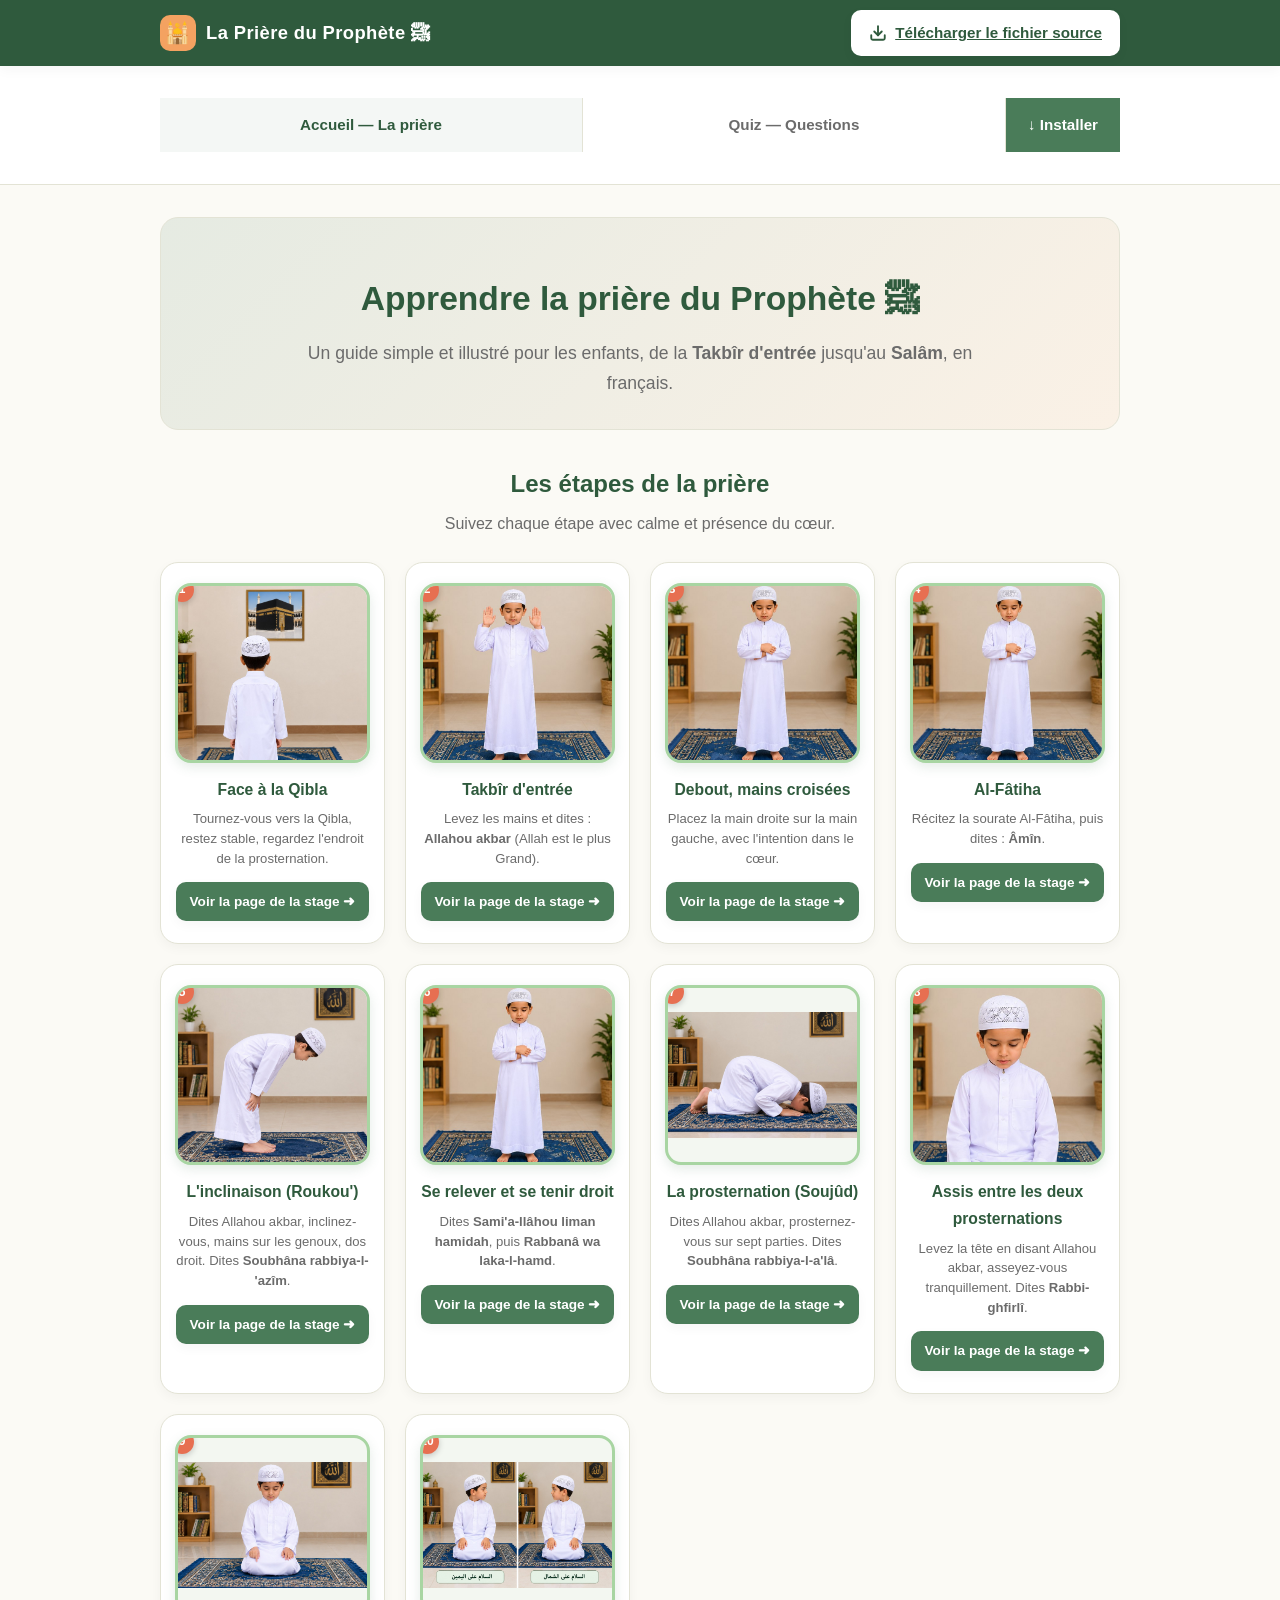
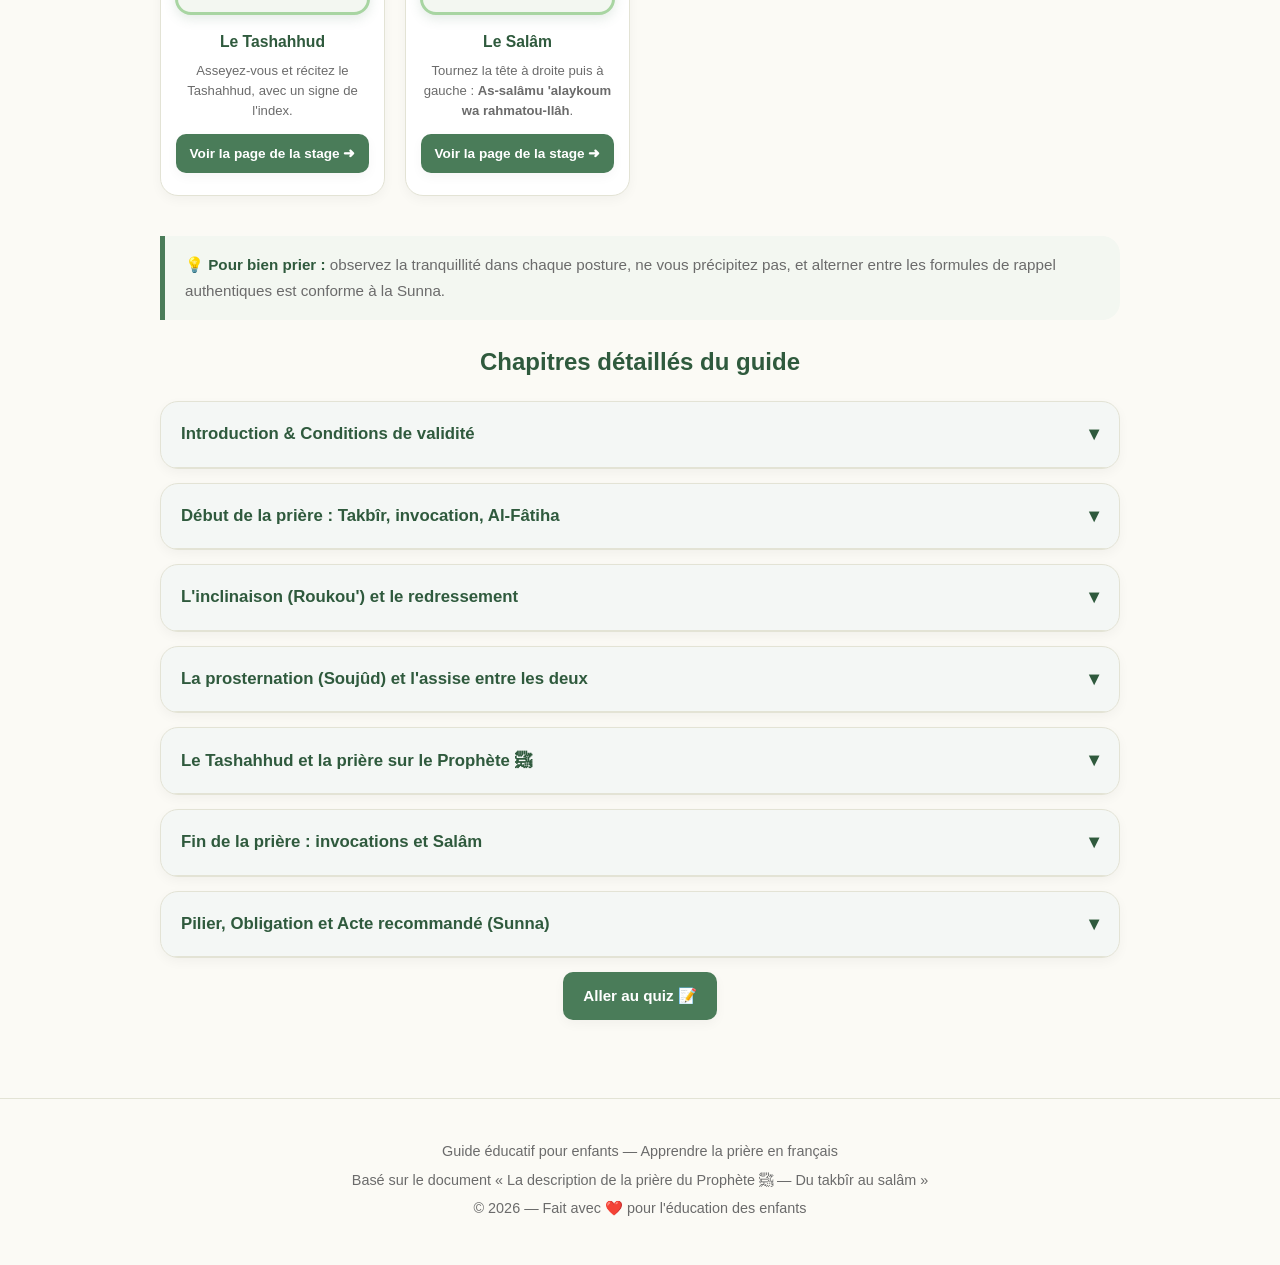
<file: index.html>
<!DOCTYPE html>
<html lang="fr">
<head>
  <meta charset="UTF-8">
  <meta name="viewport" content="width=device-width, initial-scale=1.0">
  <title>La Prière du Prophète ﷺ — Guide pour enfants</title>
  <link rel="stylesheet" href="style.css">
  <meta name="theme-color" content="#4a7c59">
  <link rel="manifest" href="manifest.webmanifest">
  <link rel="apple-touch-icon" href="icons/apple-touch-icon.png">
  <meta name="apple-mobile-web-app-capable" content="yes">
  <meta name="mobile-web-app-capable" content="yes">
  <meta name="apple-mobile-web-app-status-bar-style" content="default">
  <script>
    /* Enregistrement du Service Worker — SITE PUBLIÉ UNIQUEMENT :
       jamais en local (développement), jamais dans une iframe (aperçu). */
    (function () {
      if (!('serviceWorker' in navigator)) return;
      var host = location.hostname;
      var isLocal =
        location.protocol === 'file:' ||
        host === 'localhost' ||
        host === '127.0.0.1' ||
        host === '[::1]';
      if (isLocal) return;
      if (window.self !== window.top) return;
      window.addEventListener('load', function () {
        navigator.serviceWorker.register('sw.js').catch(function () {});
      });
    })();
  </script>
  <script src="install-banner.js"></script>
</head>
<body>

  <!-- ========== Top bar avec bouton PDF activé ========== -->
  <div class="topbar">
    <div class="container">
      <div class="brand">
        <div class="logo">🕌</div>
        <span>La Prière du Prophète ﷺ</span>
      </div>

      <!-- Bouton PDF activé en haut à droite -->
      <a href="Description_priere_et_adhkar_francais.pdf" download="Description_priere_et_adhkar_francais.pdf" class="btn-pdf" title="Télécharger le document source (PDF)">
        <svg viewBox="0 0 24 24" fill="none" stroke="currentColor" stroke-width="2.5" stroke-linecap="round" stroke-linejoin="round">
          <path d="M21 15v4a2 2 0 0 1-2 2H5a2 2 0 0 1-2-2v-4"></path>
          <polyline points="7 10 12 15 17 10"></polyline>
          <line x1="12" y1="15" x2="12" y2="3"></line>
        </svg>
        Télécharger le fichier source
      </a>
    </div>
  </div>

  <!-- ========== Navigation ========== -->
  <nav>
    <div class="container">
      <a href="index.html" class="active">Accueil — La prière</a>
      <a href="quiz.html">Quiz — Questions</a>
      <button type="button" class="nav-install" title="Installer l&apos;application">&#8595; Installer</button>
    </div>
  </nav>

  <div class="container">

    <!-- ========== Hero ========== -->
    <section class="hero">
      <h1>Apprendre la prière du Prophète ﷺ</h1>
      <p>Un guide simple et illustré pour les enfants, de la <b>Takbîr d'entrée</b> jusqu'au <b>Salâm</b>, en français.</p>
    </section>

    <!-- ========== Étapes illustrées ========== -->
    <h2 style="text-align:center; color:var(--primary-dark); margin: 8px 0 6px;">Les étapes de la prière</h2>
    <p style="text-align:center; color:var(--text-light); margin-bottom: 24px;">Suivez chaque étape avec calme et présence du cœur.</p>

    <section class="steps">
      <!-- 1 Qibla -->
      <div class="step">
        <div class="step-img" data-num="1"><img src="images/stage-1-qibla.jpg" alt="Enfant face à la Qibla" loading="lazy"></div>
        <h3>Face à la Qibla</h3>
        <p>Tournez-vous vers la Qibla, restez stable, regardez l'endroit de la prosternation.</p>
        <div class="step-link"><a href="stage-1-qibla.html" class="btn small">Voir la page de la stage ➜</a></div>
      </div>

      <!-- 2 Takbir -->
      <div class="step">
        <div class="step-img" data-num="2"><img src="images/stage-2-takbir.jpg" alt="Enfant faisant le takbir d'entree" loading="lazy"></div>
        <h3>Takbîr d'entrée</h3>
        <p>Levez les mains et dites : <b>Allahou akbar</b> (Allah est le plus Grand).</p>
        <div class="step-link"><a href="stage-2-takbir.html" class="btn small">Voir la page de la stage ➜</a></div>
      </div>

      <!-- 3 Standing / hands -->
      <div class="step">
        <div class="step-img" data-num="3"><img src="images/stage-3-debout.jpg" alt="Enfant debout, mains croisees" loading="lazy"></div>
        <h3>Debout, mains croisées</h3>
        <p>Placez la main droite sur la main gauche, avec l'intention dans le cœur.</p>
        <div class="step-link"><a href="stage-3-intention.html" class="btn small">Voir la page de la stage ➜</a></div>
      </div>

      <!-- 4 Fatiha -->
      <div class="step">
        <div class="step-img" data-num="4"><img src="images/stage-3-debout.jpg" alt="Enfant debout recitant Al-Fatiha" loading="lazy"></div>
        <h3>Al-Fâtiha</h3>
        <p>Récitez la sourate Al-Fâtiha, puis dites : <b>Âmîn</b>.</p>
        <div class="step-link"><a href="stage-4-fatiha.html" class="btn small">Voir la page de la stage ➜</a></div>
      </div>

      <!-- 5 Ruku -->
      <div class="step">
        <div class="step-img" data-num="5"><img src="images/stage-5-inclinaison.jpg" alt="Enfant en inclination (roukou')" loading="lazy"></div>
        <h3>L'inclinaison (Roukou')</h3>
        <p>Dites Allahou akbar, inclinez-vous, mains sur les genoux, dos droit. Dites <b>Soubhâna rabbiya-l-'azîm</b>.</p>
        <div class="step-link"><a href="stage-5-roukou.html" class="btn small">Voir la page de la stage ➜</a></div>
      </div>

      <!-- 6 Standing up -->
      <div class="step">
        <div class="step-img" data-num="6"><img src="images/stage-3-debout.jpg" alt="Enfant se levant et se tenant droit" loading="lazy"></div>
        <h3>Se relever et se tenir droit</h3>
        <p>Dites <b>Sami'a-llâhou liman hamidah</b>, puis <b>Rabbanâ wa laka-l-hamd</b>.</p>
        <div class="step-link"><a href="stage-6-relever.html" class="btn small">Voir la page de la stage ➜</a></div>
      </div>

      <!-- 7 Sujud -->
      <div class="step">
        <div class="step-img" data-num="7"><img src="images/stage-7-prosternation.jpg" alt="Enfant en prosternation" loading="lazy"></div>
        <h3>La prosternation (Soujûd)</h3>
        <p>Dites Allahou akbar, prosternez-vous sur sept parties. Dites <b>Soubhâna rabbiya-l-a'lâ</b>.</p>
        <div class="step-link"><a href="stage-7-soujoud.html" class="btn small">Voir la page de la stage ➜</a></div>
      </div>

      <!-- 8 Sitting between -->
      <div class="step">
        <div class="step-img" data-num="8"><img src="images/stage-8-assis.jpg" alt="Enfant assis entre deux prosternations" loading="lazy"></div>
        <h3>Assis entre les deux prosternations</h3>
        <p>Levez la tête en disant Allahou akbar, asseyez-vous tranquillement. Dites <b>Rabbi-ghfirlî</b>.</p>
        <div class="step-link"><a href="stage-8-assis.html" class="btn small">Voir la page de la stage ➜</a></div>
      </div>

      <!-- 9 Tashahhud -->
      <div class="step">
        <div class="step-img" data-num="9"><img src="images/stage-9-tashahoud.jpg" alt="Enfant assis en tashahhud" loading="lazy"></div>
        <h3>Le Tashahhud</h3>
        <p>Asseyez-vous et récitez le Tashahhud, avec un signe de l'index.</p>
        <div class="step-link"><a href="stage-9-tashahhud.html" class="btn small">Voir la page de la stage ➜</a></div>
      </div>

      <!-- 10 Salam -->
      <div class="step">
        <div class="step-img" data-num="10"><img src="images/stage-10-salam.jpg" alt="Enfant faisant le salam" loading="lazy"></div>
        <h3>Le Salâm</h3>
        <p>Tournez la tête à droite puis à gauche : <b>As-salâmu 'alaykoum wa rahmatou-llâh</b>.</p>
        <div class="step-link"><a href="stage-10-salam.html" class="btn small">Voir la page de la stage ➜</a></div>
      </div>
    </section>

    <div class="callout">
      <strong>💡 Pour bien prier :</strong> observez la tranquillité dans chaque posture, ne vous précipitez pas, et alterner entre les formules de rappel authentiques est conforme à la Sunna.
    </div>

    <!-- ========== Chapitres détaillés (accordéon) ========== -->
    <h2 style="text-align:center; color:var(--primary-dark); margin: 10px 0 18px;">Chapitres détaillés du guide</h2>

    <section class="chapters">
      <div class="chapter">
        <div class="chapter-head">Introduction &amp; Conditions de validité <span class="chevron">▾</span></div>
        <div class="chapter-body">
          <p>La prière est le pilier le plus important de l'islam après les deux attestations de foi. Le Prophète ﷺ a dit : <i>« Priez comme vous m'avez vu prier »</i>.</p>
          <p><strong>Conditions :</strong> l'islam, la raison, le discernement, l'entrée de l'heure, la purification (ablutions/bain/tayammoum), l'élimination des impuretés, la couverture de la nudité, l'orientation vers la Qibla et l'intention dans le cœur.</p>
        </div>
      </div>

      <div class="chapter">
        <div class="chapter-head">Début de la prière : Takbîr, invocation, Al-Fâtiha <span class="chevron">▾</span></div>
        <div class="chapter-body">
          <p>Le <b>takbîr d'entrée</b> (<i>Allahou akbar</i>) est un pilier : la prière ne commence pas sans lui. Le fidèle lève les mains, place la droite sur la gauche, puis récite une invocation d'ouverture, demande protection contre Satan, et récite Al-Fâtiha (<i>pilier</i>) puis <i>Âmîn</i>.</p>
        </div>
      </div>

      <div class="chapter">
        <div class="chapter-head">L'inclinaison (Roukou') et le redressement <span class="chevron">▾</span></div>
        <div class="chapter-body">
          <p>Après la récitation, le fidèle dit <i>Allahou akbar</i>, s'incline, pose les mains sur les genoux, garde le dos droit et dit <i>Soubhâna rabbiya-l-'azîm</i>. En se relevant : <i>Sami'a-llâhou liman hamidah</i> / <i>Rabbanâ wa laka-l-hamd</i>. Le redressement complet est un pilier.</p>
        </div>
      </div>

      <div class="chapter">
        <div class="chapter-head">La prosternation (Soujûd) et l'assise entre les deux <span class="chevron">▾</span></div>
        <div class="chapter-body">
          <p>Le fidèle dit <i>Allahou akbar</i> et se prosterne sur sept parties (front avec le nez, deux mains, deux genoux, extrémités des deux pieds). Formule : <i>Soubhâna rabbiya-l-a'lâ</i>. Entre les deux prosternations, il dit <i>Rabbi-ghfirlî</i>.</p>
        </div>
      </div>

      <div class="chapter">
        <div class="chapter-head">Le Tashahhud et la prière sur le Prophète ﷺ <span class="chevron">▾</span></div>
        <div class="chapter-body">
          <p>Le Tashahhud est un pilier. Le fidèle y fait un signe de l'index. Puis il prie sur le Prophète avec la formule abrahamique (<i>Allahoumma salli 'alâ Mouhammad...</i>).</p>
        </div>
      </div>

      <div class="chapter">
        <div class="chapter-head">Fin de la prière : invocations et Salâm <span class="chevron">▾</span></div>
        <div class="chapter-body">
          <p>Avant le Salâm, on demande protection contre quatre choses. Après le Salâm, on demande pardon trois fois (<i>Astaghfirou-llâh</i>), puis on dit les rappels : attestation de l'unicité, tasbîh, tahmîd, takbîr, Âyat al-Koursî et les sourates protectrices (Al-Ikhlâs, Al-Falaq, An-Nâs).</p>
        </div>
      </div>

      <div class="chapter">
        <div class="chapter-head">Pilier, Obligation et Acte recommandé (Sunna) <span class="chevron">▾</span></div>
        <div class="chapter-body">
          <p><b>Pilier :</b> partie constitutive sans laquelle la prière n'est pas valide (ex. takbîr d'entrée, Al-Fâtiha, Roukou', Soujûd, Tashahhud final, Salâm). <b>Obligation :</b> abandon délibéré = péché ; oubli compensé par la prosternation de l'oubli. <b>Acte recommandé :</b> récompensé si fait, non péché si omis (ex. invocation d'ouverture).</p>
        </div>
      </div>
    </section>

    <div style="text-align:center;">
      <a href="quiz.html" class="btn">Aller au quiz 📝</a>
    </div>

  </div>

  <footer>
    <p>Guide éducatif pour enfants — Apprendre la prière en français</p>
    <p>Basé sur le document « La description de la prière du Prophète ﷺ — Du takbîr au salâm »</p>
    <p>&copy; 2026 — Fait avec ❤️ pour l'éducation des enfants</p>
  </footer>

  <script src="script.js"></script>

</body>
</html>
</file>
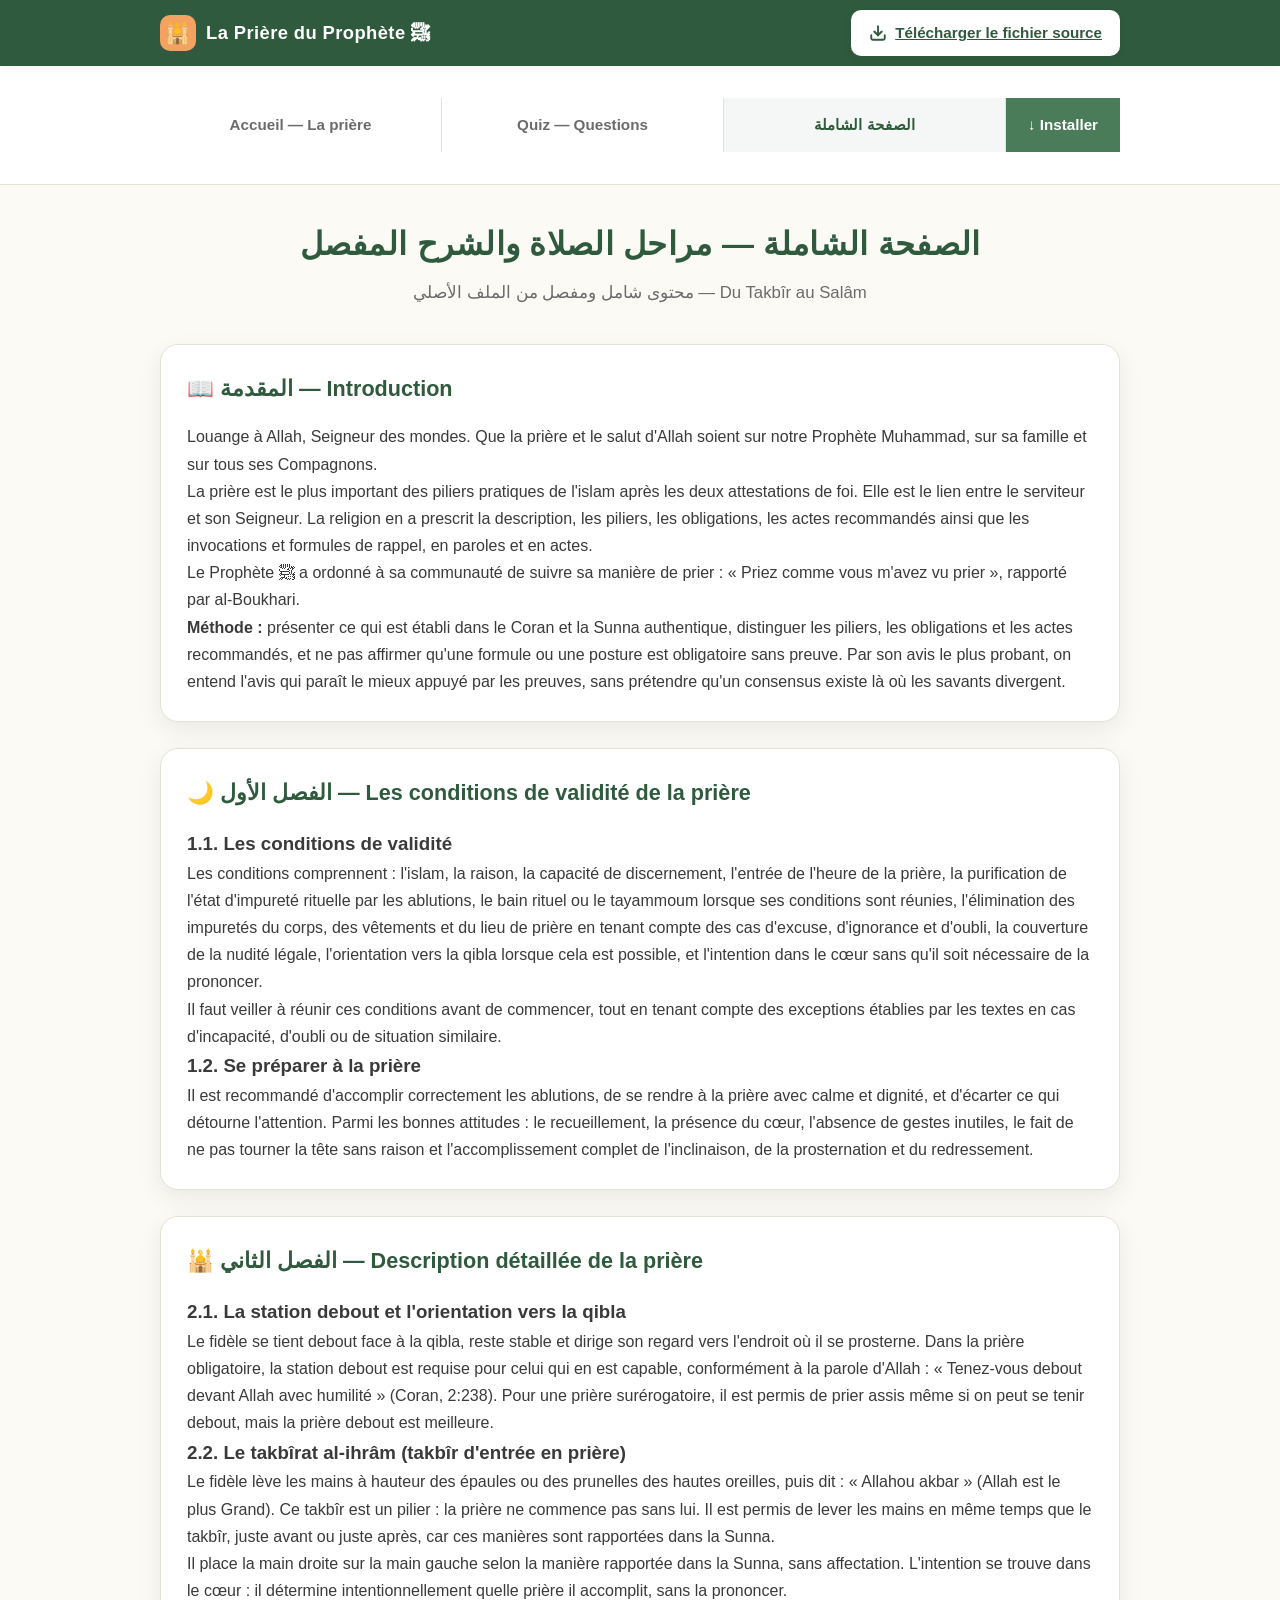
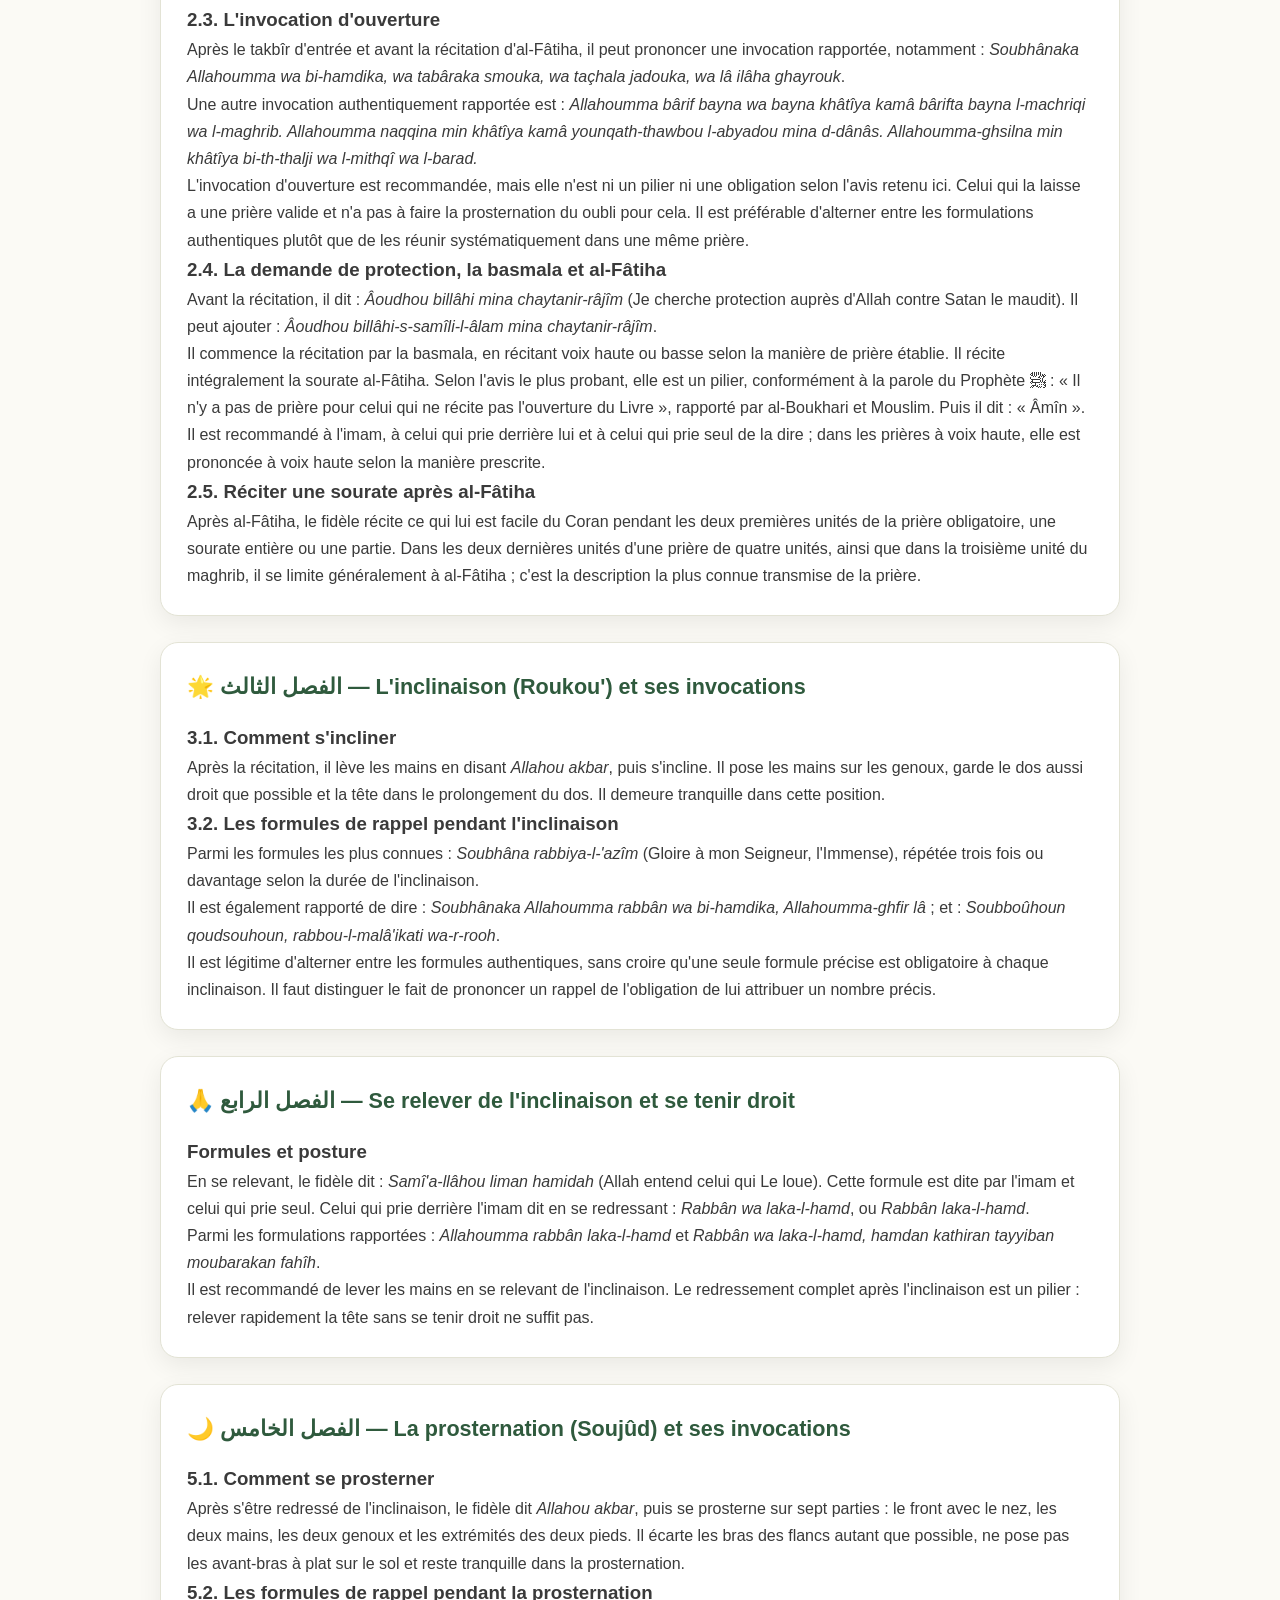
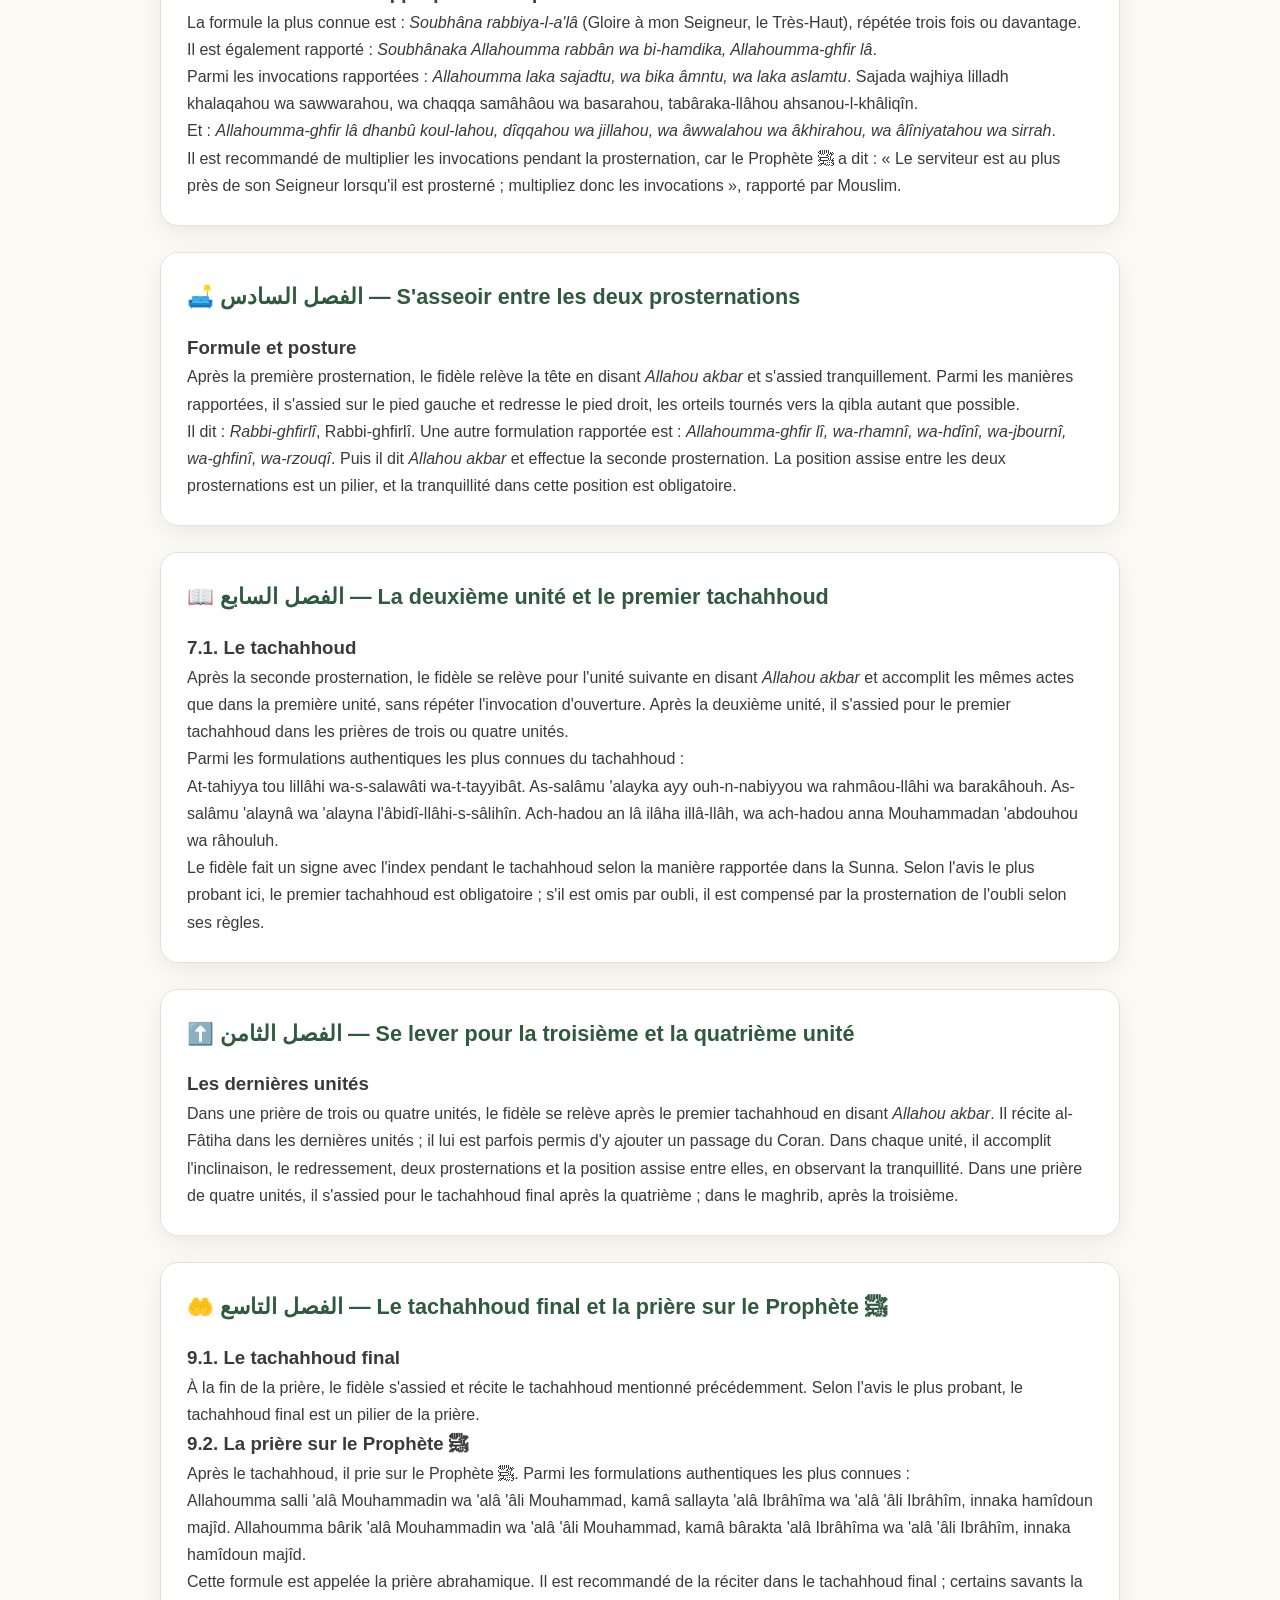
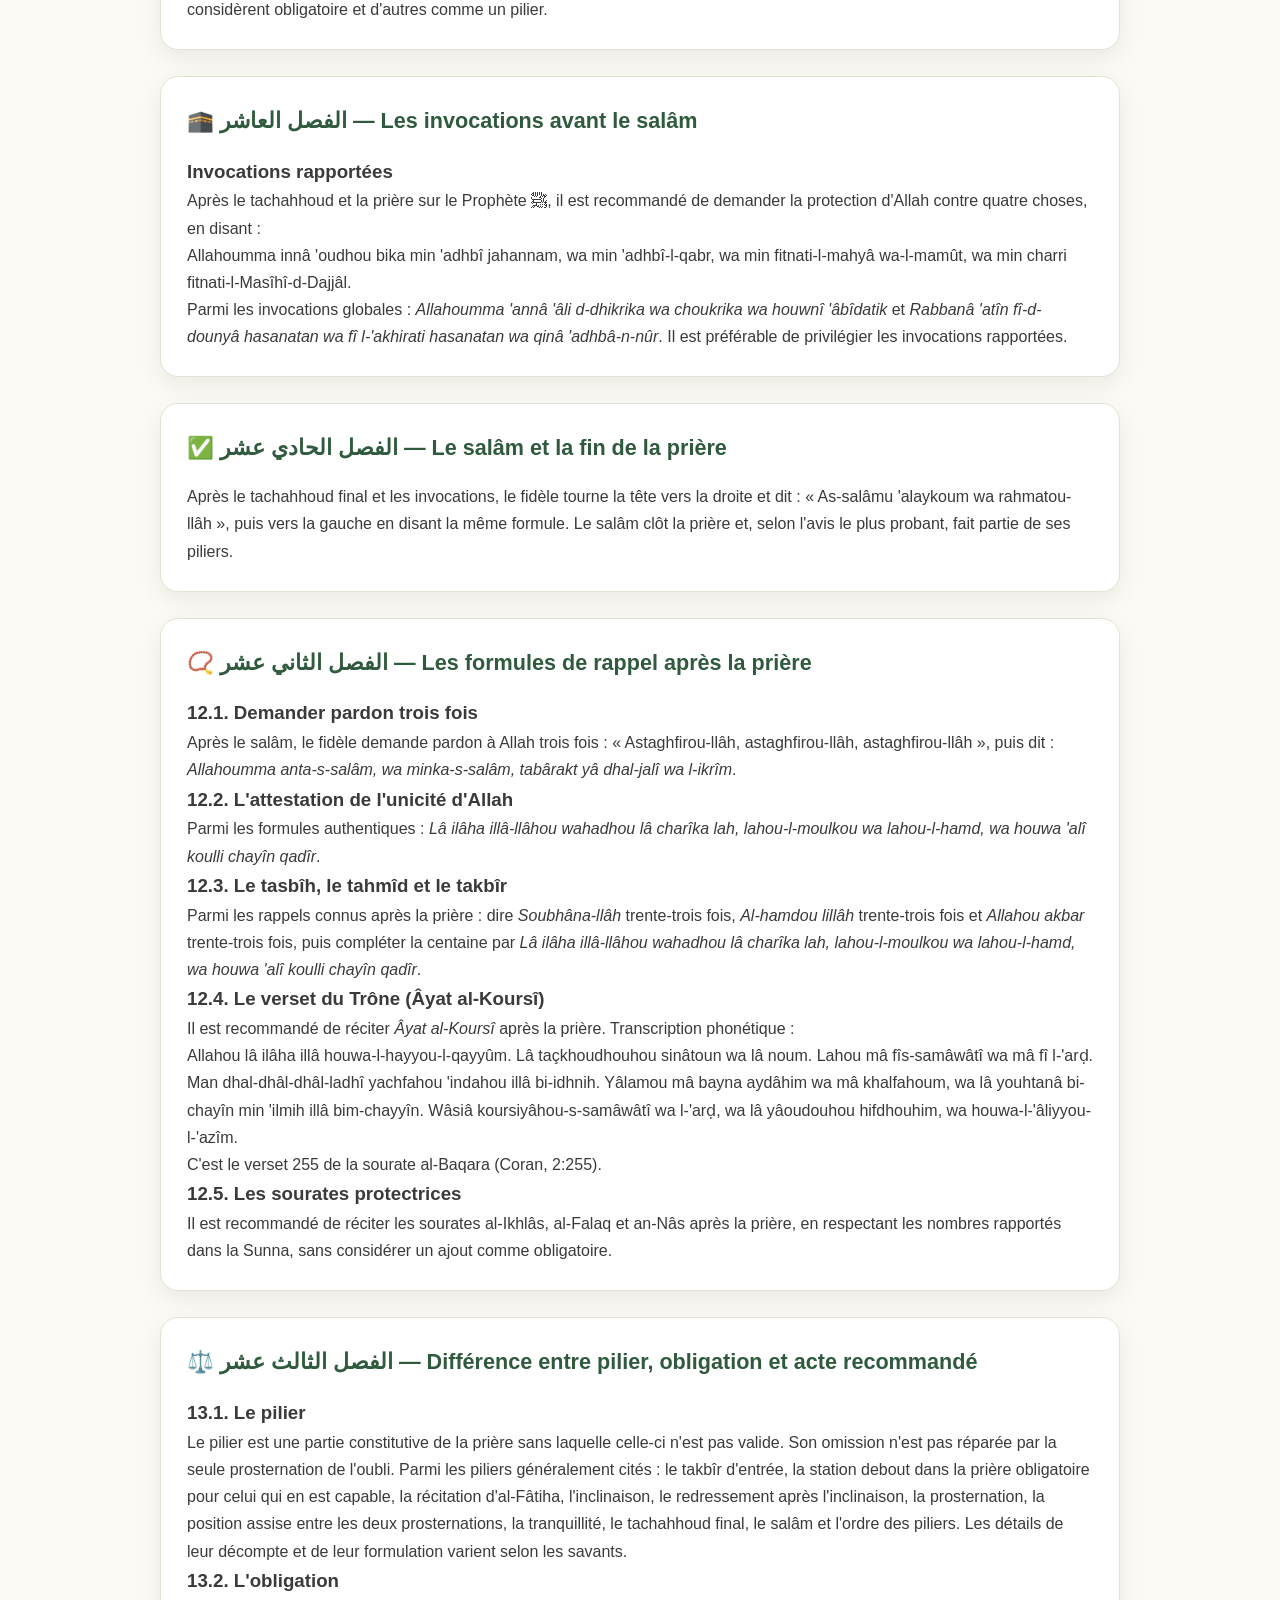
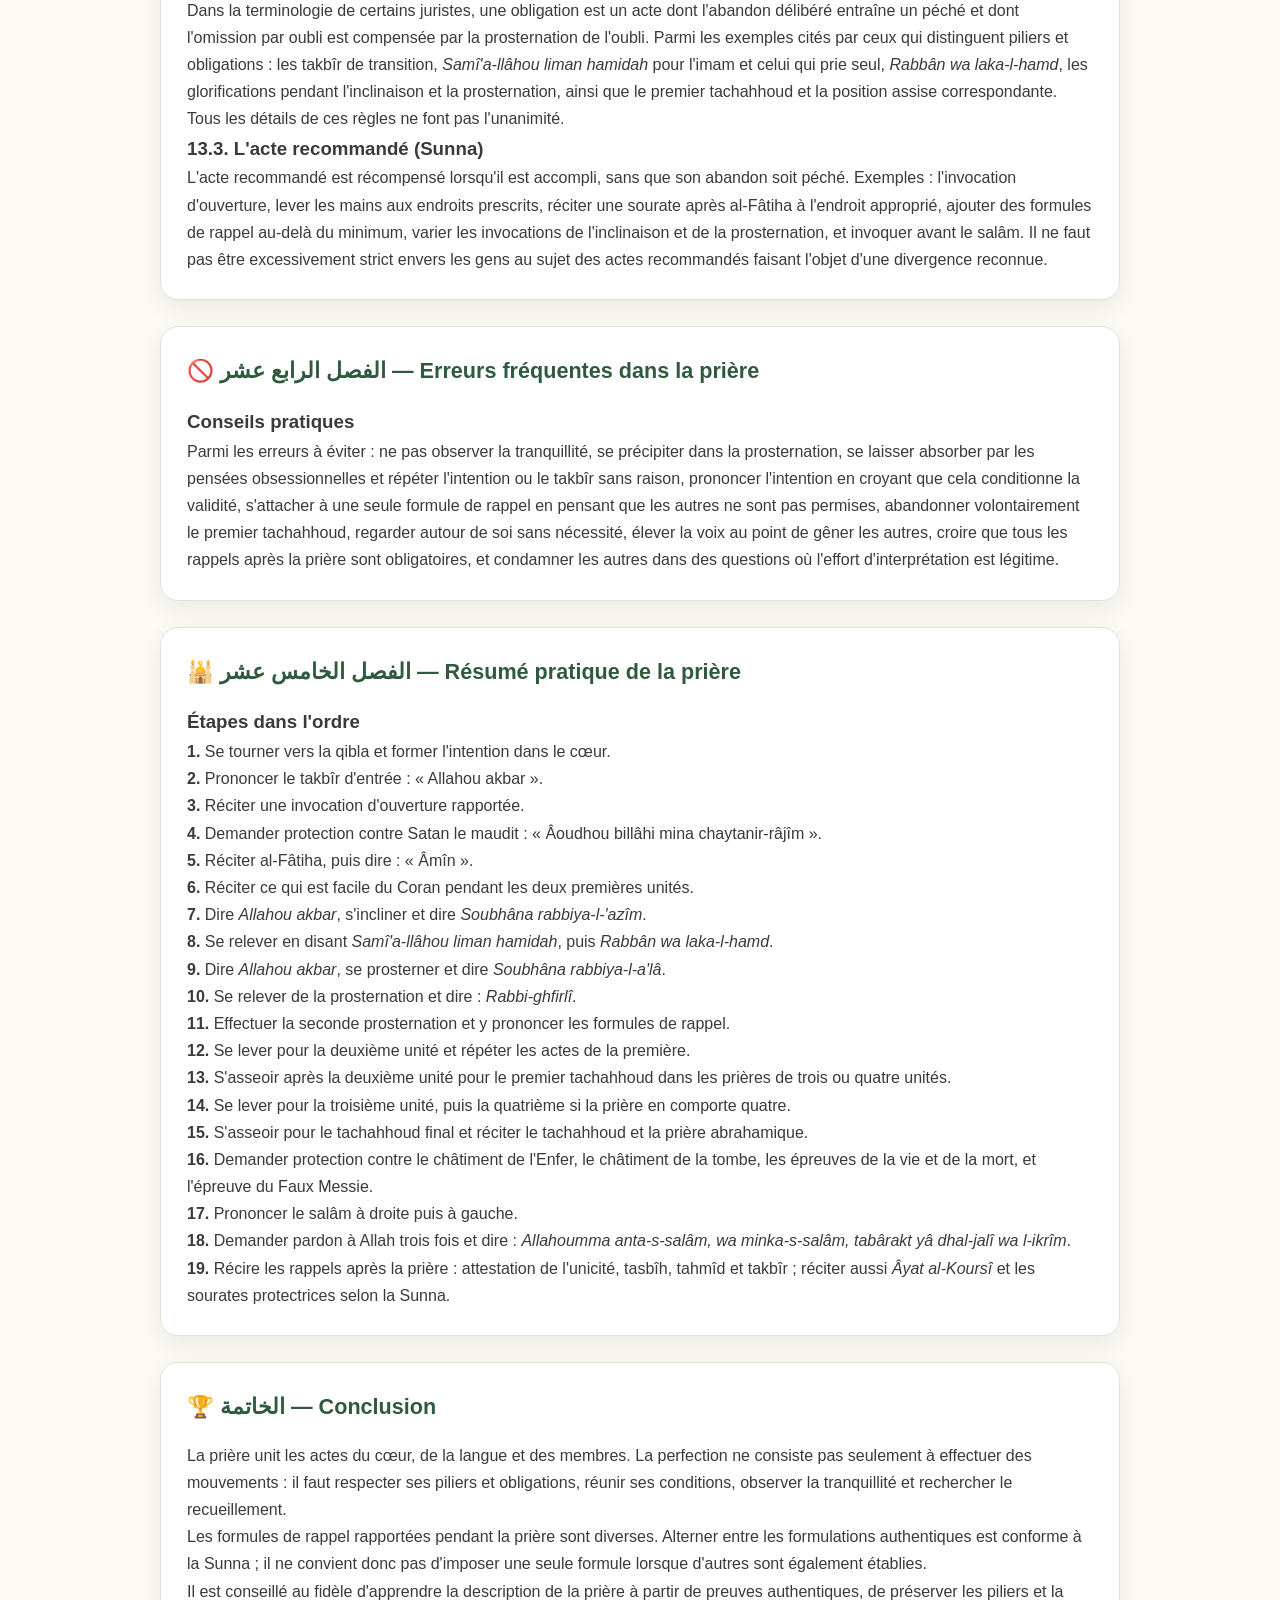
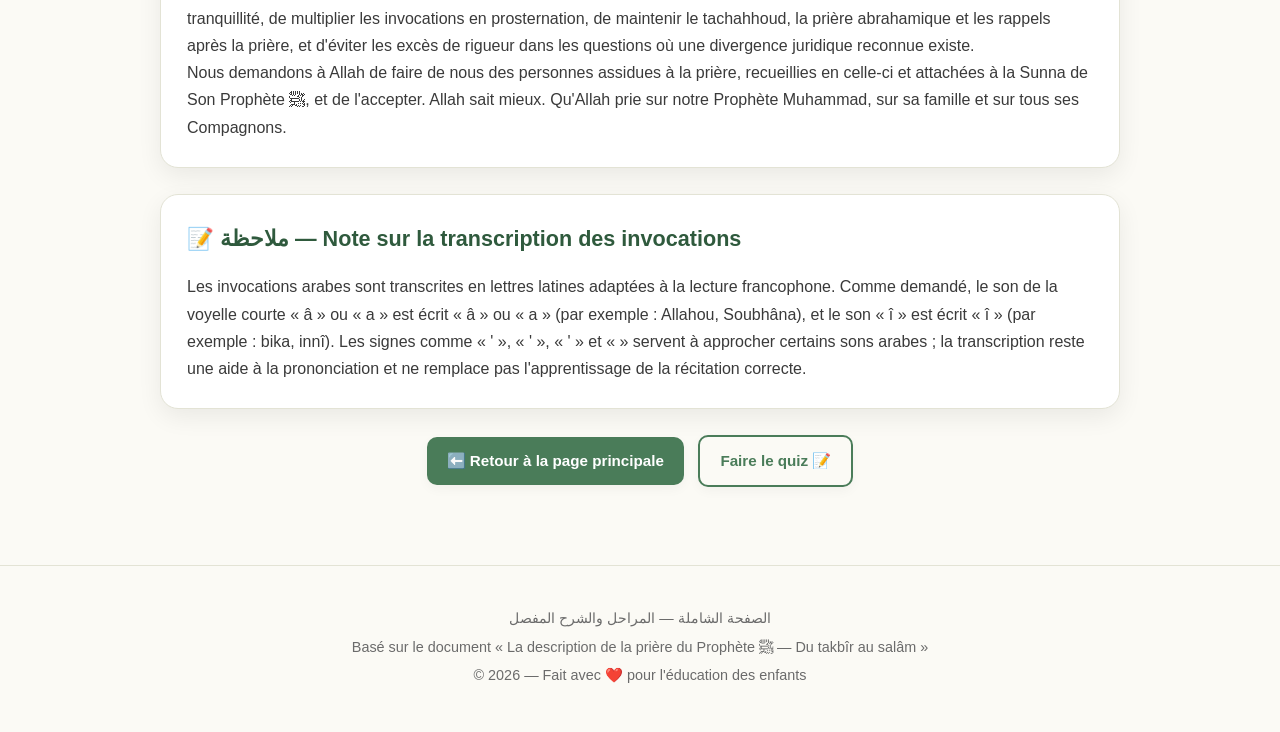
<file: guide.html>
<!DOCTYPE html>
<html lang="fr">
<head>
  <meta charset="UTF-8">
  <meta name="viewport" content="width=device-width, initial-scale=1.0">
  <title>الصفحة الشاملة — مراحل الصلاة</title>
  <link rel="stylesheet" href="style.css">
  <meta name="theme-color" content="#4a7c59">
  <link rel="manifest" href="manifest.webmanifest">
  <link rel="apple-touch-icon" href="icons/apple-touch-icon.png">
  <meta name="apple-mobile-web-app-capable" content="yes">
  <meta name="mobile-web-app-capable" content="yes">
  <meta name="apple-mobile-web-app-status-bar-style" content="default">
  <script>
    /* Enregistrement du Service Worker — SITE PUBLIÉ UNIQUEMENT :
       jamais en local (développement), jamais dans une iframe (aperçu). */
    (function () {
      if (!('serviceWorker' in navigator)) return;
      var host = location.hostname;
      var isLocal =
        location.protocol === 'file:' ||
        host === 'localhost' ||
        host === '127.0.0.1' ||
        host === '[::1]';
      if (isLocal) return;
      if (window.self !== window.top) return;
      window.addEventListener('load', function () {
        navigator.serviceWorker.register('sw.js').catch(function () {});
      });
    })();
  </script>
  <script src="install-banner.js"></script>
</head>
<body>

  <div class="topbar">
    <div class="container">
      <div class="brand">
        <div class="logo">🕌</div>
        <span>La Prière du Prophète ﷺ</span>
      </div>
      <a href="Description_priere_et_adhkar_francais.pdf" download class="btn-pdf" title="Télécharger le document source (PDF)">
        <svg viewBox="0 0 24 24" fill="none" stroke="currentColor" stroke-width="2.5" stroke-linecap="round" stroke-linejoin="round">
          <path d="M21 15v4a2 2 0 0 1-2 2H5a2 2 0 0 1-2-2v-4"></path>
          <polyline points="7 10 12 15 17 10"></polyline>
          <line x1="12" y1="15" x2="12" y2="3"></line>
        </svg>
        Télécharger le fichier source
      </a>
    </div>
  </div>

  <nav>
    <div class="container">
      <a href="index.html">Accueil — La prière</a>
      <a href="quiz.html">Quiz — Questions</a>
      <a href="guide.html" class="active">الصفحة الشاملة</a>
      <button type="button" class="nav-install" title="Installer l&apos;application">&#8595; Installer</button>
    </div>
  </nav>

  <div class="container">

    <h1 class="page-title">الصفحة الشاملة — مراحل الصلاة والشرح المفصل</h1>
    <p class="page-subtitle">محتوى شامل ومفصل من الملف الأصلي — Du Takbîr au Salâm</p>

    <section class="card">
      <h2>📖 المقدمة — Introduction</h2>
      <p>Louange à Allah, Seigneur des mondes. Que la prière et le salut d'Allah soient sur notre Prophète Muhammad, sur sa famille et sur tous ses Compagnons.</p>
      <p>La prière est le plus important des piliers pratiques de l'islam après les deux attestations de foi. Elle est le lien entre le serviteur et son Seigneur. La religion en a prescrit la description, les piliers, les obligations, les actes recommandés ainsi que les invocations et formules de rappel, en paroles et en actes.</p>
      <p>Le Prophète ﷺ a ordonné à sa communauté de suivre sa manière de prier : « Priez comme vous m'avez vu prier », rapporté par al-Boukhari.</p>
      <p><strong>Méthode :</strong> présenter ce qui est établi dans le Coran et la Sunna authentique, distinguer les piliers, les obligations et les actes recommandés, et ne pas affirmer qu'une formule ou une posture est obligatoire sans preuve. Par son avis le plus probant, on entend l'avis qui paraît le mieux appuyé par les preuves, sans prétendre qu'un consensus existe là où les savants divergent.</p>
    </section>

    <section class="card">
      <h2>🌙 الفصل الأول — Les conditions de validité de la prière</h2>
      <h3>1.1. Les conditions de validité</h3>
      <p>Les conditions comprennent : l'islam, la raison, la capacité de discernement, l'entrée de l'heure de la prière, la purification de l'état d'impureté rituelle par les ablutions, le bain rituel ou le tayammoum lorsque ses conditions sont réunies, l'élimination des impuretés du corps, des vêtements et du lieu de prière en tenant compte des cas d'excuse, d'ignorance et d'oubli, la couverture de la nudité légale, l'orientation vers la qibla lorsque cela est possible, et l'intention dans le cœur sans qu'il soit nécessaire de la prononcer.</p>
      <p>Il faut veiller à réunir ces conditions avant de commencer, tout en tenant compte des exceptions établies par les textes en cas d'incapacité, d'oubli ou de situation similaire.</p>

      <h3>1.2. Se préparer à la prière</h3>
      <p>Il est recommandé d'accomplir correctement les ablutions, de se rendre à la prière avec calme et dignité, et d'écarter ce qui détourne l'attention. Parmi les bonnes attitudes : le recueillement, la présence du cœur, l'absence de gestes inutiles, le fait de ne pas tourner la tête sans raison et l'accomplissement complet de l'inclinaison, de la prosternation et du redressement.</p>
    </section>

    <section class="card">
      <h2>🕌 الفصل الثاني — Description détaillée de la prière</h2>

      <h3>2.1. La station debout et l'orientation vers la qibla</h3>
      <p>Le fidèle se tient debout face à la qibla, reste stable et dirige son regard vers l'endroit où il se prosterne. Dans la prière obligatoire, la station debout est requise pour celui qui en est capable, conformément à la parole d'Allah : « Tenez-vous debout devant Allah avec humilité » (Coran, 2:238). Pour une prière surérogatoire, il est permis de prier assis même si on peut se tenir debout, mais la prière debout est meilleure.</p>

      <h3>2.2. Le takbîrat al-ihrâm (takbîr d'entrée en prière)</h3>
      <p>Le fidèle lève les mains à hauteur des épaules ou des prunelles des hautes oreilles, puis dit : « Allahou akbar » (Allah est le plus Grand). Ce takbîr est un pilier : la prière ne commence pas sans lui. Il est permis de lever les mains en même temps que le takbîr, juste avant ou juste après, car ces manières sont rapportées dans la Sunna.</p>
      <p>Il place la main droite sur la main gauche selon la manière rapportée dans la Sunna, sans affectation. L'intention se trouve dans le cœur : il détermine intentionnellement quelle prière il accomplit, sans la prononcer.</p>

      <h3>2.3. L'invocation d'ouverture</h3>
      <p>Après le takbîr d'entrée et avant la récitation d'al-Fâtiha, il peut prononcer une invocation rapportée, notamment : <i>Soubhânaka Allahoumma wa bi-hamdika, wa tabâraka smouka, wa taçhala jadouka, wa lâ ilâha ghayrouk</i>.</p>
      <p>Une autre invocation authentiquement rapportée est : <i>Allahoumma bârif bayna wa bayna khâtîya kamâ bârifta bayna l-machriqi wa l-maghrib. Allahoumma naqqina min khâtîya kamâ younqath-thawbou l-abyadou mina d-dânâs. Allahoumma-ghsilna min khâtîya bi-th-thalji wa l-mithqî wa l-barad.</i></p>
      <p>L'invocation d'ouverture est recommandée, mais elle n'est ni un pilier ni une obligation selon l'avis retenu ici. Celui qui la laisse a une prière valide et n'a pas à faire la prosternation du oubli pour cela. Il est préférable d'alterner entre les formulations authentiques plutôt que de les réunir systématiquement dans une même prière.</p>

      <h3>2.4. La demande de protection, la basmala et al-Fâtiha</h3>
      <p>Avant la récitation, il dit : <i>Âoudhou billâhi mina chaytanir-râjîm</i> (Je cherche protection auprès d'Allah contre Satan le maudit). Il peut ajouter : <i>Âoudhou billâhi-s-samîli-l-âlam mina chaytanir-râjîm</i>.</p>
      <p>Il commence la récitation par la basmala, en récitant voix haute ou basse selon la manière de prière établie. Il récite intégralement la sourate al-Fâtiha. Selon l'avis le plus probant, elle est un pilier, conformément à la parole du Prophète ﷺ : « Il n'y a pas de prière pour celui qui ne récite pas l'ouverture du Livre », rapporté par al-Boukhari et Mouslim. Puis il dit : « Âmîn ». Il est recommandé à l'imam, à celui qui prie derrière lui et à celui qui prie seul de la dire ; dans les prières à voix haute, elle est prononcée à voix haute selon la manière prescrite.</p>

      <h3>2.5. Réciter une sourate après al-Fâtiha</h3>
      <p>Après al-Fâtiha, le fidèle récite ce qui lui est facile du Coran pendant les deux premières unités de la prière obligatoire, une sourate entière ou une partie. Dans les deux dernières unités d'une prière de quatre unités, ainsi que dans la troisième unité du maghrib, il se limite généralement à al-Fâtiha ; c'est la description la plus connue transmise de la prière.</p>
    </section>

    <section class="card">
      <h2>🌟 الفصل الثالث — L'inclinaison (Roukou') et ses invocations</h2>

      <h3>3.1. Comment s'incliner</h3>
      <p>Après la récitation, il lève les mains en disant <i>Allahou akbar</i>, puis s'incline. Il pose les mains sur les genoux, garde le dos aussi droit que possible et la tête dans le prolongement du dos. Il demeure tranquille dans cette position.</p>

      <h3>3.2. Les formules de rappel pendant l'inclinaison</h3>
      <p>Parmi les formules les plus connues : <i>Soubhâna rabbiya-l-'azîm</i> (Gloire à mon Seigneur, l'Immense), répétée trois fois ou davantage selon la durée de l'inclinaison.</p>
      <p>Il est également rapporté de dire : <i>Soubhânaka Allahoumma rabbân wa bi-hamdika, Allahoumma-ghfir lâ</i> ; et : <i>Soubboûhoun qoudsouhoun, rabbou-l-malâ'ikati wa-r-rooh</i>.</p>
      <p>Il est légitime d'alterner entre les formules authentiques, sans croire qu'une seule formule précise est obligatoire à chaque inclinaison. Il faut distinguer le fait de prononcer un rappel de l'obligation de lui attribuer un nombre précis.</p>
    </section>

    <section class="card">
      <h2>🙏 الفصل الرابع — Se relever de l'inclinaison et se tenir droit</h2>
      <h3>Formules et posture</h3>
      <p>En se relevant, le fidèle dit : <i>Samî'a-llâhou liman hamidah</i> (Allah entend celui qui Le loue). Cette formule est dite par l'imam et celui qui prie seul. Celui qui prie derrière l'imam dit en se redressant : <i>Rabbân wa laka-l-hamd</i>, ou <i>Rabbân laka-l-hamd</i>.</p>
      <p>Parmi les formulations rapportées : <i>Allahoumma rabbân laka-l-hamd</i> et <i>Rabbân wa laka-l-hamd, hamdan kathiran tayyiban moubarakan fahîh</i>.</p>
      <p>Il est recommandé de lever les mains en se relevant de l'inclinaison. Le redressement complet après l'inclinaison est un pilier : relever rapidement la tête sans se tenir droit ne suffit pas.</p>
    </section>

    <section class="card">
      <h2>🌙 الفصل الخامس — La prosternation (Soujûd) et ses invocations</h2>

      <h3>5.1. Comment se prosterner</h3>
      <p>Après s'être redressé de l'inclinaison, le fidèle dit <i>Allahou akbar</i>, puis se prosterne sur sept parties : le front avec le nez, les deux mains, les deux genoux et les extrémités des deux pieds. Il écarte les bras des flancs autant que possible, ne pose pas les avant-bras à plat sur le sol et reste tranquille dans la prosternation.</p>

      <h3>5.2. Les formules de rappel pendant la prosternation</h3>
      <p>La formule la plus connue est : <i>Soubhâna rabbiya-l-a'lâ</i> (Gloire à mon Seigneur, le Très-Haut), répétée trois fois ou davantage. Il est également rapporté : <i>Soubhânaka Allahoumma rabbân wa bi-hamdika, Allahoumma-ghfir lâ</i>.</p>
      <p>Parmi les invocations rapportées : <i>Allahoumma laka sajadtu, wa bika âmntu, wa laka aslamtu</i>. Sajada wajhiya lilladh khalaqahou wa sawwarahou, wa chaqqa samâhâou wa basarahou, tabâraka-llâhou ahsanou-l-khâliqîn.</p>
      <p>Et : <i>Allahoumma-ghfir lâ dhanbû koul-lahou, dîqqahou wa jillahou, wa âwwalahou wa âkhirahou, wa âlîniyatahou wa sirrah</i>.</p>
      <p>Il est recommandé de multiplier les invocations pendant la prosternation, car le Prophète ﷺ a dit : « Le serviteur est au plus près de son Seigneur lorsqu'il est prosterné ; multipliez donc les invocations », rapporté par Mouslim.</p>
    </section>

    <section class="card">
      <h2>🛋️ الفصل السادس — S'asseoir entre les deux prosternations</h2>
      <h3>Formule et posture</h3>
      <p>Après la première prosternation, le fidèle relève la tête en disant <i>Allahou akbar</i> et s'assied tranquillement. Parmi les manières rapportées, il s'assied sur le pied gauche et redresse le pied droit, les orteils tournés vers la qibla autant que possible.</p>
      <p>Il dit : <i>Rabbi-ghfirlî</i>, Rabbi-ghfirlî. Une autre formulation rapportée est : <i>Allahoumma-ghfir lî, wa-rhamnî, wa-hdînî, wa-jbournî, wa-ghfinî, wa-rzouqî</i>. Puis il dit <i>Allahou akbar</i> et effectue la seconde prosternation. La position assise entre les deux prosternations est un pilier, et la tranquillité dans cette position est obligatoire.</p>
    </section>

    <section class="card">
      <h2>📖 الفصل السابع — La deuxième unité et le premier tachahhoud</h2>
      <h3>7.1. Le tachahhoud</h3>
      <p>Après la seconde prosternation, le fidèle se relève pour l'unité suivante en disant <i>Allahou akbar</i> et accomplit les mêmes actes que dans la première unité, sans répéter l'invocation d'ouverture. Après la deuxième unité, il s'assied pour le premier tachahhoud dans les prières de trois ou quatre unités.</p>
      <p>Parmi les formulations authentiques les plus connues du tachahhoud :</p>
      <div class="aya">At-tahiyya tou lillâhi wa-s-salawâti wa-t-tayyibât. As-salâmu 'alayka ayy ouh-n-nabiyyou wa rahmâou-llâhi wa barakâhouh. As-salâmu 'alaynâ wa 'alayna l'âbidî-llâhi-s-sâlihîn. Ach-hadou an lâ ilâha illâ-llâh, wa ach-hadou anna Mouhammadan 'abdouhou wa râhouluh.</div>
      <p>Le fidèle fait un signe avec l'index pendant le tachahhoud selon la manière rapportée dans la Sunna. Selon l'avis le plus probant ici, le premier tachahhoud est obligatoire ; s'il est omis par oubli, il est compensé par la prosternation de l'oubli selon ses règles.</p>
    </section>

    <section class="card">
      <h2>⬆️ الفصل الثامن — Se lever pour la troisième et la quatrième unité</h2>
      <h3>Les dernières unités</h3>
      <p>Dans une prière de trois ou quatre unités, le fidèle se relève après le premier tachahhoud en disant <i>Allahou akbar</i>. Il récite al-Fâtiha dans les dernières unités ; il lui est parfois permis d'y ajouter un passage du Coran. Dans chaque unité, il accomplit l'inclinaison, le redressement, deux prosternations et la position assise entre elles, en observant la tranquillité. Dans une prière de quatre unités, il s'assied pour le tachahhoud final après la quatrième ; dans le maghrib, après la troisième.</p>
    </section>

    <section class="card">
      <h2>🤲 الفصل التاسع — Le tachahhoud final et la prière sur le Prophète ﷺ</h2>

      <h3>9.1. Le tachahhoud final</h3>
      <p>À la fin de la prière, le fidèle s'assied et récite le tachahhoud mentionné précédemment. Selon l'avis le plus probant, le tachahhoud final est un pilier de la prière.</p>

      <h3>9.2. La prière sur le Prophète ﷺ</h3>
      <p>Après le tachahhoud, il prie sur le Prophète ﷺ. Parmi les formulations authentiques les plus connues :</p>
      <div class="aya">Allahoumma salli 'alâ Mouhammadin wa 'alâ 'âli Mouhammad, kamâ sallayta 'alâ Ibrâhîma wa 'alâ 'âli Ibrâhîm, innaka hamîdoun majîd. Allahoumma bârik 'alâ Mouhammadin wa 'alâ 'âli Mouhammad, kamâ bârakta 'alâ Ibrâhîma wa 'alâ 'âli Ibrâhîm, innaka hamîdoun majîd.</div>
      <p>Cette formule est appelée la prière abrahamique. Il est recommandé de la réciter dans le tachahhoud final ; certains savants la considèrent obligatoire et d'autres comme un pilier.</p>
    </section>

    <section class="card">
      <h2>🕋 الفصل العاشر — Les invocations avant le salâm</h2>
      <h3>Invocations rapportées</h3>
      <p>Après le tachahhoud et la prière sur le Prophète ﷺ, il est recommandé de demander la protection d'Allah contre quatre choses, en disant :</p>
      <div class="aya">Allahoumma innâ 'oudhou bika min 'adhbî jahannam, wa min 'adhbî-l-qabr, wa min fitnati-l-mahyâ wa-l-mamût, wa min charri fitnati-l-Masîhî-d-Dajjâl.</div>
      <p>Parmi les invocations globales : <i>Allahoumma 'annâ 'âli d-dhikrika wa choukrika wa houwnî 'âbîdatik</i> et <i>Rabbanâ 'atîn fî-d-dounyâ hasanatan wa fî l-'akhirati hasanatan wa qinâ 'adhbâ-n-nûr</i>. Il est préférable de privilégier les invocations rapportées.</p>
    </section>

    <section class="card">
      <h2>✅ الفصل الحادي عشر — Le salâm et la fin de la prière</h2>
      <p>Après le tachahhoud final et les invocations, le fidèle tourne la tête vers la droite et dit : « As-salâmu 'alaykoum wa rahmatou-llâh », puis vers la gauche en disant la même formule. Le salâm clôt la prière et, selon l'avis le plus probant, fait partie de ses piliers.</p>
    </section>

    <section class="card">
      <h2>📿 الفصل الثاني عشر — Les formules de rappel après la prière</h2>

      <h3>12.1. Demander pardon trois fois</h3>
      <p>Après le salâm, le fidèle demande pardon à Allah trois fois : « Astaghfirou-llâh, astaghfirou-llâh, astaghfirou-llâh », puis dit : <i>Allahoumma anta-s-salâm, wa minka-s-salâm, tabârakt yâ dhal-jalî wa l-ikrîm</i>.</p>

      <h3>12.2. L'attestation de l'unicité d'Allah</h3>
      <p>Parmi les formules authentiques : <i>Lâ ilâha illâ-llâhou wahadhou lâ charîka lah, lahou-l-moulkou wa lahou-l-hamd, wa houwa 'alî koulli chayîn qadîr</i>.</p>

      <h3>12.3. Le tasbîh, le tahmîd et le takbîr</h3>
      <p>Parmi les rappels connus après la prière : dire <i>Soubhâna-llâh</i> trente-trois fois, <i>Al-hamdou lillâh</i> trente-trois fois et <i>Allahou akbar</i> trente-trois fois, puis compléter la centaine par <i>Lâ ilâha illâ-llâhou wahadhou lâ charîka lah, lahou-l-moulkou wa lahou-l-hamd, wa houwa 'alî koulli chayîn qadîr</i>.</p>

      <h3>12.4. Le verset du Trône (Âyat al-Koursî)</h3>
      <p>Il est recommandé de réciter <i>Âyat al-Koursî</i> après la prière. Transcription phonétique :</p>
      <div class="aya">Allahou lâ ilâha illâ houwa-l-hayyou-l-qayyûm. Lâ taçkhoudhouhou sinâtoun wa lâ noum. Lahou mâ fîs-samâwâtî wa mâ fî l-'arḍ. Man dhal-dhâl-dhâl-ladhî yachfahou 'indahou illâ bi-idhnih. Yâlamou mâ bayna aydâhim wa mâ khalfahoum, wa lâ youhtanâ bi-chayîn min 'ilmih illâ bim-chayyîn. Wâsiâ koursiyâhou-s-samâwâtî wa l-'arḍ, wa lâ yâoudouhou hifdhouhim, wa houwa-l-'âliyyou-l-'azîm.</div>
      <p>C'est le verset 255 de la sourate al-Baqara (Coran, 2:255).</p>

      <h3>12.5. Les sourates protectrices</h3>
      <p>Il est recommandé de réciter les sourates al-Ikhlâs, al-Falaq et an-Nâs après la prière, en respectant les nombres rapportés dans la Sunna, sans considérer un ajout comme obligatoire.</p>
    </section>

    <section class="card">
      <h2>⚖️ الفصل الثالث عشر — Différence entre pilier, obligation et acte recommandé</h2>
      <h3>13.1. Le pilier</h3>
      <p>Le pilier est une partie constitutive de la prière sans laquelle celle-ci n'est pas valide. Son omission n'est pas réparée par la seule prosternation de l'oubli. Parmi les piliers généralement cités : le takbîr d'entrée, la station debout dans la prière obligatoire pour celui qui en est capable, la récitation d'al-Fâtiha, l'inclinaison, le redressement après l'inclinaison, la prosternation, la position assise entre les deux prosternations, la tranquillité, le tachahhoud final, le salâm et l'ordre des piliers. Les détails de leur décompte et de leur formulation varient selon les savants.</p>

      <h3>13.2. L'obligation</h3>
      <p>Dans la terminologie de certains juristes, une obligation est un acte dont l'abandon délibéré entraîne un péché et dont l'omission par oubli est compensée par la prosternation de l'oubli. Parmi les exemples cités par ceux qui distinguent piliers et obligations : les takbîr de transition, <i>Samî'a-llâhou liman hamidah</i> pour l'imam et celui qui prie seul, <i>Rabbân wa laka-l-hamd</i>, les glorifications pendant l'inclinaison et la prosternation, ainsi que le premier tachahhoud et la position assise correspondante. Tous les détails de ces règles ne font pas l'unanimité.</p>

      <h3>13.3. L'acte recommandé (Sunna)</h3>
      <p>L'acte recommandé est récompensé lorsqu'il est accompli, sans que son abandon soit péché. Exemples : l'invocation d'ouverture, lever les mains aux endroits prescrits, réciter une sourate après al-Fâtiha à l'endroit approprié, ajouter des formules de rappel au-delà du minimum, varier les invocations de l'inclinaison et de la prosternation, et invoquer avant le salâm. Il ne faut pas être excessivement strict envers les gens au sujet des actes recommandés faisant l'objet d'une divergence reconnue.</p>
    </section>

    <section class="card">
      <h2>🚫 الفصل الرابع عشر — Erreurs fréquentes dans la prière</h2>
      <h3>Conseils pratiques</h3>
      <p>Parmi les erreurs à éviter : ne pas observer la tranquillité, se précipiter dans la prosternation, se laisser absorber par les pensées obsessionnelles et répéter l'intention ou le takbîr sans raison, prononcer l'intention en croyant que cela conditionne la validité, s'attacher à une seule formule de rappel en pensant que les autres ne sont pas permises, abandonner volontairement le premier tachahhoud, regarder autour de soi sans nécessité, élever la voix au point de gêner les autres, croire que tous les rappels après la prière sont obligatoires, et condamner les autres dans des questions où l'effort d'interprétation est légitime.</p>
    </section>

    <section class="card">
      <h2>🕌 الفصل الخامس عشر — Résumé pratique de la prière</h2>
      <h3>Étapes dans l'ordre</h3>
      <p><strong>1.</strong> Se tourner vers la qibla et former l'intention dans le cœur.<br>
      <strong>2.</strong> Prononcer le takbîr d'entrée : « Allahou akbar ».<br>
      <strong>3.</strong> Réciter une invocation d'ouverture rapportée.<br>
      <strong>4.</strong> Demander protection contre Satan le maudit : « Âoudhou billâhi mina chaytanir-râjîm ».<br>
      <strong>5.</strong> Réciter al-Fâtiha, puis dire : « Âmîn ».<br>
      <strong>6.</strong> Réciter ce qui est facile du Coran pendant les deux premières unités.<br>
      <strong>7.</strong> Dire <i>Allahou akbar</i>, s'incliner et dire <i>Soubhâna rabbiya-l-'azîm</i>.<br>
      <strong>8.</strong> Se relever en disant <i>Samî'a-llâhou liman hamidah</i>, puis <i>Rabbân wa laka-l-hamd</i>.<br>
      <strong>9.</strong> Dire <i>Allahou akbar</i>, se prosterner et dire <i>Soubhâna rabbiya-l-a'lâ</i>.<br>
      <strong>10.</strong> Se relever de la prosternation et dire : <i>Rabbi-ghfirlî</i>.<br>
      <strong>11.</strong> Effectuer la seconde prosternation et y prononcer les formules de rappel.<br>
      <strong>12.</strong> Se lever pour la deuxième unité et répéter les actes de la première.<br>
      <strong>13.</strong> S'asseoir après la deuxième unité pour le premier tachahhoud dans les prières de trois ou quatre unités.<br>
      <strong>14.</strong> Se lever pour la troisième unité, puis la quatrième si la prière en comporte quatre.<br>
      <strong>15.</strong> S'asseoir pour le tachahhoud final et réciter le tachahhoud et la prière abrahamique.<br>
      <strong>16.</strong> Demander protection contre le châtiment de l'Enfer, le châtiment de la tombe, les épreuves de la vie et de la mort, et l'épreuve du Faux Messie.<br>
      <strong>17.</strong> Prononcer le salâm à droite puis à gauche.<br>
      <strong>18.</strong> Demander pardon à Allah trois fois et dire : <i>Allahoumma anta-s-salâm, wa minka-s-salâm, tabârakt yâ dhal-jalî wa l-ikrîm</i>.<br>
      <strong>19.</strong> Récire les rappels après la prière : attestation de l'unicité, tasbîh, tahmîd et takbîr ; réciter aussi <i>Âyat al-Koursî</i> et les sourates protectrices selon la Sunna.</p>
    </section>

    <section class="card">
      <h2>🏆 الخاتمة — Conclusion</h2>
      <p>La prière unit les actes du cœur, de la langue et des membres. La perfection ne consiste pas seulement à effectuer des mouvements : il faut respecter ses piliers et obligations, réunir ses conditions, observer la tranquillité et rechercher le recueillement.</p>
      <p>Les formules de rappel rapportées pendant la prière sont diverses. Alterner entre les formulations authentiques est conforme à la Sunna ; il ne convient donc pas d'imposer une seule formule lorsque d'autres sont également établies.</p>
      <p>Il est conseillé au fidèle d'apprendre la description de la prière à partir de preuves authentiques, de préserver les piliers et la tranquillité, de multiplier les invocations en prosternation, de maintenir le tachahhoud, la prière abrahamique et les rappels après la prière, et d'éviter les excès de rigueur dans les questions où une divergence juridique reconnue existe.</p>
      <p>Nous demandons à Allah de faire de nous des personnes assidues à la prière, recueillies en celle-ci et attachées à la Sunna de Son Prophète ﷺ, et de l'accepter. Allah sait mieux. Qu'Allah prie sur notre Prophète Muhammad, sur sa famille et sur tous ses Compagnons.</p>
    </section>

    <section class="card">
      <h2>📝 ملاحظة — Note sur la transcription des invocations</h2>
      <p>Les invocations arabes sont transcrites en lettres latines adaptées à la lecture francophone. Comme demandé, le son de la voyelle courte « â » ou « a » est écrit « â » ou « a » (par exemple : Allahou, Soubhâna), et le son « î » est écrit « î » (par exemple : bika, innî). Les signes comme « ' », « ' », « ' » et « » servent à approcher certains sons arabes ; la transcription reste une aide à la prononciation et ne remplace pas l'apprentissage de la récitation correcte.</p>
    </section>

    <div style="text-align:center;">
      <a href="index.html" class="btn">⬅️ Retour à la page principale</a>
      <a href="quiz.html" class="btn ghost" style="margin-inline-start:10px;">Faire le quiz 📝</a>
    </div>

  </div>

  <footer>
    <p>الصفحة الشاملة — المراحل والشرح المفصل</p>
    <p>Basé sur le document « La description de la prière du Prophète ﷺ — Du takbîr au salâm »</p>
    <p>&copy; 2026 — Fait avec ❤️ pour l'éducation des enfants</p>
  </footer>

  <script src="script.js"></script>

</body>
</html>
</file>
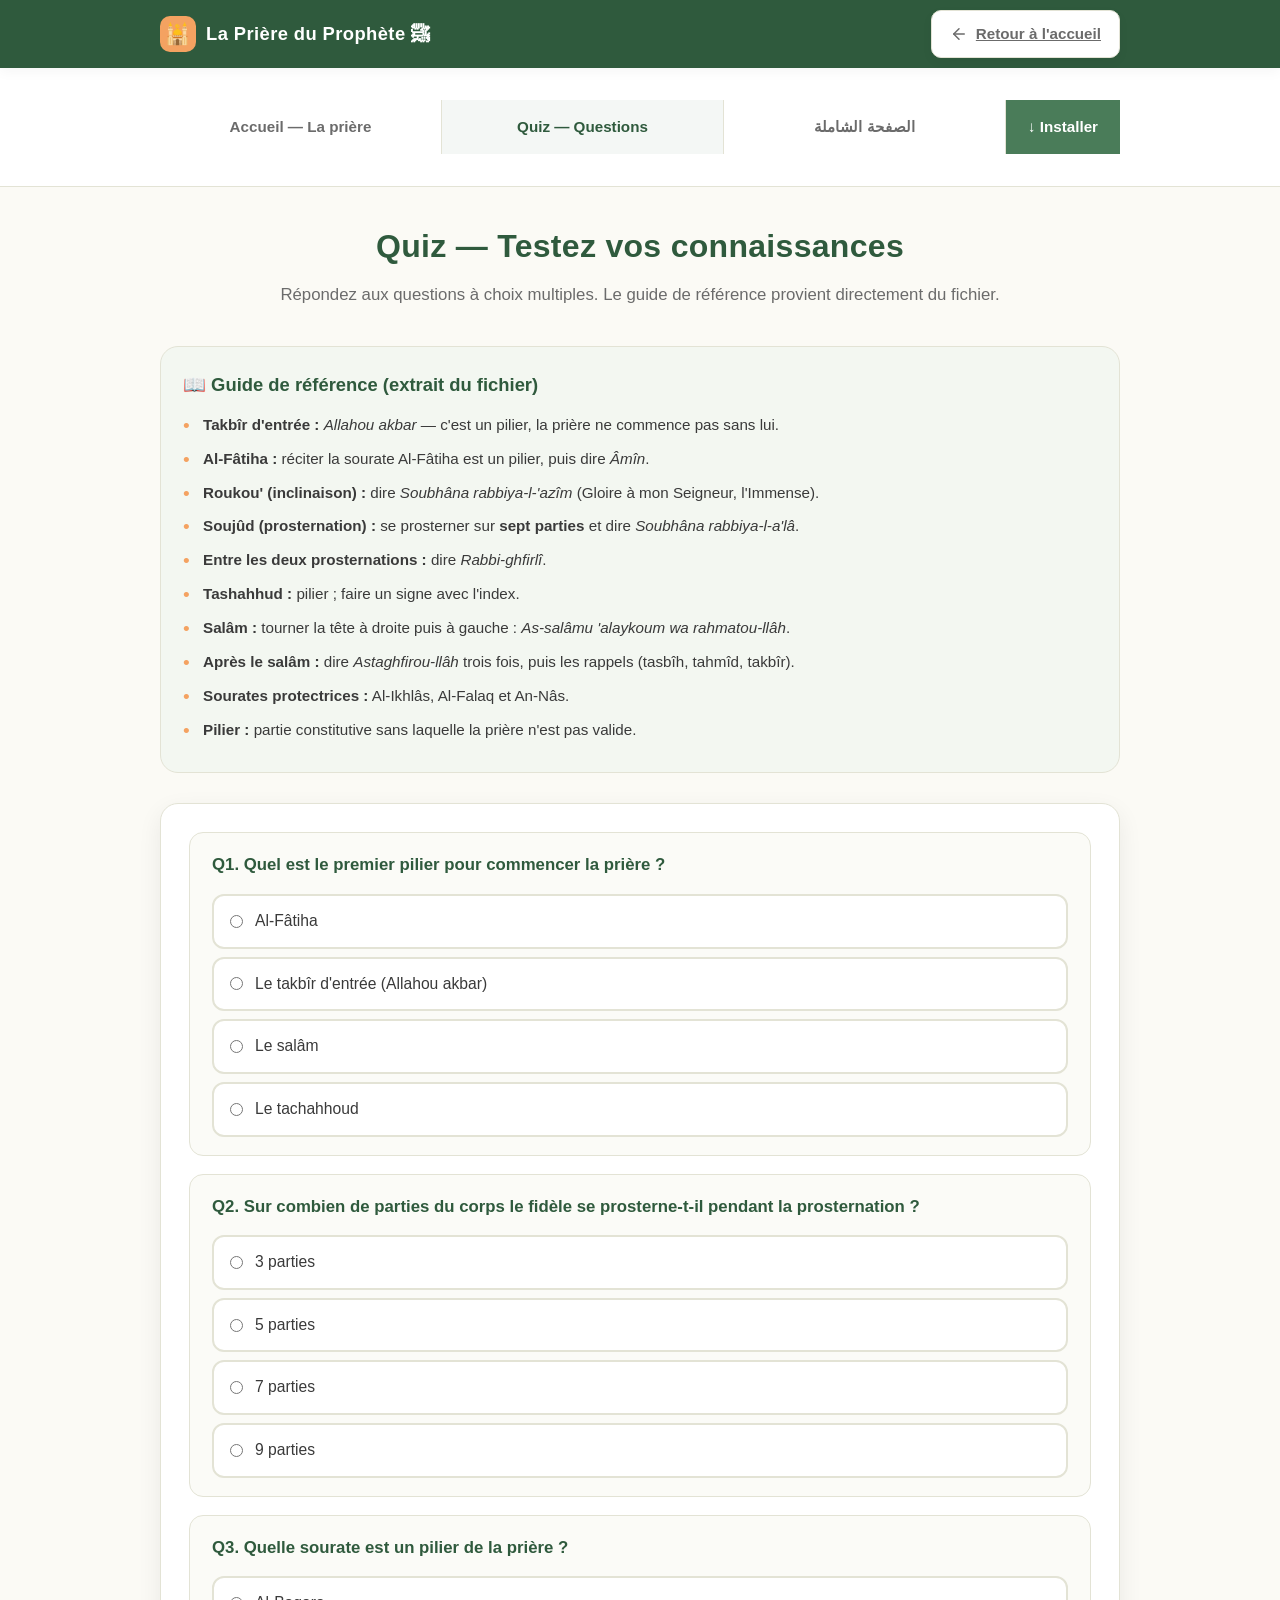
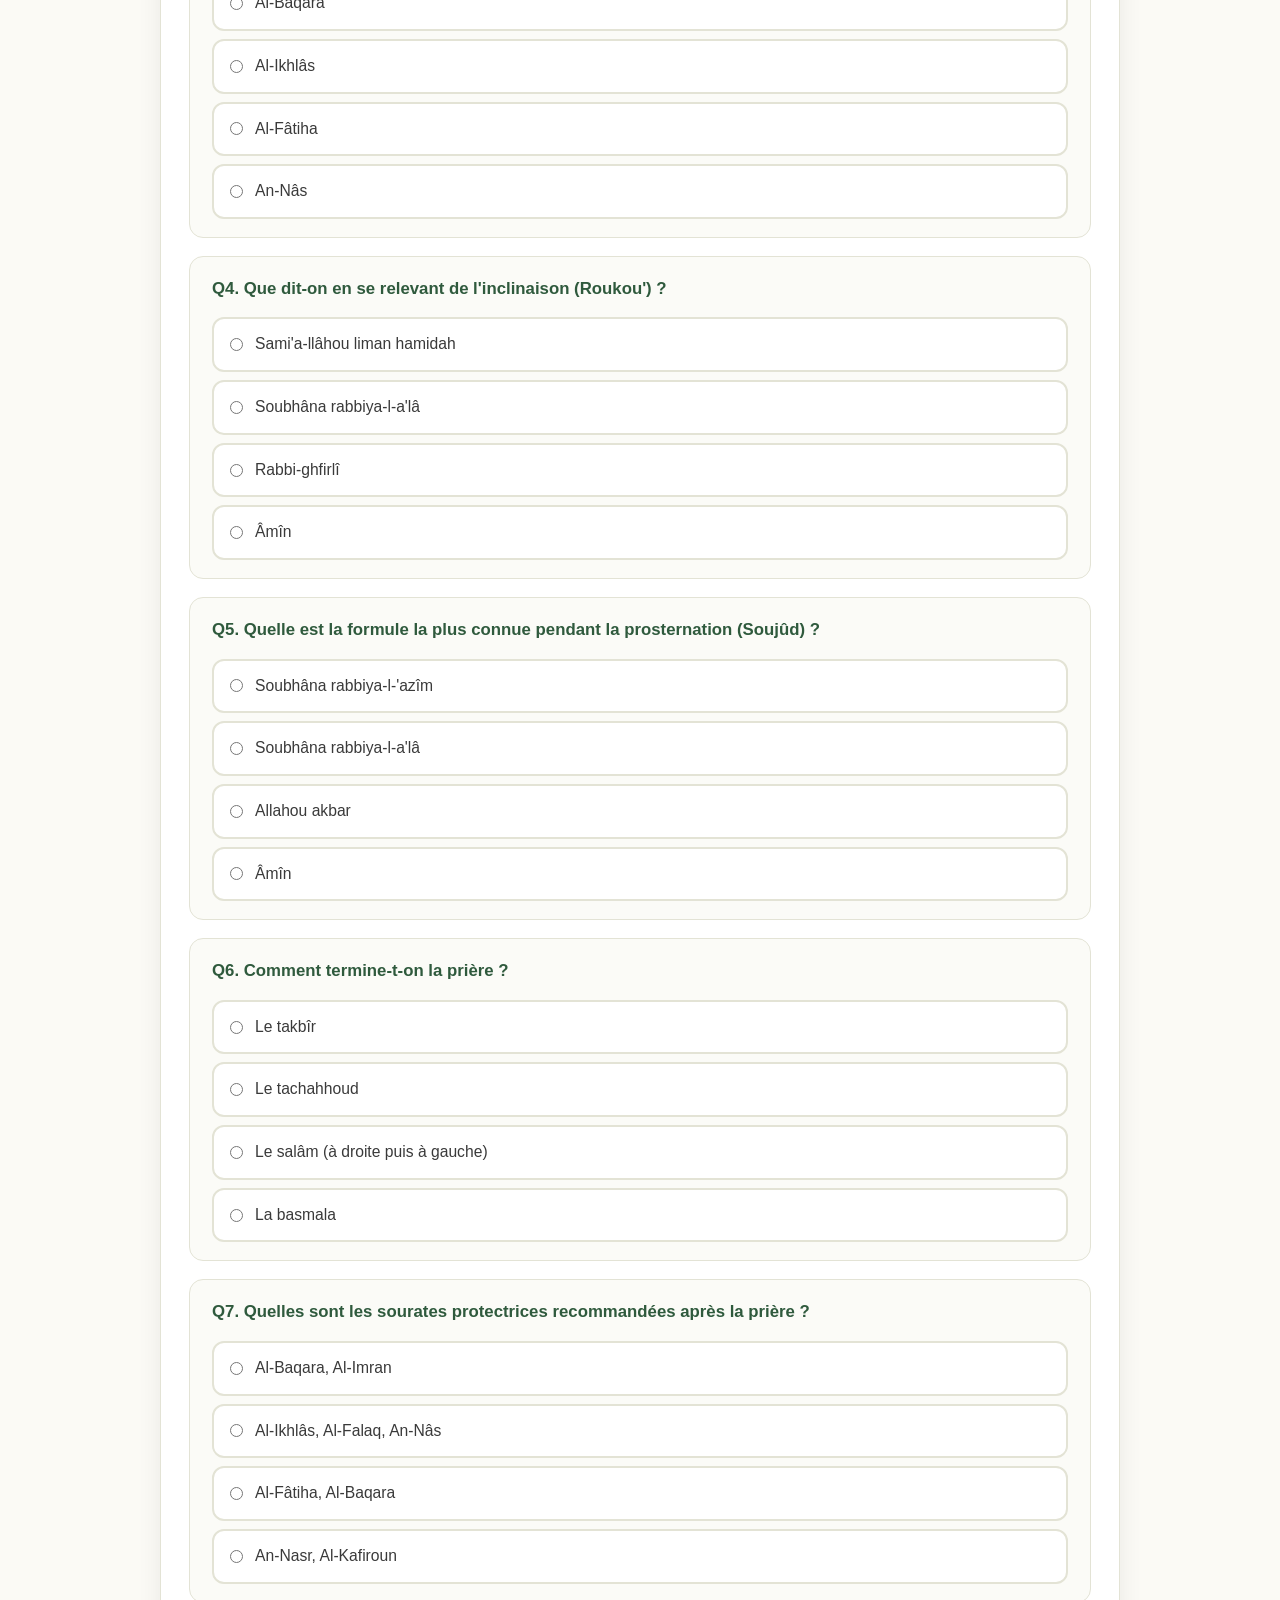
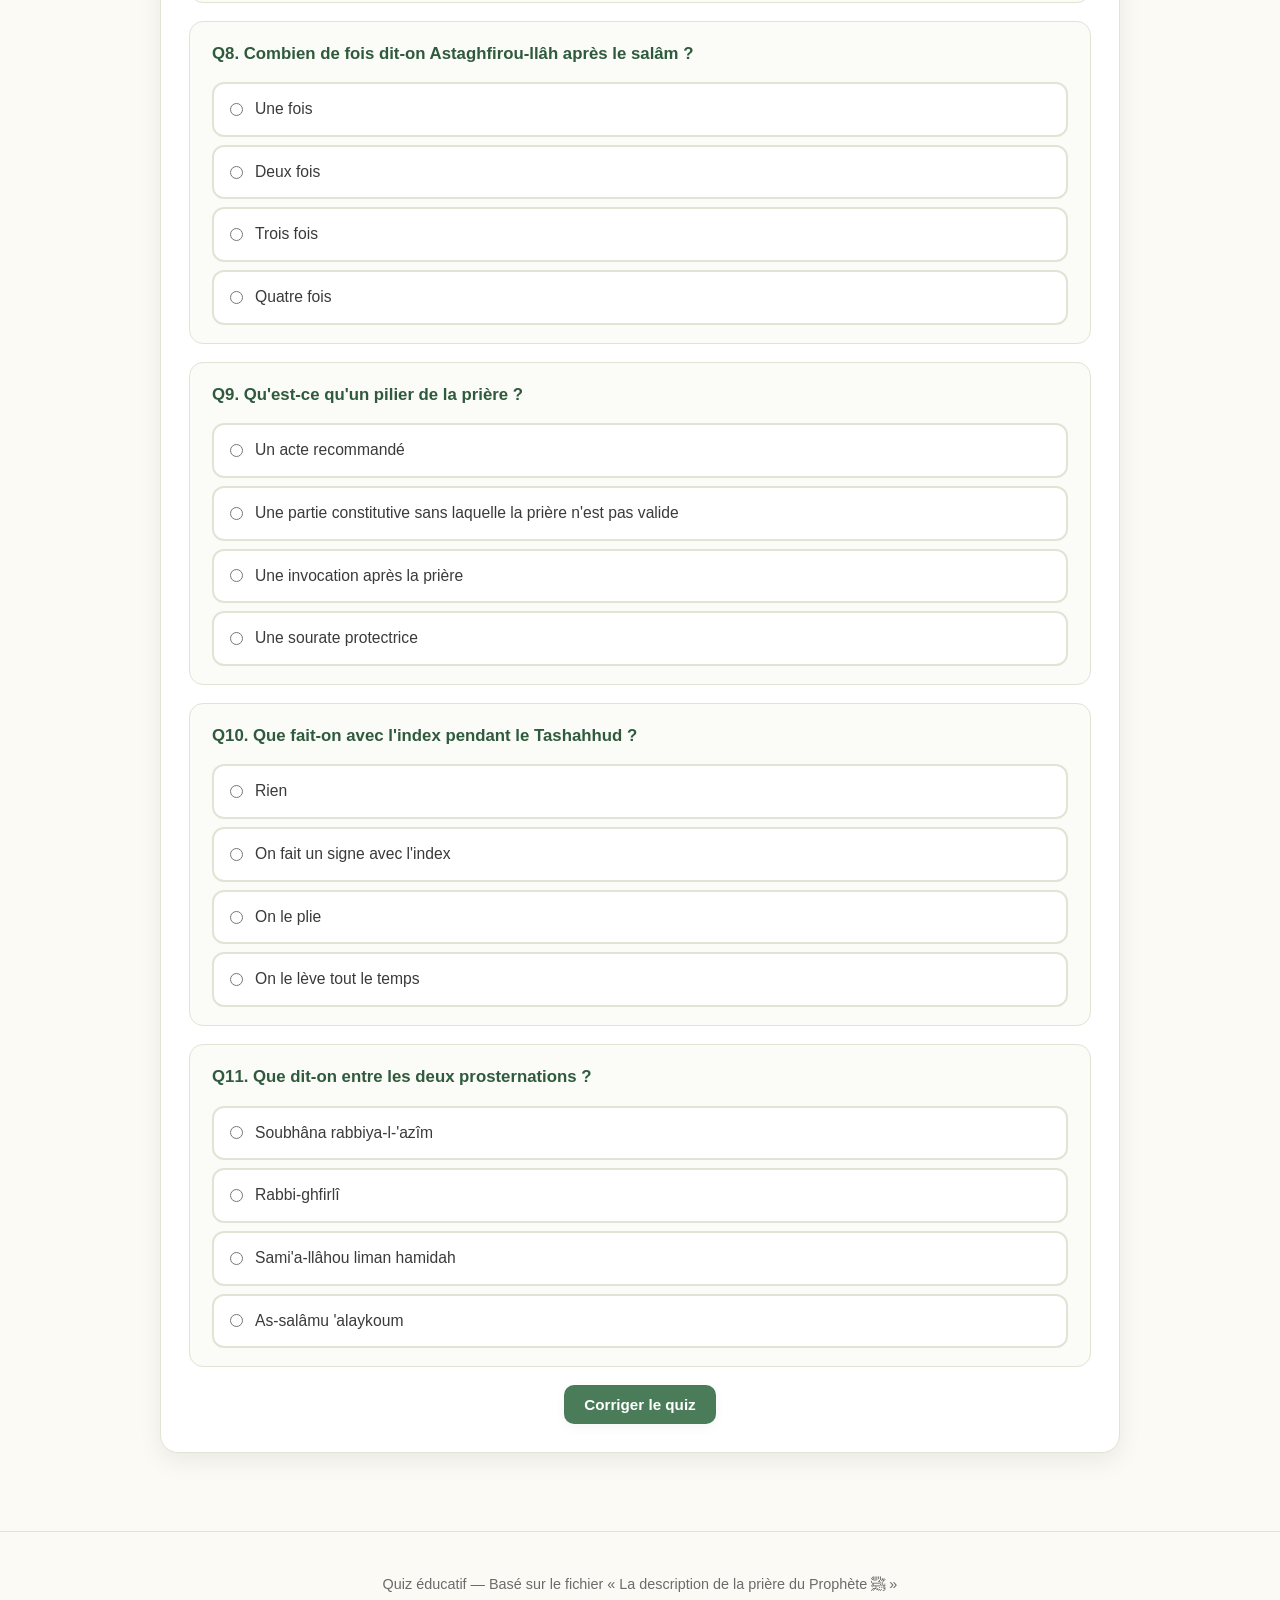
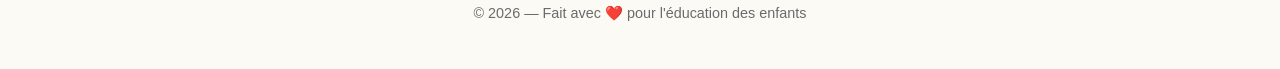
<file: quiz.html>
<!DOCTYPE html>
<html lang="fr">
<head>
  <meta charset="UTF-8">
  <meta name="viewport" content="width=device-width, initial-scale=1.0">
  <title>Quiz — La prière du Prophète ﷺ</title>
  <link rel="stylesheet" href="style.css">
  <meta name="theme-color" content="#4a7c59">
  <link rel="manifest" href="manifest.webmanifest">
  <link rel="apple-touch-icon" href="icons/apple-touch-icon.png">
  <meta name="apple-mobile-web-app-capable" content="yes">
  <meta name="mobile-web-app-capable" content="yes">
  <meta name="apple-mobile-web-app-status-bar-style" content="default">
  <script>
    /* Enregistrement du Service Worker — SITE PUBLIÉ UNIQUEMENT :
       jamais en local (développement), jamais dans une iframe (aperçu). */
    (function () {
      if (!('serviceWorker' in navigator)) return;
      var host = location.hostname;
      var isLocal =
        location.protocol === 'file:' ||
        host === 'localhost' ||
        host === '127.0.0.1' ||
        host === '[::1]';
      if (isLocal) return;
      if (window.self !== window.top) return;
      window.addEventListener('load', function () {
        navigator.serviceWorker.register('sw.js').catch(function () {});
      });
    })();
  </script>
  <script src="install-banner.js"></script>
</head>
<body>

  <!-- ========== Top bar ========== -->
  <div class="topbar">
    <div class="container">
      <div class="brand">
        <div class="logo">🕌</div>
        <span>La Prière du Prophète ﷺ</span>
      </div>
      <a href="index.html" class="btn-pdf" style="background:var(--card); color:var(--text-light); border:1px solid var(--border);">
        <svg viewBox="0 0 24 24" fill="none" stroke="currentColor" stroke-width="2" stroke-linecap="round" stroke-linejoin="round">
          <line x1="19" y1="12" x2="5" y2="12"></line>
          <polyline points="12 5 5 12 12 19"></polyline>
        </svg>
        Retour à l'accueil
      </a>
    </div>
  </div>

  <nav>
    <div class="container">
      <a href="index.html">Accueil — La prière</a>
      <a href="quiz.html" class="active">Quiz — Questions</a>
      <a href="guide.html">الصفحة الشاملة</a>
      <button type="button" class="nav-install" title="Installer l&apos;application">&#8595; Installer</button>
    </div>
  </nav>

  <div class="container">

    <h1 class="page-title">Quiz — Testez vos connaissances</h1>
    <p class="page-subtitle">Répondez aux questions à choix multiples. Le guide de référence provient directement du fichier.</p>

    <!-- ========== Guide de référence (du fichier) ========== -->
    <div class="guide-box">
      <h3>📖 Guide de référence (extrait du fichier)</h3>
      <ul>
        <li><b>Takbîr d'entrée :</b> <i>Allahou akbar</i> — c'est un pilier, la prière ne commence pas sans lui.</li>
        <li><b>Al-Fâtiha :</b> réciter la sourate Al-Fâtiha est un pilier, puis dire <i>Âmîn</i>.</li>
        <li><b>Roukou' (inclinaison) :</b> dire <i>Soubhâna rabbiya-l-'azîm</i> (Gloire à mon Seigneur, l'Immense).</li>
        <li><b>Soujûd (prosternation) :</b> se prosterner sur <b>sept parties</b> et dire <i>Soubhâna rabbiya-l-a'lâ</i>.</li>
        <li><b>Entre les deux prosternations :</b> dire <i>Rabbi-ghfirlî</i>.</li>
        <li><b>Tashahhud :</b> pilier ; faire un signe avec l'index.</li>
        <li><b>Salâm :</b> tourner la tête à droite puis à gauche : <i>As-salâmu 'alaykoum wa rahmatou-llâh</i>.</li>
        <li><b>Après le salâm :</b> dire <i>Astaghfirou-llâh</i> trois fois, puis les rappels (tasbîh, tahmîd, takbîr).</li>
        <li><b>Sourates protectrices :</b> Al-Ikhlâs, Al-Falaq et An-Nâs.</li>
        <li><b>Pilier :</b> partie constitutive sans laquelle la prière n'est pas valide.</li>
      </ul>
    </div>

    <!-- ========== Quiz ========== -->
    <div class="quiz-card">
      <form id="quizForm">
        <div id="questionsContainer"></div>

        <div class="quiz-actions">
          <button type="button" class="btn" id="btnCorriger">Corriger le quiz</button>
          <button type="button" class="btn ghost" id="btnRejouer" style="display:none;">Rejouer</button>
        </div>
      </form>

      <div id="result" class="result"></div>
      <div id="scoreDetail" style="text-align:center; margin-top:10px; font-weight:800; color:var(--text-light); display:none;"></div>
    </div>

  </div>

  <footer>
    <p>Quiz éducatif — Basé sur le fichier « La description de la prière du Prophète ﷺ »</p>
    <p>&copy; 2026 — Fait avec ❤️ pour l'éducation des enfants</p>
  </footer>

  <script>
    const questions = [
      {
        q: "Quel est le premier pilier pour commencer la prière ?",
        options: [
          "Al-Fâtiha",
          "Le takbîr d'entrée (Allahou akbar)",
          "Le salâm",
          "Le tachahhoud"
        ],
        correct: 1,
        expl: "Le takbîr d'entrée (Allahou akbar) est un pilier : la prière ne commence pas sans lui. (Chapitre 2.2 et 13.1)"
      },
      {
        q: "Sur combien de parties du corps le fidèle se prosterne-t-il pendant la prosternation ?",
        options: ["3 parties", "5 parties", "7 parties", "9 parties"],
        correct: 2,
        expl: "Le fidèle se prosterne sur sept parties : le front avec le nez, les deux mains, les deux genoux et les extrémités des deux pieds. (Chapitre 5.1)"
      },
      {
        q: "Quelle sourate est un pilier de la prière ?",
        options: ["Al-Baqara", "Al-Ikhlâs", "Al-Fâtiha", "An-Nâs"],
        correct: 2,
        expl: "La sourate Al-Fâtiha est un pilier de la prière, puis on dit Âmîn. (Chapitre 2.4)"
      },
      {
        q: "Que dit-on en se relevant de l'inclinaison (Roukou') ?",
        options: [
          "Sami'a-llâhou liman hamidah",
          "Soubhâna rabbiya-l-a'lâ",
          "Rabbi-ghfirlî",
          "Âmîn"
        ],
        correct: 0,
        expl: "En se relevant de l'inclinaison, on dit Sami'a-llâhou liman hamidah (Allah entend celui qui Le loue), puis Rabbanâ wa laka-l-hamd. (Chapitre 4)"
      },
      {
        q: "Quelle est la formule la plus connue pendant la prosternation (Soujûd) ?",
        options: [
          "Soubhâna rabbiya-l-'azîm",
          "Soubhâna rabbiya-l-a'lâ",
          "Allahou akbar",
          "Âmîn"
        ],
        correct: 1,
        expl: "Pendant la prosternation, la formule la plus connue est Soubhâna rabbiya-l-a'lâ (Gloire à mon Seigneur, le Très-Haut). (Chapitre 5.2)"
      },
      {
        q: "Comment termine-t-on la prière ?",
        options: [
          "Le takbîr",
          "Le tachahhoud",
          "Le salâm (à droite puis à gauche)",
          "La basmala"
        ],
        correct: 2,
        expl: "On termine par le salâm : on tourne la tête vers la droite puis vers la gauche en disant As-salâmu 'alaykoum wa rahmatou-llâh. (Chapitre 11)"
      },
      {
        q: "Quelles sont les sourates protectrices recommandées après la prière ?",
        options: [
          "Al-Baqara, Al-Imran",
          "Al-Ikhlâs, Al-Falaq, An-Nâs",
          "Al-Fâtiha, Al-Baqara",
          "An-Nasr, Al-Kafiroun"
        ],
        correct: 1,
        expl: "Il est recommandé de réciter les sourates Al-Ikhlâs, Al-Falaq et An-Nâs après la prière. (Chapitre 12.5)"
      },
      {
        q: "Combien de fois dit-on Astaghfirou-llâh après le salâm ?",
        options: ["Une fois", "Deux fois", "Trois fois", "Quatre fois"],
        correct: 2,
        expl: "Après le salâm, le fidèle demande pardon à Allah trois fois : Astaghfirou-llâh. (Chapitre 12.1)"
      },
      {
        q: "Qu'est-ce qu'un pilier de la prière ?",
        options: [
          "Un acte recommandé",
          "Une partie constitutive sans laquelle la prière n'est pas valide",
          "Une invocation après la prière",
          "Une sourate protectrice"
        ],
        correct: 1,
        expl: "Le pilier est une partie constitutive de la prière sans laquelle celle-ci n'est pas valide. (Chapitre 13.1)"
      },
      {
        q: "Que fait-on avec l'index pendant le Tashahhud ?",
        options: ["Rien", "On fait un signe avec l'index", "On le plie", "On le lève tout le temps"],
        correct: 1,
        expl: "Le fidèle fait un signe avec l'index pendant le Tashahhud selon la manière rapportée dans la Sunna. (Chapitre 7.1)"
      },
      {
        q: "Que dit-on entre les deux prosternations ?",
        options: [
          "Soubhâna rabbiya-l-'azîm",
          "Rabbi-ghfirlî",
          "Sami'a-llâhou liman hamidah",
          "As-salâmu 'alaykoum"
        ],
        correct: 1,
        expl: "Entre les deux prosternations, le fidèle se relève et dit Rabbi-ghfirlî. (Chapitre 6)"
      }
    ];

    const container = document.getElementById('questionsContainer');
    const btnCorriger = document.getElementById('btnCorriger');
    const btnRejouer = document.getElementById('btnRejouer');
    const resultEl = document.getElementById('result');
    const scoreDetail = document.getElementById('scoreDetail');

    let answered = false;

    // Construire le formulaire
    questions.forEach((q, i) => {
      const qEl = document.createElement('div');
      qEl.className = 'question';
      qEl.innerHTML = `
        <p><strong>Q${i + 1}.</strong> ${q.q}</p>
        <div class="options" id="opts-${i}"></div>
      `;
      const optsEl = qEl.querySelector('#opts-' + i);
      q.options.forEach((opt, j) => {
        const label = document.createElement('label');
        label.innerHTML = `
          <input type="radio" name="q${i}" value="${j}">
          <span>${opt}</span>
        `;
        optsEl.appendChild(label);
      });
      container.appendChild(qEl);
    });

    btnCorriger.addEventListener('click', () => {
      if (answered) return;
      answered = true;

      let score = 0;
      questions.forEach((q, i) => {
        const radios = document.getElementsByName('q' + i);
        const selected = Array.from(radios).find(r => r.checked);
        const labels = document.querySelectorAll('#opts-' + i + ' label');

        let userAns = selected ? parseInt(selected.value) : -1;

        labels.forEach((label, j) => {
          label.classList.remove('selected', 'correct', 'wrong');
          const input = label.querySelector('input');
          input.disabled = true;
        });

        if (userAns === q.correct) {
          score++;
          labels[q.correct].classList.add('correct');
        } else {
          if (userAns !== -1) labels[userAns].classList.add('wrong');
          labels[q.correct].classList.add('correct');
        }

        // Afficher l'explication sous la question
        const qEl = container.children[i];
        let explEl = qEl.querySelector('.explanation');
        if (!explEl) {
          explEl = document.createElement('div');
          explEl.className = 'explanation show';
          qEl.appendChild(explEl);
        }
        explEl.textContent = '💡 ' + q.expl;
        explEl.style.display = 'block';
      });

      const total = questions.length;
      const percent = Math.round((score / total) * 100);

      // Résultat
      resultEl.style.display = 'block';
      scoreDetail.style.display = 'block';
      scoreDetail.textContent = `Votre score : ${score} / ${total} (${percent}%)`;

      if (percent >= 80) {
        resultEl.className = 'result ok';
        resultEl.textContent = '🎉 Excellent ! Vous maîtrisez bien la prière.';
      } else if (percent >= 50) {
        resultEl.className = 'result warn';
        resultEl.textContent = '👍 Bien ! Revoyez quelques étapes du guide.';
      } else {
        resultEl.className = 'result bad';
        resultEl.textContent = '📚 Continuez à apprendre avec le guide de l’accueil.';
      }

      btnCorriger.style.display = 'none';
      btnRejouer.style.display = 'inline-flex';
    });

    btnRejouer.addEventListener('click', () => {
      answered = false;
      resultEl.style.display = 'none';
      scoreDetail.style.display = 'none';
      btnCorriger.style.display = 'inline-flex';
      btnRejouer.style.display = 'none';

      questions.forEach((q, i) => {
        const radios = document.getElementsByName('q' + i);
        const labels = document.querySelectorAll('#opts-' + i + ' label');
        radios.forEach(r => { r.checked = false; r.disabled = false; });
        labels.forEach(label => {
          label.classList.remove('selected', 'correct', 'wrong');
        });
        const qEl = container.children[i];
        const explEl = qEl.querySelector('.explanation');
        if (explEl) explEl.style.display = 'none';
      });
      window.scrollTo({ top: 0, behavior: 'smooth' });
    });

    // Sélection visuelle
    container.addEventListener('change', (e) => {
      if (e.target.type === 'radio') {
        const name = e.target.name;
        document.querySelectorAll(`input[name="${name}"]`).forEach(r => {
          r.closest('label').classList.remove('selected');
        });
        e.target.closest('label').classList.add('selected');
      }
    });
  </script>

</body>
</html>
</file>
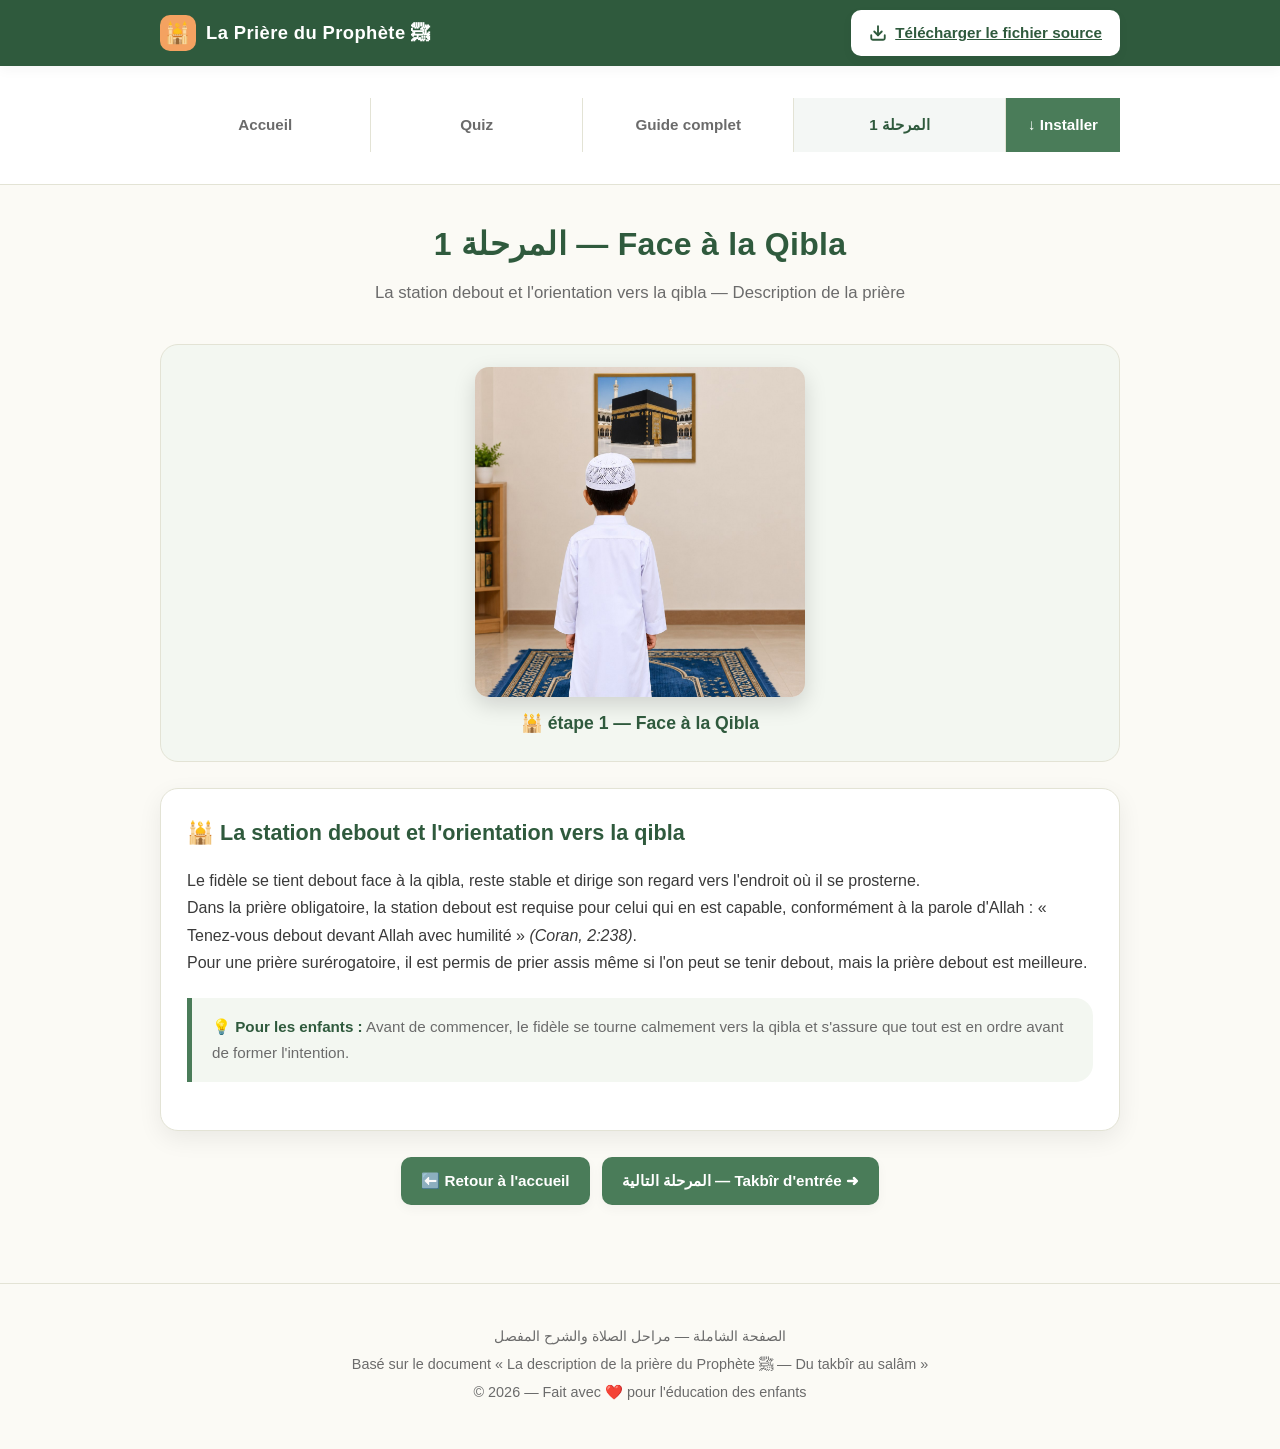
<file: stage-1-qibla.html>
<!DOCTYPE html>
<html lang="fr">
<head>
  <meta charset="UTF-8">
  <meta name="viewport" content="width=device-width, initial-scale=1.0">
  <title>المرحلة 1 — Face à la Qibla | La Prière du Prophète</title>
  <link rel="stylesheet" href="style.css">
  <meta name="theme-color" content="#4a7c59">
  <link rel="manifest" href="manifest.webmanifest">
  <link rel="apple-touch-icon" href="icons/apple-touch-icon.png">
  <meta name="apple-mobile-web-app-capable" content="yes">
  <meta name="mobile-web-app-capable" content="yes">
  <meta name="apple-mobile-web-app-status-bar-style" content="default">
  <script>
    /* Enregistrement du Service Worker — SITE PUBLIÉ UNIQUEMENT :
       jamais en local (développement), jamais dans une iframe (aperçu). */
    (function () {
      if (!('serviceWorker' in navigator)) return;
      var host = location.hostname;
      var isLocal =
        location.protocol === 'file:' ||
        host === 'localhost' ||
        host === '127.0.0.1' ||
        host === '[::1]';
      if (isLocal) return;
      if (window.self !== window.top) return;
      window.addEventListener('load', function () {
        navigator.serviceWorker.register('sw.js').catch(function () {});
      });
    })();
  </script>
  <script src="install-banner.js"></script>
</head>
<body>
  <div class="topbar">
    <div class="container">
      <div class="brand">
        <div class="logo">🕌</div>
        <span>La Prière du Prophète ﷺ</span>
      </div>
      <a href="Description_priere_et_adhkar_francais.pdf" download class="btn-pdf" title="Télécharger le document source (PDF)">
        <svg viewBox="0 0 24 24" fill="none" stroke="currentColor" stroke-width="2.5" stroke-linecap="round" stroke-linejoin="round">
          <path d="M21 15v4a2 2 0 0 1-2 2H5a2 2 0 0 1-2-2v-4"></path>
          <polyline points="7 10 12 15 17 10"></polyline>
          <line x1="12" y1="15" x2="12" y2="3"></line>
        </svg>
        Télécharger le fichier source
      </a>
    </div>
  </div>

  <nav>
    <div class="container">
      <a href="index.html">Accueil</a>
      <a href="quiz.html">Quiz</a>
      <a href="guide.html">Guide complet</a>
      <a href="stage-1-qibla.html" class="active">المرحلة 1</a>
      <button type="button" class="nav-install" title="Installer l&apos;application">&#8595; Installer</button>
    </div>
  </nav>

  <div class="container">
    <h1 class="page-title">المرحلة 1 — Face à la Qibla</h1>
    <p class="page-subtitle">La station debout et l'orientation vers la qibla — Description de la prière</p>

    <div class="stage-header">
      <img src="images/stage-1-qibla.jpg" alt="Enfant face a la Qibla">
      <div class="stage-title">🕌 étape 1 — Face à la Qibla</div>
    </div>

    <section class="card">
      <h2>🕌 La station debout et l'orientation vers la qibla</h2>
      <p>Le fidèle se tient debout face à la qibla, reste stable et dirige son regard vers l'endroit où il se prosterne.</p>
      <p>Dans la prière obligatoire, la station debout est requise pour celui qui en est capable, conformément à la parole d'Allah : « Tenez-vous debout devant Allah avec humilité » <em>(Coran, 2:238)</em>.</p>
      <p>Pour une prière surérogatoire, il est permis de prier assis même si l'on peut se tenir debout, mais la prière debout est meilleure.</p>
      <div class="callout"><strong>💡 Pour les enfants :</strong> Avant de commencer, le fidèle se tourne calmement vers la qibla et s'assure que tout est en ordre avant de former l'intention.</div>
    </section>

    <div class="quiz-actions">
      <a href="index.html" class="btn">⬅️ Retour à l'accueil</a>
      <a href="stage-2-takbir.html" class="btn">المرحلة التالية — Takbîr d'entrée ➜</a>
    </div>
  </div>

  <footer>
    <p>الصفحة الشاملة — مراحل الصلاة والشرح المفصل</p>
    <p>Basé sur le document « La description de la prière du Prophète ﷺ — Du takbîr au salâm »</p>
    <p>&copy; 2026 — Fait avec ❤️ pour l'éducation des enfants</p>
  </footer>

  <script src="script.js"></script>
</body>
</html>
</file>
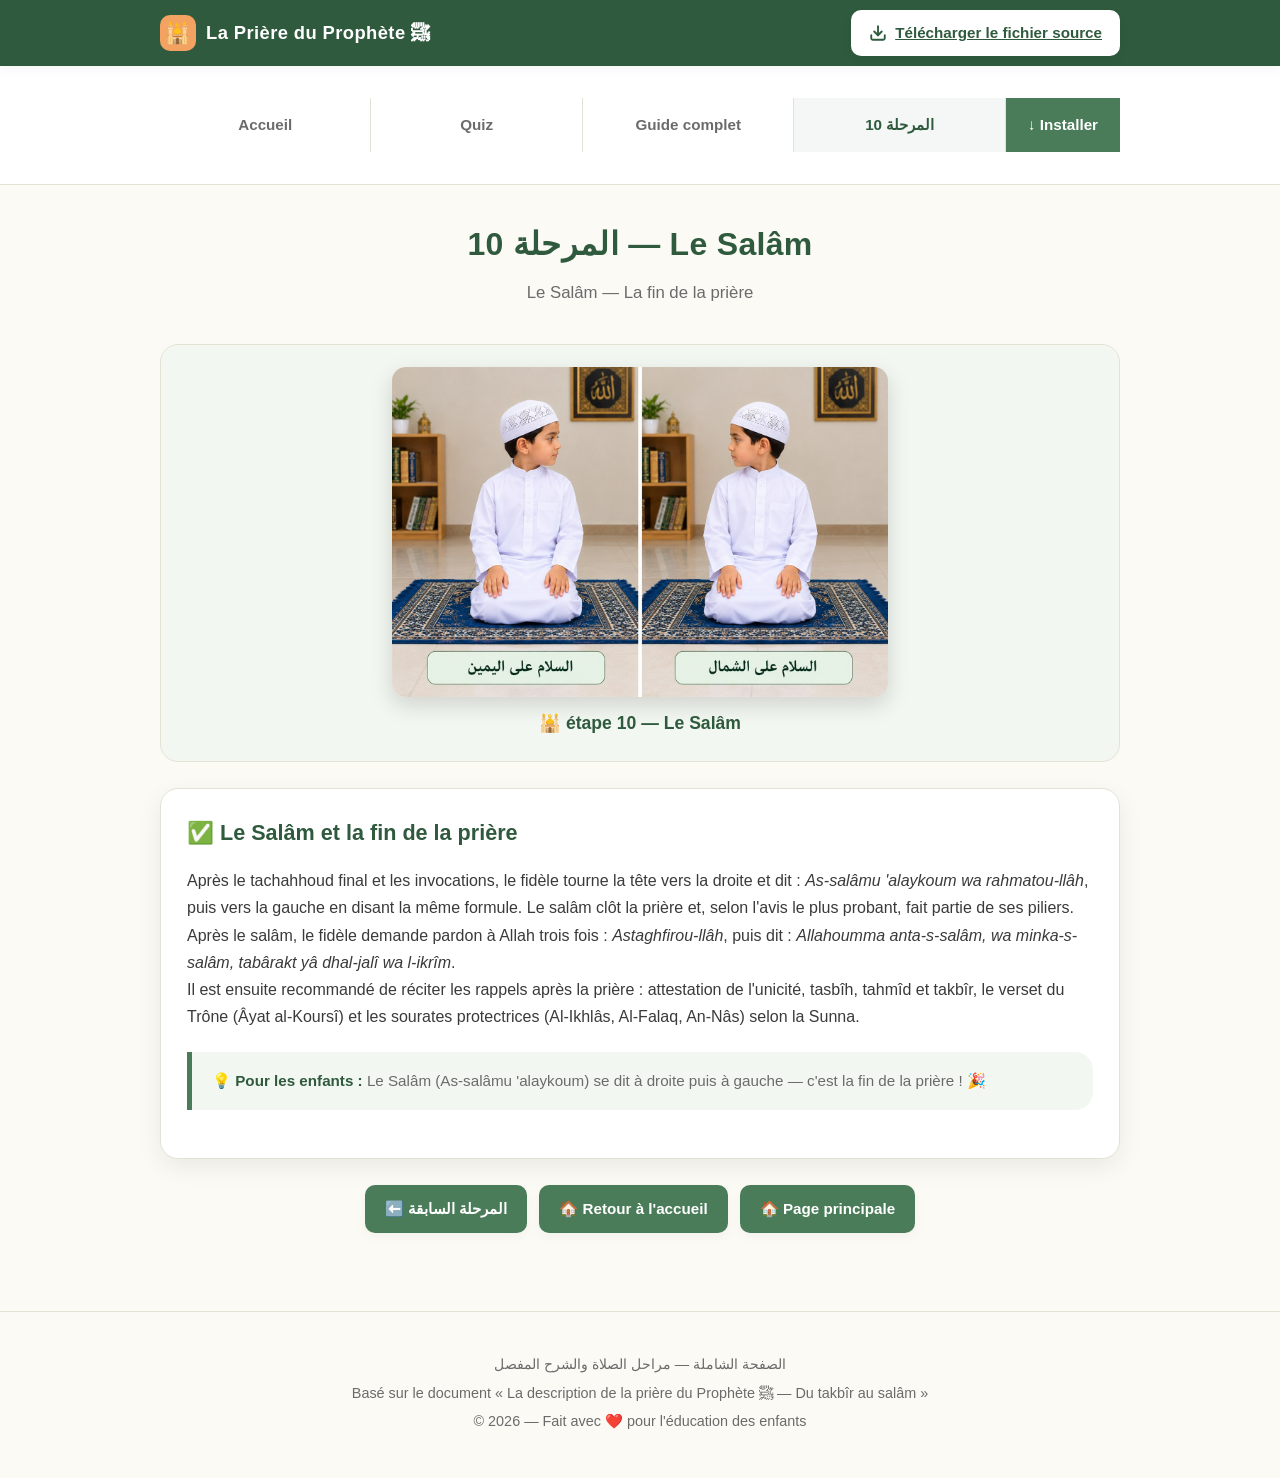
<file: stage-10-salam.html>
<!DOCTYPE html>
<html lang="fr">
<head>
  <meta charset="UTF-8">
  <meta name="viewport" content="width=device-width, initial-scale=1.0">
  <title>المرحلة 10 — Le Salâm | La Prière du Prophète</title>
  <link rel="stylesheet" href="style.css">
  <meta name="theme-color" content="#4a7c59">
  <link rel="manifest" href="manifest.webmanifest">
  <link rel="apple-touch-icon" href="icons/apple-touch-icon.png">
  <meta name="apple-mobile-web-app-capable" content="yes">
  <meta name="mobile-web-app-capable" content="yes">
  <meta name="apple-mobile-web-app-status-bar-style" content="default">
  <script>
    /* Enregistrement du Service Worker — SITE PUBLIÉ UNIQUEMENT :
       jamais en local (développement), jamais dans une iframe (aperçu). */
    (function () {
      if (!('serviceWorker' in navigator)) return;
      var host = location.hostname;
      var isLocal =
        location.protocol === 'file:' ||
        host === 'localhost' ||
        host === '127.0.0.1' ||
        host === '[::1]';
      if (isLocal) return;
      if (window.self !== window.top) return;
      window.addEventListener('load', function () {
        navigator.serviceWorker.register('sw.js').catch(function () {});
      });
    })();
  </script>
  <script src="install-banner.js"></script>
</head>
<body>
  <div class="topbar">
    <div class="container">
      <div class="brand">
        <div class="logo">🕌</div>
        <span>La Prière du Prophète ﷺ</span>
      </div>
      <a href="Description_priere_et_adhkar_francais.pdf" download class="btn-pdf" title="Télécharger le document source (PDF)">
        <svg viewBox="0 0 24 24" fill="none" stroke="currentColor" stroke-width="2.5" stroke-linecap="round" stroke-linejoin="round">
          <path d="M21 15v4a2 2 0 0 1-2 2H5a2 2 0 0 1-2-2v-4"></path>
          <polyline points="7 10 12 15 17 10"></polyline>
          <line x1="12" y1="15" x2="12" y2="3"></line>
        </svg>
        Télécharger le fichier source
      </a>
    </div>
  </div>

  <nav>
    <div class="container">
      <a href="index.html">Accueil</a>
      <a href="quiz.html">Quiz</a>
      <a href="guide.html">Guide complet</a>
      <a href="stage-10-salam.html" class="active">المرحلة 10</a>
      <button type="button" class="nav-install" title="Installer l&apos;application">&#8595; Installer</button>
    </div>
  </nav>

  <div class="container">
    <h1 class="page-title">المرحلة 10 — Le Salâm</h1>
    <p class="page-subtitle">Le Salâm — La fin de la prière</p>

    <div class="stage-header">
      <img src="images/stage-10-salam.jpg" alt="Salam - السلام على اليمين والشمال">
      <div class="stage-title">🕌 étape 10 — Le Salâm</div>
    </div>

    <section class="card">
      <h2>✅ Le Salâm et la fin de la prière</h2>
      <p>Après le tachahhoud final et les invocations, le fidèle tourne la tête vers la droite et dit : <em>As-salâmu 'alaykoum wa rahmatou-llâh</em>, puis vers la gauche en disant la même formule. Le salâm clôt la prière et, selon l'avis le plus probant, fait partie de ses piliers.</p>
      <p>Après le salâm, le fidèle demande pardon à Allah trois fois : <em>Astaghfirou-llâh</em>, puis dit : <em>Allahoumma anta-s-salâm, wa minka-s-salâm, tabârakt yâ dhal-jalî wa l-ikrîm</em>.</p>
      <p>Il est ensuite recommandé de réciter les rappels après la prière : attestation de l'unicité, tasbîh, tahmîd et takbîr, le verset du Trône (Âyat al-Koursî) et les sourates protectrices (Al-Ikhlâs, Al-Falaq, An-Nâs) selon la Sunna.</p>
      <div class="callout"><strong>💡 Pour les enfants :</strong> Le Salâm (As-salâmu 'alaykoum) se dit à droite puis à gauche — c'est la fin de la prière ! 🎉</div>
    </section>

    <div class="quiz-actions">
      <a href="stage-9-tashahhud.html" class="btn">⬅️ المرحلة السابقة</a>
      <a href="index.html" class="btn">🏠 Retour à l'accueil</a>
      <a href="index.html" class="btn">🏠 Page principale</a>
    </div>
  </div>

  <footer>
    <p>الصفحة الشاملة — مراحل الصلاة والشرح المفصل</p>
    <p>Basé sur le document « La description de la prière du Prophète ﷺ — Du takbîr au salâm »</p>
    <p>&copy; 2026 — Fait avec ❤️ pour l'éducation des enfants</p>
  </footer>

  <script src="script.js"></script>
</body>
</html>
</file>
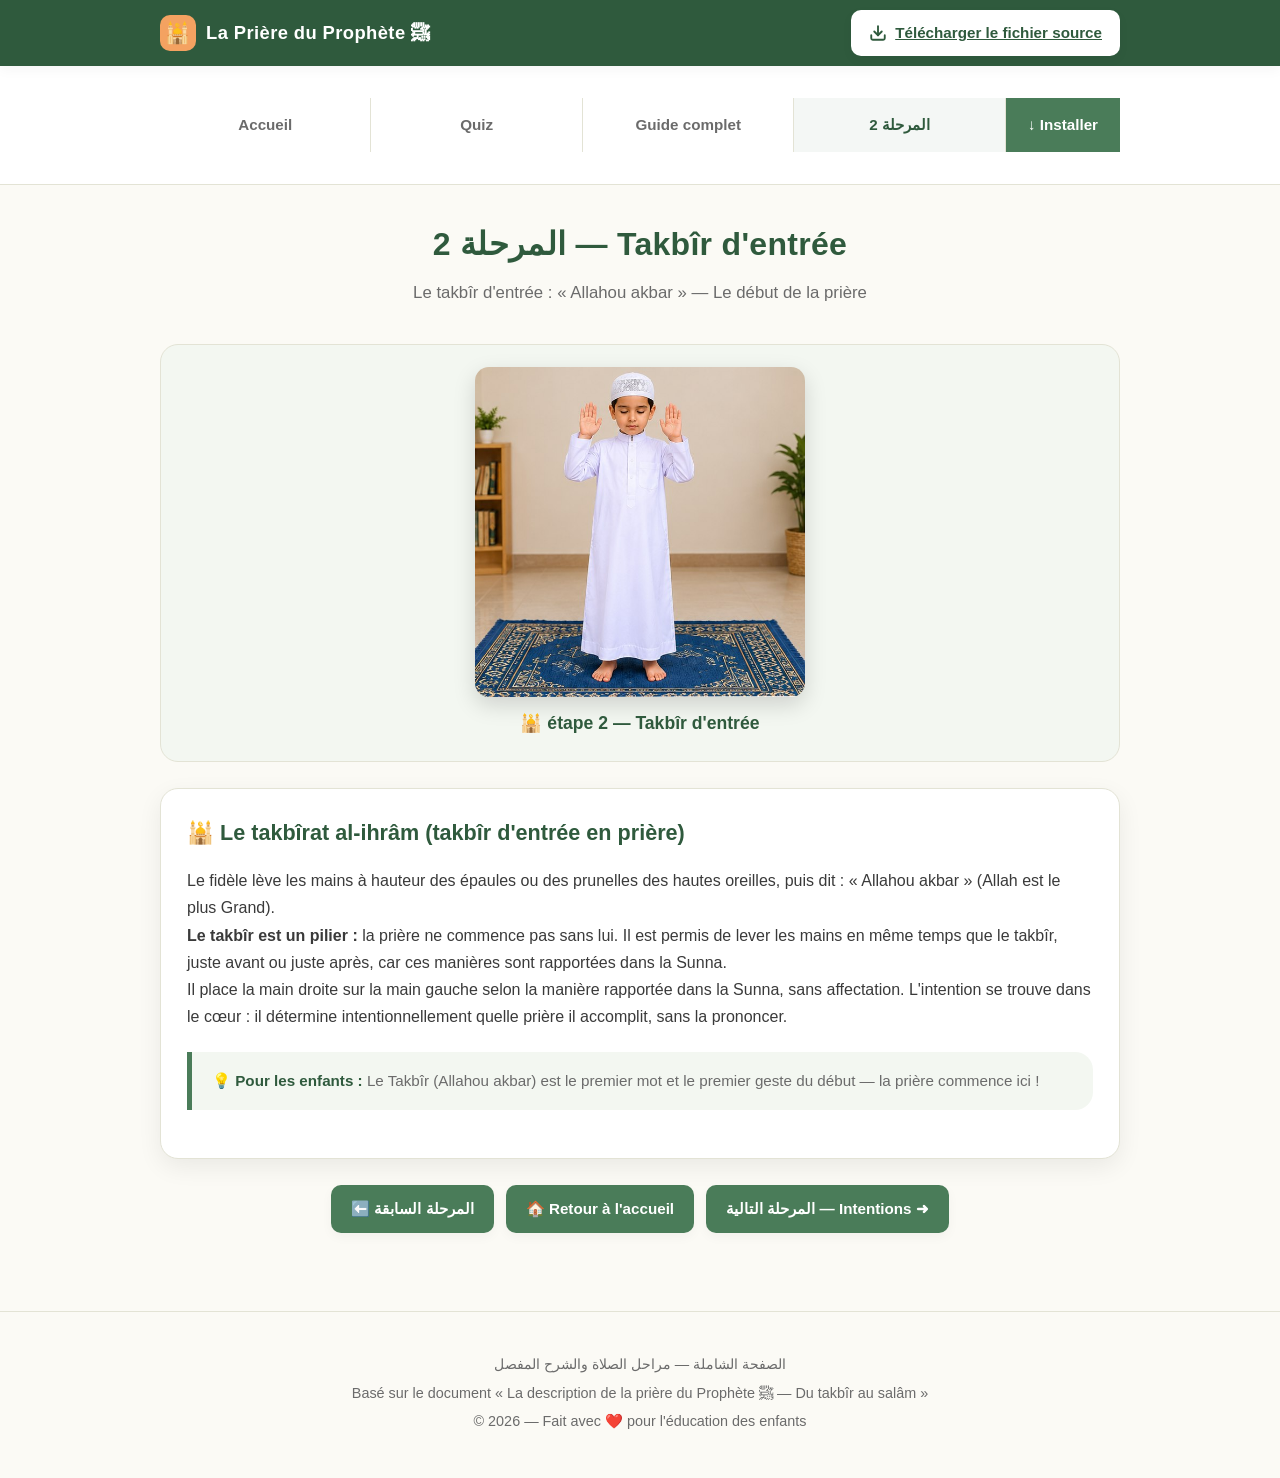
<file: stage-2-takbir.html>
<!DOCTYPE html>
<html lang="fr">
<head>
  <meta charset="UTF-8">
  <meta name="viewport" content="width=device-width, initial-scale=1.0">
  <title>المرحلة 2 — Takbîr d'entrée | La Prière du Prophète</title>
  <link rel="stylesheet" href="style.css">
  <meta name="theme-color" content="#4a7c59">
  <link rel="manifest" href="manifest.webmanifest">
  <link rel="apple-touch-icon" href="icons/apple-touch-icon.png">
  <meta name="apple-mobile-web-app-capable" content="yes">
  <meta name="mobile-web-app-capable" content="yes">
  <meta name="apple-mobile-web-app-status-bar-style" content="default">
  <script>
    /* Enregistrement du Service Worker — SITE PUBLIÉ UNIQUEMENT :
       jamais en local (développement), jamais dans une iframe (aperçu). */
    (function () {
      if (!('serviceWorker' in navigator)) return;
      var host = location.hostname;
      var isLocal =
        location.protocol === 'file:' ||
        host === 'localhost' ||
        host === '127.0.0.1' ||
        host === '[::1]';
      if (isLocal) return;
      if (window.self !== window.top) return;
      window.addEventListener('load', function () {
        navigator.serviceWorker.register('sw.js').catch(function () {});
      });
    })();
  </script>
  <script src="install-banner.js"></script>
</head>
<body>
  <div class="topbar">
    <div class="container">
      <div class="brand">
        <div class="logo">🕌</div>
        <span>La Prière du Prophète ﷺ</span>
      </div>
      <a href="Description_priere_et_adhkar_francais.pdf" download class="btn-pdf" title="Télécharger le document source (PDF)">
        <svg viewBox="0 0 24 24" fill="none" stroke="currentColor" stroke-width="2.5" stroke-linecap="round" stroke-linejoin="round">
          <path d="M21 15v4a2 2 0 0 1-2 2H5a2 2 0 0 1-2-2v-4"></path>
          <polyline points="7 10 12 15 17 10"></polyline>
          <line x1="12" y1="15" x2="12" y2="3"></line>
        </svg>
        Télécharger le fichier source
      </a>
    </div>
  </div>

  <nav>
    <div class="container">
      <a href="index.html">Accueil</a>
      <a href="quiz.html">Quiz</a>
      <a href="guide.html">Guide complet</a>
      <a href="stage-2-takbir.html" class="active">المرحلة 2</a>
      <button type="button" class="nav-install" title="Installer l&apos;application">&#8595; Installer</button>
    </div>
  </nav>

  <div class="container">
    <h1 class="page-title">المرحلة 2 — Takbîr d'entrée</h1>
    <p class="page-subtitle">Le takbîr d'entrée : « Allahou akbar » — Le début de la prière</p>

    <div class="stage-header">
      <img src="images/stage-2-takbir.jpg" alt="Takbir d'entree">
      <div class="stage-title">🕌 étape 2 — Takbîr d'entrée</div>
    </div>

    <section class="card">
      <h2>🕌 Le takbîrat al-ihrâm (takbîr d'entrée en prière)</h2>
      <p>Le fidèle lève les mains à hauteur des épaules ou des prunelles des hautes oreilles, puis dit : « Allahou akbar » (Allah est le plus Grand).</p>
      <p><strong>Le takbîr est un pilier :</strong> la prière ne commence pas sans lui. Il est permis de lever les mains en même temps que le takbîr, juste avant ou juste après, car ces manières sont rapportées dans la Sunna.</p>
      <p>Il place la main droite sur la main gauche selon la manière rapportée dans la Sunna, sans affectation. L'intention se trouve dans le cœur : il détermine intentionnellement quelle prière il accomplit, sans la prononcer.</p>
      <div class="callout"><strong>💡 Pour les enfants :</strong> Le Takbîr (Allahou akbar) est le premier mot et le premier geste du début — la prière commence ici !</div>
    </section>

    <div class="quiz-actions">
      <a href="stage-1-qibla.html" class="btn">⬅️ المرحلة السابقة</a>
      <a href="index.html" class="btn">🏠 Retour à l'accueil</a>
      <a href="stage-3-intention.html" class="btn">المرحلة التالية — Intentions ➜</a>
    </div>
  </div>

  <footer>
    <p>الصفحة الشاملة — مراحل الصلاة والشرح المفصل</p>
    <p>Basé sur le document « La description de la prière du Prophète ﷺ — Du takbîr au salâm »</p>
    <p>&copy; 2026 — Fait avec ❤️ pour l'éducation des enfants</p>
  </footer>

  <script src="script.js"></script>
</body>
</html>
</file>
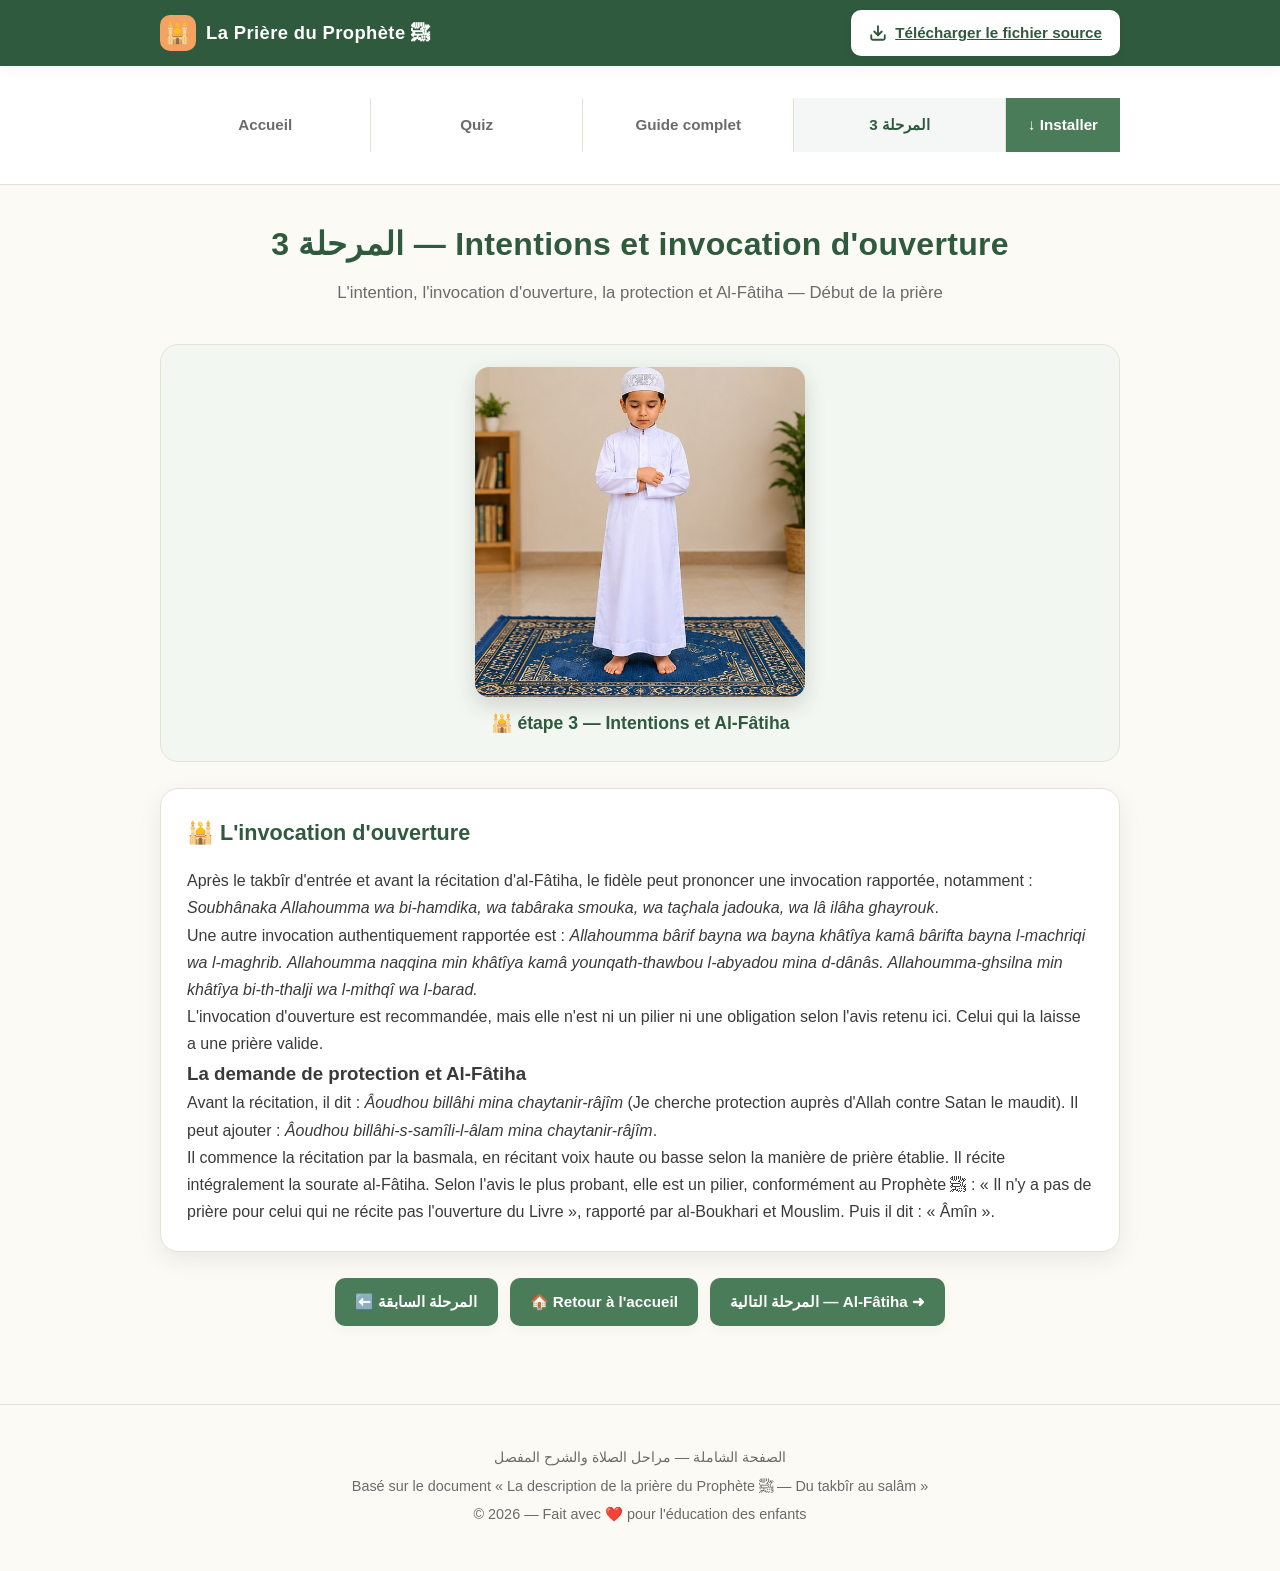
<file: stage-3-intention.html>
<!DOCTYPE html>
<html lang="fr">
<head>
  <meta charset="UTF-8">
  <meta name="viewport" content="width=device-width, initial-scale=1.0">
  <title>المرحلة 3 — Intentions et invocation d'ouverture | La Prière du Prophète</title>
  <link rel="stylesheet" href="style.css">
  <meta name="theme-color" content="#4a7c59">
  <link rel="manifest" href="manifest.webmanifest">
  <link rel="apple-touch-icon" href="icons/apple-touch-icon.png">
  <meta name="apple-mobile-web-app-capable" content="yes">
  <meta name="mobile-web-app-capable" content="yes">
  <meta name="apple-mobile-web-app-status-bar-style" content="default">
  <script>
    /* Enregistrement du Service Worker — SITE PUBLIÉ UNIQUEMENT :
       jamais en local (développement), jamais dans une iframe (aperçu). */
    (function () {
      if (!('serviceWorker' in navigator)) return;
      var host = location.hostname;
      var isLocal =
        location.protocol === 'file:' ||
        host === 'localhost' ||
        host === '127.0.0.1' ||
        host === '[::1]';
      if (isLocal) return;
      if (window.self !== window.top) return;
      window.addEventListener('load', function () {
        navigator.serviceWorker.register('sw.js').catch(function () {});
      });
    })();
  </script>
  <script src="install-banner.js"></script>
</head>
<body>
  <div class="topbar">
    <div class="container">
      <div class="brand">
        <div class="logo">🕌</div>
        <span>La Prière du Prophète ﷺ</span>
      </div>
      <a href="Description_priere_et_adhkar_francais.pdf" download class="btn-pdf" title="Télécharger le document source (PDF)">
        <svg viewBox="0 0 24 24" fill="none" stroke="currentColor" stroke-width="2.5" stroke-linecap="round" stroke-linejoin="round">
          <path d="M21 15v4a2 2 0 0 1-2 2H5a2 2 0 0 1-2-2v-4"></path>
          <polyline points="7 10 12 15 17 10"></polyline>
          <line x1="12" y1="15" x2="12" y2="3"></line>
        </svg>
        Télécharger le fichier source
      </a>
    </div>
  </div>

  <nav>
    <div class="container">
      <a href="index.html">Accueil</a>
      <a href="quiz.html">Quiz</a>
      <a href="guide.html">Guide complet</a>
      <a href="stage-3-intention.html" class="active">المرحلة 3</a>
      <button type="button" class="nav-install" title="Installer l&apos;application">&#8595; Installer</button>
    </div>
  </nav>

  <div class="container">
    <h1 class="page-title">المرحلة 3 — Intentions et invocation d'ouverture</h1>
    <p class="page-subtitle">L'intention, l'invocation d'ouverture, la protection et Al-Fâtiha — Début de la prière</p>

    <div class="stage-header">
      <img src="images/stage-3-debout.jpg" alt="Debout, mains croisees">
      <div class="stage-title">🕌 étape 3 — Intentions et Al-Fâtiha</div>
    </div>

    <section class="card">
      <h2>🕌 L'invocation d'ouverture</h2>
      <p>Après le takbîr d'entrée et avant la récitation d'al-Fâtiha, le fidèle peut prononcer une invocation rapportée, notamment : <em>Soubhânaka Allahoumma wa bi-hamdika, wa tabâraka smouka, wa taçhala jadouka, wa lâ ilâha ghayrouk</em>.</p>
      <p>Une autre invocation authentiquement rapportée est : <em>Allahoumma bârif bayna wa bayna khâtîya kamâ bârifta bayna l-machriqi wa l-maghrib. Allahoumma naqqina min khâtîya kamâ younqath-thawbou l-abyadou mina d-dânâs. Allahoumma-ghsilna min khâtîya bi-th-thalji wa l-mithqî wa l-barad.</em></p>
      <p>L'invocation d'ouverture est recommandée, mais elle n'est ni un pilier ni une obligation selon l'avis retenu ici. Celui qui la laisse a une prière valide.</p>
      <h3>La demande de protection et Al-Fâtiha</h3>
      <p>Avant la récitation, il dit : <em>Âoudhou billâhi mina chaytanir-râjîm</em> (Je cherche protection auprès d'Allah contre Satan le maudit). Il peut ajouter : <em>Âoudhou billâhi-s-samîli-l-âlam mina chaytanir-râjîm</em>.</p>
      <p>Il commence la récitation par la basmala, en récitant voix haute ou basse selon la manière de prière établie. Il récite intégralement la sourate al-Fâtiha. Selon l'avis le plus probant, elle est un pilier, conformément au Prophète ﷺ : « Il n'y a pas de prière pour celui qui ne récite pas l'ouverture du Livre », rapporté par al-Boukhari et Mouslim. Puis il dit : « Âmîn ».</p>
    </section>

    <div class="quiz-actions">
      <a href="stage-2-takbir.html" class="btn">⬅️ المرحلة السابقة</a>
      <a href="index.html" class="btn">🏠 Retour à l'accueil</a>
      <a href="stage-4-fatiha.html" class="btn">المرحلة التالية — Al-Fâtiha ➜</a>
    </div>
  </div>

  <footer>
    <p>الصفحة الشاملة — مراحل الصلاة والشرح المفصل</p>
    <p>Basé sur le document « La description de la prière du Prophète ﷺ — Du takbîr au salâm »</p>
    <p>&copy; 2026 — Fait avec ❤️ pour l'éducation des enfants</p>
  </footer>

  <script src="script.js"></script>
</body>
</html>
</file>
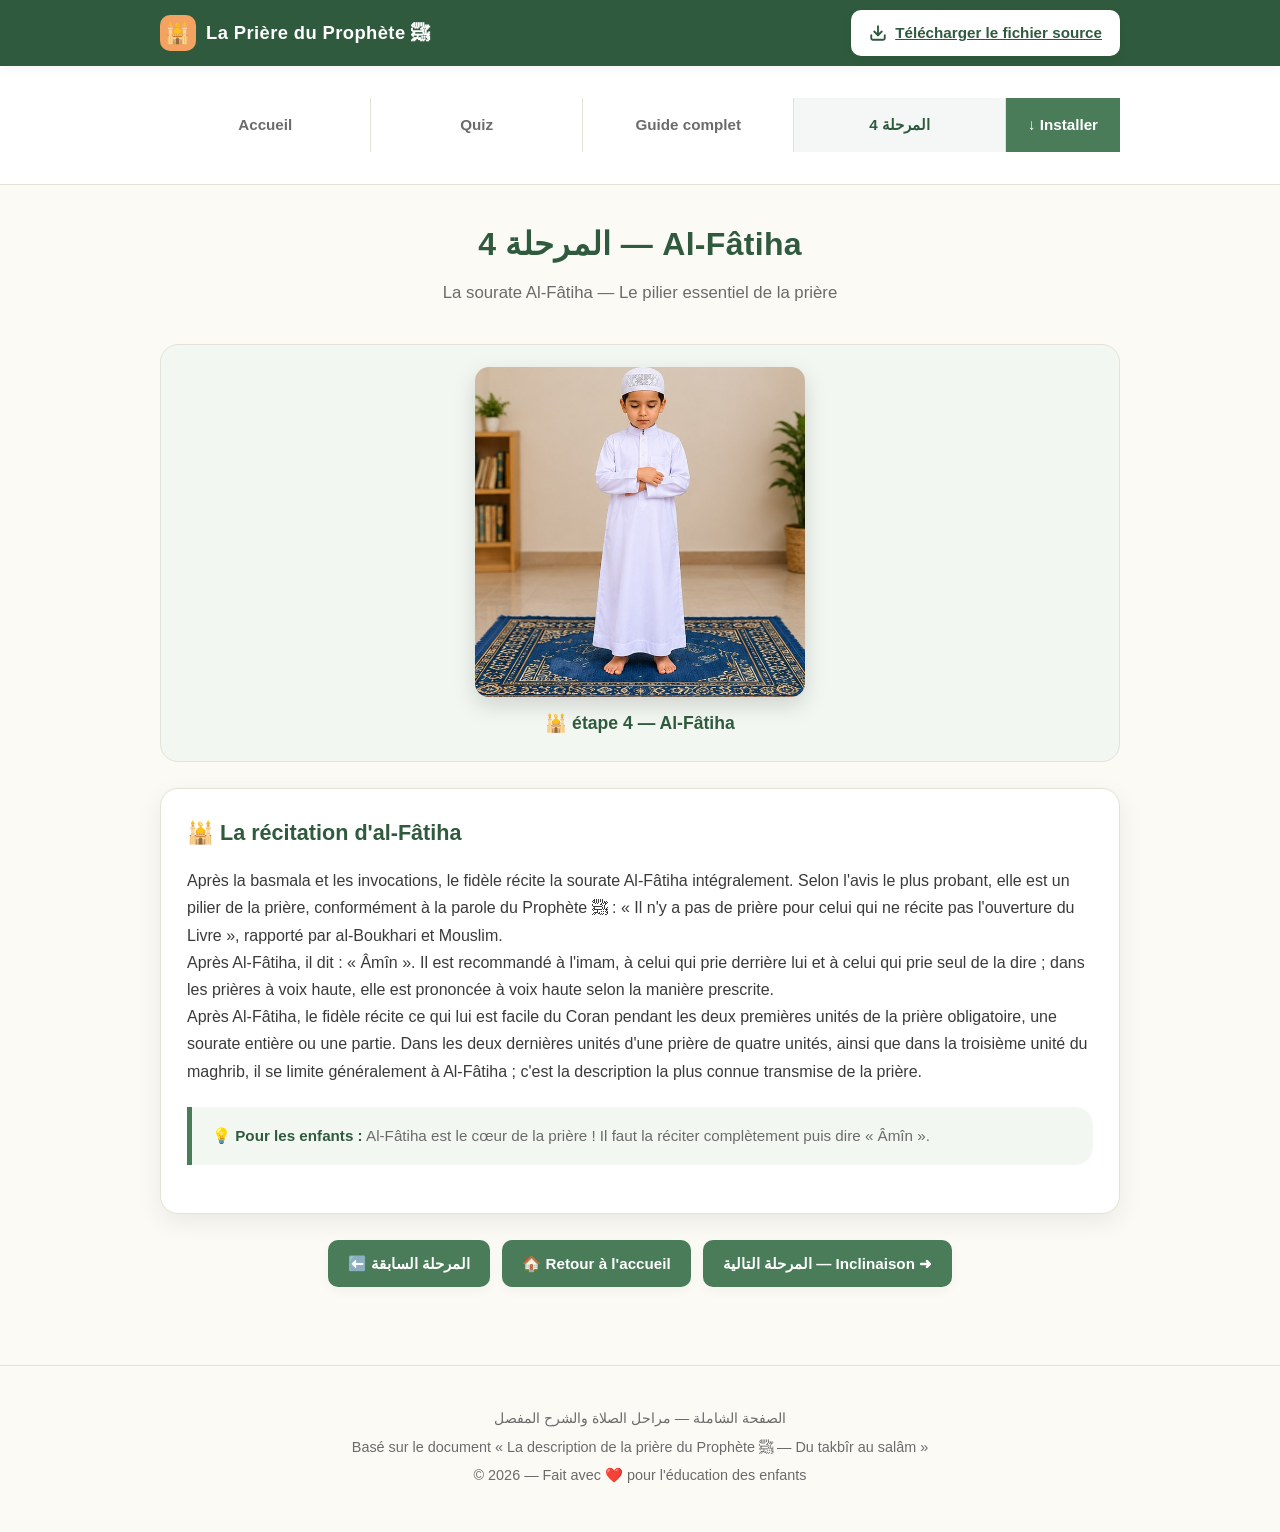
<file: stage-4-fatiha.html>
<!DOCTYPE html>
<html lang="fr">
<head>
  <meta charset="UTF-8">
  <meta name="viewport" content="width=device-width, initial-scale=1.0">
  <title>المرحلة 4 — Al-Fâtiha | La Prière du Prophète</title>
  <link rel="stylesheet" href="style.css">
  <meta name="theme-color" content="#4a7c59">
  <link rel="manifest" href="manifest.webmanifest">
  <link rel="apple-touch-icon" href="icons/apple-touch-icon.png">
  <meta name="apple-mobile-web-app-capable" content="yes">
  <meta name="mobile-web-app-capable" content="yes">
  <meta name="apple-mobile-web-app-status-bar-style" content="default">
  <script>
    /* Enregistrement du Service Worker — SITE PUBLIÉ UNIQUEMENT :
       jamais en local (développement), jamais dans une iframe (aperçu). */
    (function () {
      if (!('serviceWorker' in navigator)) return;
      var host = location.hostname;
      var isLocal =
        location.protocol === 'file:' ||
        host === 'localhost' ||
        host === '127.0.0.1' ||
        host === '[::1]';
      if (isLocal) return;
      if (window.self !== window.top) return;
      window.addEventListener('load', function () {
        navigator.serviceWorker.register('sw.js').catch(function () {});
      });
    })();
  </script>
  <script src="install-banner.js"></script>
</head>
<body>
  <div class="topbar">
    <div class="container">
      <div class="brand">
        <div class="logo">🕌</div>
        <span>La Prière du Prophète ﷺ</span>
      </div>
      <a href="Description_priere_et_adhkar_francais.pdf" download class="btn-pdf" title="Télécharger le document source (PDF)">
        <svg viewBox="0 0 24 24" fill="none" stroke="currentColor" stroke-width="2.5" stroke-linecap="round" stroke-linejoin="round">
          <path d="M21 15v4a2 2 0 0 1-2 2H5a2 2 0 0 1-2-2v-4"></path>
          <polyline points="7 10 12 15 17 10"></polyline>
          <line x1="12" y1="15" x2="12" y2="3"></line>
        </svg>
        Télécharger le fichier source
      </a>
    </div>
  </div>

  <nav>
    <div class="container">
      <a href="index.html">Accueil</a>
      <a href="quiz.html">Quiz</a>
      <a href="guide.html">Guide complet</a>
      <a href="stage-4-fatiha.html" class="active">المرحلة 4</a>
      <button type="button" class="nav-install" title="Installer l&apos;application">&#8595; Installer</button>
    </div>
  </nav>

  <div class="container">
    <h1 class="page-title">المرحلة 4 — Al-Fâtiha</h1>
    <p class="page-subtitle">La sourate Al-Fâtiha — Le pilier essentiel de la prière</p>

    <div class="stage-header">
      <img src="images/stage-3-debout.jpg" alt="Debout recitant Al-Fatiha">
      <div class="stage-title">🕌 étape 4 — Al-Fâtiha</div>
    </div>

    <section class="card">
      <h2>🕌 La récitation d'al-Fâtiha</h2>
      <p>Après la basmala et les invocations, le fidèle récite la sourate Al-Fâtiha intégralement. Selon l'avis le plus probant, elle est un pilier de la prière, conformément à la parole du Prophète ﷺ : « Il n'y a pas de prière pour celui qui ne récite pas l'ouverture du Livre », rapporté par al-Boukhari et Mouslim.</p>
      <p>Après Al-Fâtiha, il dit : « Âmîn ». Il est recommandé à l'imam, à celui qui prie derrière lui et à celui qui prie seul de la dire ; dans les prières à voix haute, elle est prononcée à voix haute selon la manière prescrite.</p>
      <p>Après Al-Fâtiha, le fidèle récite ce qui lui est facile du Coran pendant les deux premières unités de la prière obligatoire, une sourate entière ou une partie. Dans les deux dernières unités d'une prière de quatre unités, ainsi que dans la troisième unité du maghrib, il se limite généralement à Al-Fâtiha ; c'est la description la plus connue transmise de la prière.</p>
      <div class="callout"><strong>💡 Pour les enfants :</strong> Al-Fâtiha est le cœur de la prière ! Il faut la réciter complètement puis dire « Âmîn ».</div>
    </section>

    <div class="quiz-actions">
      <a href="stage-3-intention.html" class="btn">⬅️ المرحلة السابقة</a>
      <a href="index.html" class="btn">🏠 Retour à l'accueil</a>
      <a href="stage-5-roukou.html" class="btn">المرحلة التالية — Inclinaison ➜</a>
    </div>
  </div>

  <footer>
    <p>الصفحة الشاملة — مراحل الصلاة والشرح المفصل</p>
    <p>Basé sur le document « La description de la prière du Prophète ﷺ — Du takbîr au salâm »</p>
    <p>&copy; 2026 — Fait avec ❤️ pour l'éducation des enfants</p>
  </footer>

  <script src="script.js"></script>
</body>
</html>
</file>
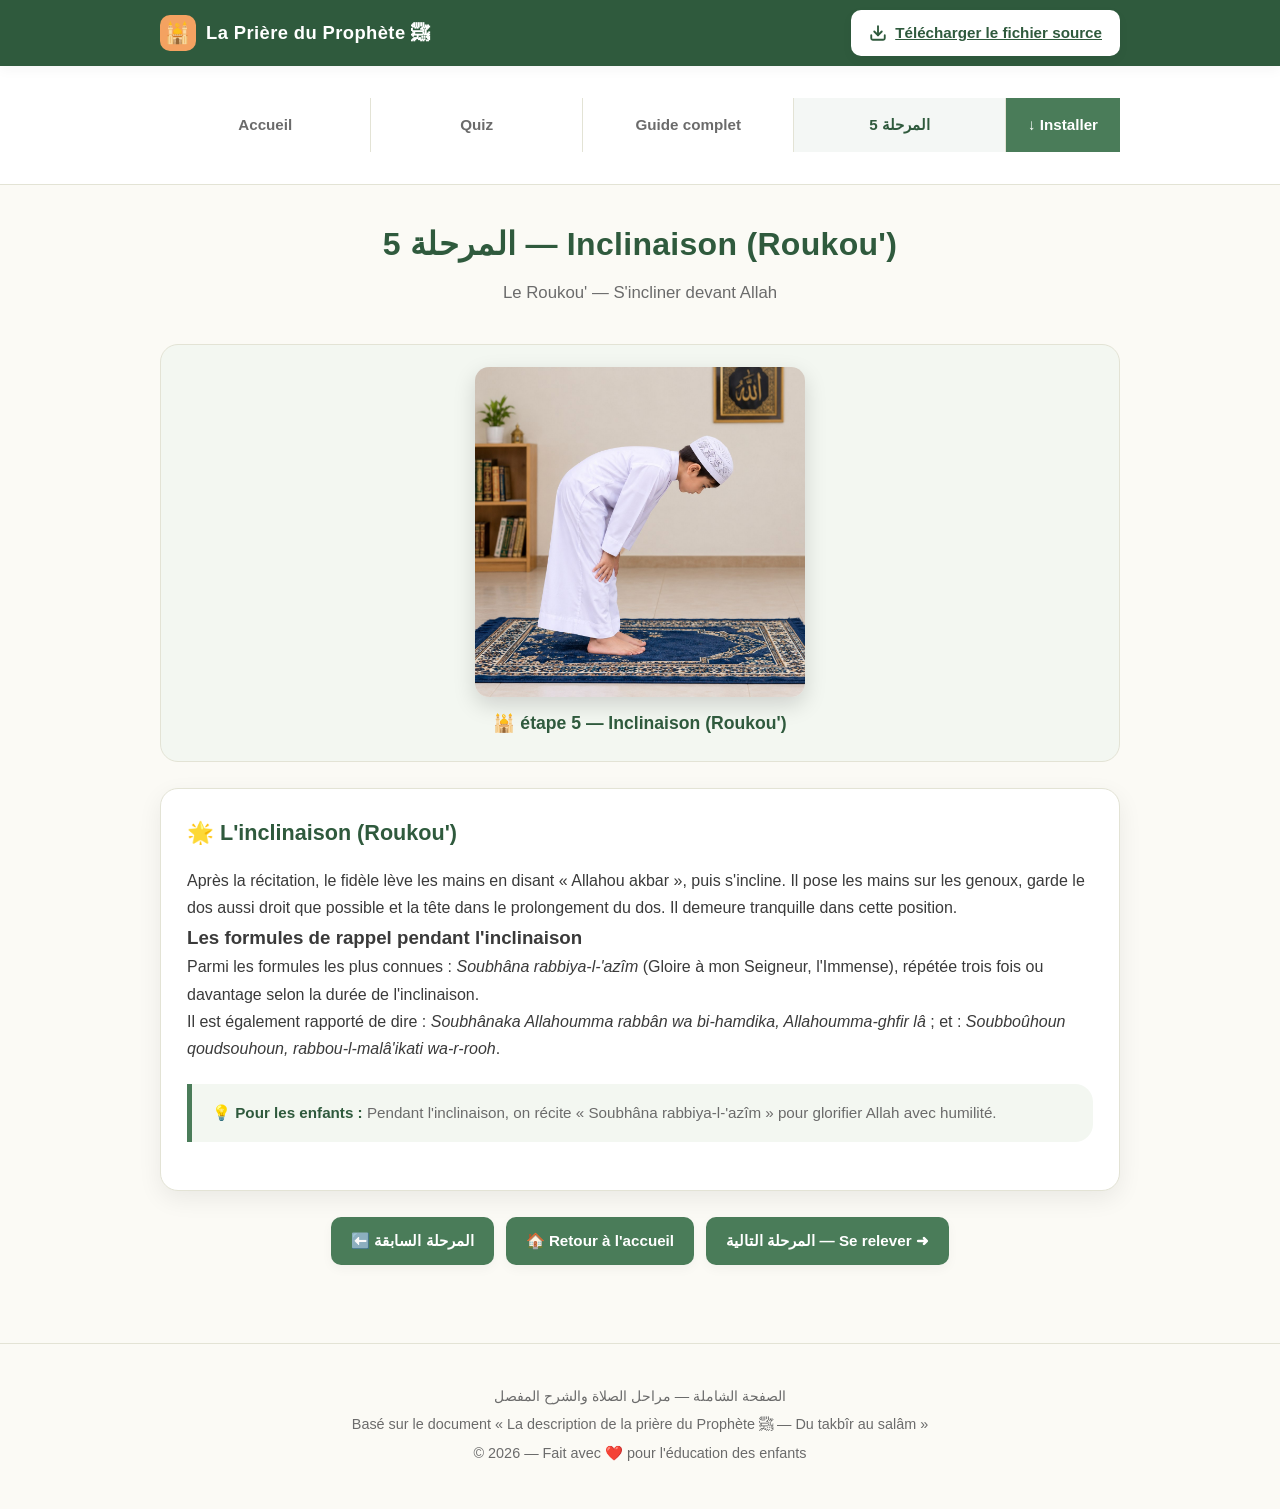
<file: stage-5-roukou.html>
<!DOCTYPE html>
<html lang="fr">
<head>
  <meta charset="UTF-8">
  <meta name="viewport" content="width=device-width, initial-scale=1.0">
  <title>المرحلة 5 — Inclinaison (Roukou') | La Prière du Prophète</title>
  <link rel="stylesheet" href="style.css">
  <meta name="theme-color" content="#4a7c59">
  <link rel="manifest" href="manifest.webmanifest">
  <link rel="apple-touch-icon" href="icons/apple-touch-icon.png">
  <meta name="apple-mobile-web-app-capable" content="yes">
  <meta name="mobile-web-app-capable" content="yes">
  <meta name="apple-mobile-web-app-status-bar-style" content="default">
  <script>
    /* Enregistrement du Service Worker — SITE PUBLIÉ UNIQUEMENT :
       jamais en local (développement), jamais dans une iframe (aperçu). */
    (function () {
      if (!('serviceWorker' in navigator)) return;
      var host = location.hostname;
      var isLocal =
        location.protocol === 'file:' ||
        host === 'localhost' ||
        host === '127.0.0.1' ||
        host === '[::1]';
      if (isLocal) return;
      if (window.self !== window.top) return;
      window.addEventListener('load', function () {
        navigator.serviceWorker.register('sw.js').catch(function () {});
      });
    })();
  </script>
  <script src="install-banner.js"></script>
</head>
<body>
  <div class="topbar">
    <div class="container">
      <div class="brand">
        <div class="logo">🕌</div>
        <span>La Prière du Prophète ﷺ</span>
      </div>
      <a href="Description_priere_et_adhkar_francais.pdf" download class="btn-pdf" title="Télécharger le document source (PDF)">
        <svg viewBox="0 0 24 24" fill="none" stroke="currentColor" stroke-width="2.5" stroke-linecap="round" stroke-linejoin="round">
          <path d="M21 15v4a2 2 0 0 1-2 2H5a2 2 0 0 1-2-2v-4"></path>
          <polyline points="7 10 12 15 17 10"></polyline>
          <line x1="12" y1="15" x2="12" y2="3"></line>
        </svg>
        Télécharger le fichier source
      </a>
    </div>
  </div>

  <nav>
    <div class="container">
      <a href="index.html">Accueil</a>
      <a href="quiz.html">Quiz</a>
      <a href="guide.html">Guide complet</a>
      <a href="stage-5-roukou.html" class="active">المرحلة 5</a>
      <button type="button" class="nav-install" title="Installer l&apos;application">&#8595; Installer</button>
    </div>
  </nav>

  <div class="container">
    <h1 class="page-title">المرحلة 5 — Inclinaison (Roukou')</h1>
    <p class="page-subtitle">Le Roukou' — S'incliner devant Allah</p>

    <div class="stage-header">
      <img src="images/stage-5-inclinaison.jpg" alt="Inclinaison (roukou')">
      <div class="stage-title">🕌 étape 5 — Inclinaison (Roukou')</div>
    </div>

    <section class="card">
      <h2>🌟 L'inclinaison (Roukou')</h2>
      <p>Après la récitation, le fidèle lève les mains en disant « Allahou akbar », puis s'incline. Il pose les mains sur les genoux, garde le dos aussi droit que possible et la tête dans le prolongement du dos. Il demeure tranquille dans cette position.</p>
      <h3>Les formules de rappel pendant l'inclinaison</h3>
      <p>Parmi les formules les plus connues : <em>Soubhâna rabbiya-l-'azîm</em> (Gloire à mon Seigneur, l'Immense), répétée trois fois ou davantage selon la durée de l'inclinaison.</p>
      <p>Il est également rapporté de dire : <em>Soubhânaka Allahoumma rabbân wa bi-hamdika, Allahoumma-ghfir lâ</em> ; et : <em>Soubboûhoun qoudsouhoun, rabbou-l-malâ'ikati wa-r-rooh</em>.</p>
      <div class="callout"><strong>💡 Pour les enfants :</strong> Pendant l'inclinaison, on récite « Soubhâna rabbiya-l-'azîm » pour glorifier Allah avec humilité.</div>
    </section>

    <div class="quiz-actions">
      <a href="stage-4-fatiha.html" class="btn">⬅️ المرحلة السابقة</a>
      <a href="index.html" class="btn">🏠 Retour à l'accueil</a>
      <a href="stage-6-relever.html" class="btn">المرحلة التالية — Se relever ➜</a>
    </div>
  </div>

  <footer>
    <p>الصفحة الشاملة — مراحل الصلاة والشرح المفصل</p>
    <p>Basé sur le document « La description de la prière du Prophète ﷺ — Du takbîr au salâm »</p>
    <p>&copy; 2026 — Fait avec ❤️ pour l'éducation des enfants</p>
  </footer>

  <script src="script.js"></script>
</body>
</html>
</file>
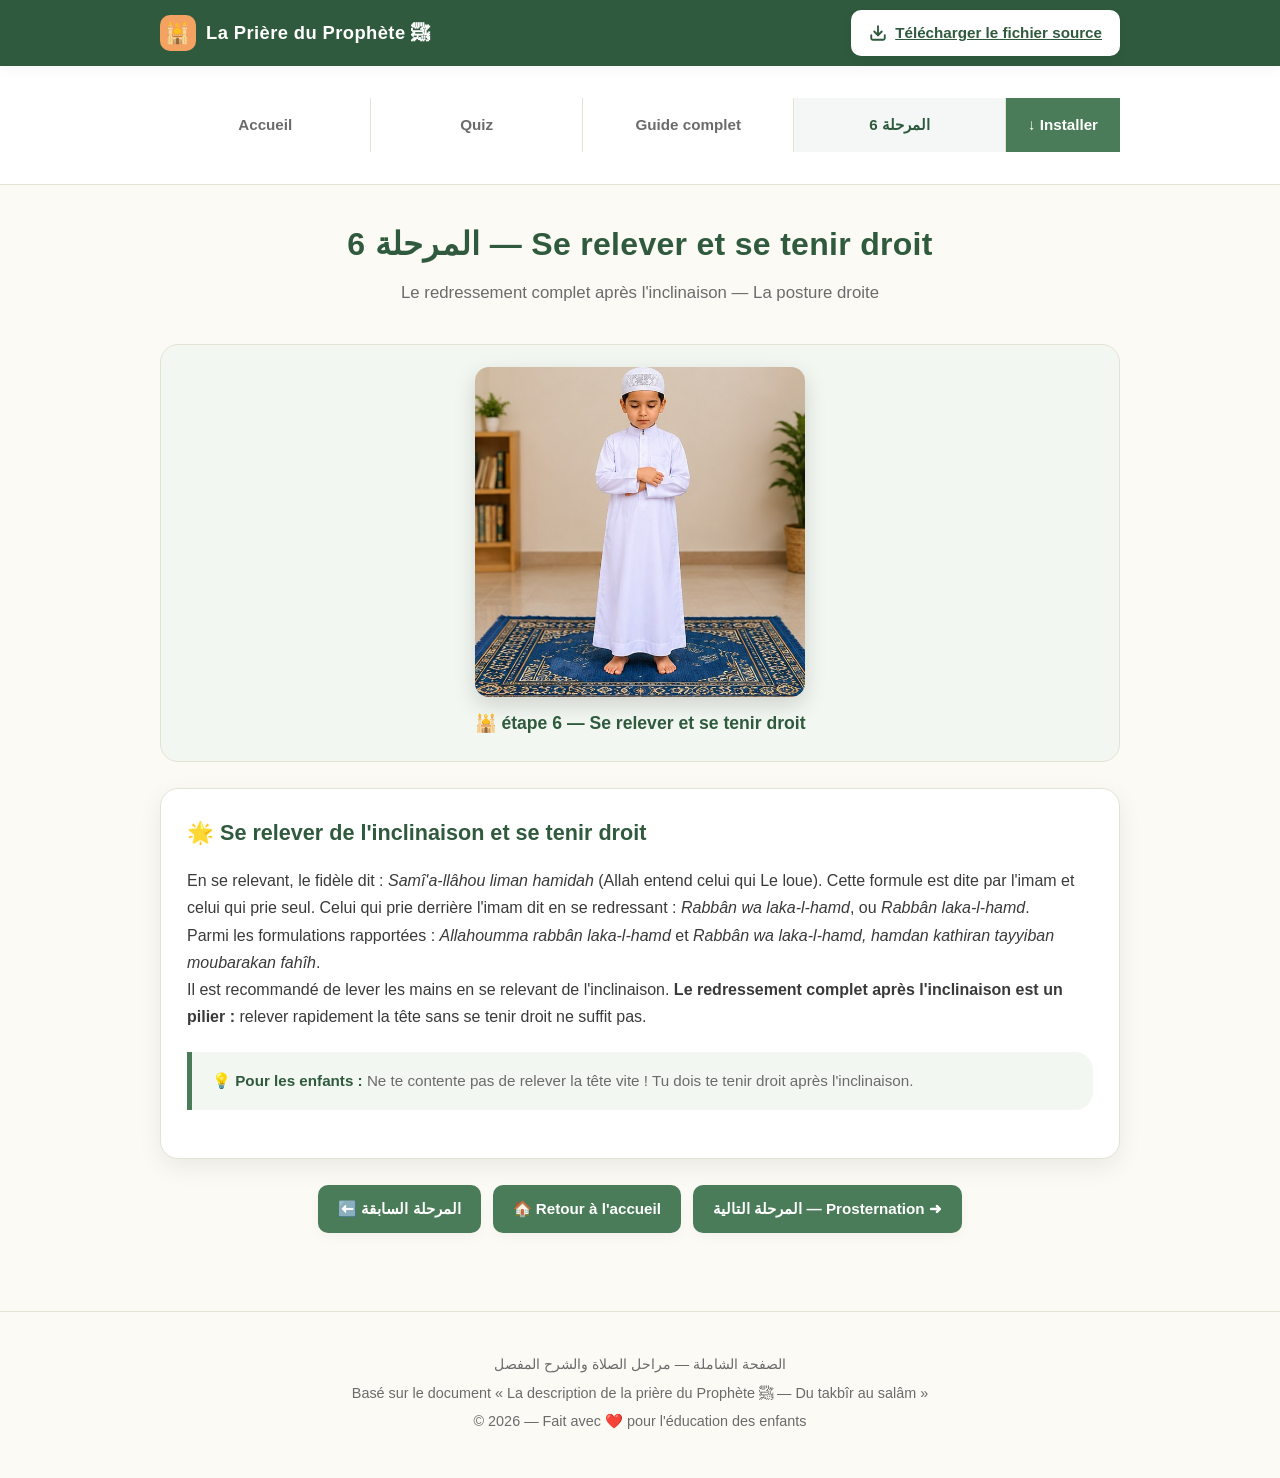
<file: stage-6-relever.html>
<!DOCTYPE html>
<html lang="fr">
<head>
  <meta charset="UTF-8">
  <meta name="viewport" content="width=device-width, initial-scale=1.0">
  <title>المرحلة 6 — Se relever et se tenir droit | La Prière du Prophète</title>
  <link rel="stylesheet" href="style.css">
  <meta name="theme-color" content="#4a7c59">
  <link rel="manifest" href="manifest.webmanifest">
  <link rel="apple-touch-icon" href="icons/apple-touch-icon.png">
  <meta name="apple-mobile-web-app-capable" content="yes">
  <meta name="mobile-web-app-capable" content="yes">
  <meta name="apple-mobile-web-app-status-bar-style" content="default">
  <script>
    /* Enregistrement du Service Worker — SITE PUBLIÉ UNIQUEMENT :
       jamais en local (développement), jamais dans une iframe (aperçu). */
    (function () {
      if (!('serviceWorker' in navigator)) return;
      var host = location.hostname;
      var isLocal =
        location.protocol === 'file:' ||
        host === 'localhost' ||
        host === '127.0.0.1' ||
        host === '[::1]';
      if (isLocal) return;
      if (window.self !== window.top) return;
      window.addEventListener('load', function () {
        navigator.serviceWorker.register('sw.js').catch(function () {});
      });
    })();
  </script>
  <script src="install-banner.js"></script>
</head>
<body>
  <div class="topbar">
    <div class="container">
      <div class="brand">
        <div class="logo">🕌</div>
        <span>La Prière du Prophète ﷺ</span>
      </div>
      <a href="Description_priere_et_adhkar_francais.pdf" download class="btn-pdf" title="Télécharger le document source (PDF)">
        <svg viewBox="0 0 24 24" fill="none" stroke="currentColor" stroke-width="2.5" stroke-linecap="round" stroke-linejoin="round">
          <path d="M21 15v4a2 2 0 0 1-2 2H5a2 2 0 0 1-2-2v-4"></path>
          <polyline points="7 10 12 15 17 10"></polyline>
          <line x1="12" y1="15" x2="12" y2="3"></line>
        </svg>
        Télécharger le fichier source
      </a>
    </div>
  </div>

  <nav>
    <div class="container">
      <a href="index.html">Accueil</a>
      <a href="quiz.html">Quiz</a>
      <a href="guide.html">Guide complet</a>
      <a href="stage-6-relever.html" class="active">المرحلة 6</a>
      <button type="button" class="nav-install" title="Installer l&apos;application">&#8595; Installer</button>
    </div>
  </nav>

  <div class="container">
    <h1 class="page-title">المرحلة 6 — Se relever et se tenir droit</h1>
    <p class="page-subtitle">Le redressement complet après l'inclinaison — La posture droite</p>

    <div class="stage-header">
      <img src="images/stage-3-debout.jpg" alt="Se lever et se tenir droit">
      <div class="stage-title">🕌 étape 6 — Se relever et se tenir droit</div>
    </div>

    <section class="card">
      <h2>🌟 Se relever de l'inclinaison et se tenir droit</h2>
      <p>En se relevant, le fidèle dit : <em>Samî'a-llâhou liman hamidah</em> (Allah entend celui qui Le loue). Cette formule est dite par l'imam et celui qui prie seul. Celui qui prie derrière l'imam dit en se redressant : <em>Rabbân wa laka-l-hamd</em>, ou <em>Rabbân laka-l-hamd</em>.</p>
      <p>Parmi les formulations rapportées : <em>Allahoumma rabbân laka-l-hamd</em> et <em>Rabbân wa laka-l-hamd, hamdan kathiran tayyiban moubarakan fahîh</em>.</p>
      <p>Il est recommandé de lever les mains en se relevant de l'inclinaison. <strong>Le redressement complet après l'inclinaison est un pilier :</strong> relever rapidement la tête sans se tenir droit ne suffit pas.</p>
      <div class="callout"><strong>💡 Pour les enfants :</strong> Ne te contente pas de relever la tête vite ! Tu dois te tenir droit après l'inclinaison.</div>
    </section>

    <div class="quiz-actions">
      <a href="stage-5-roukou.html" class="btn">⬅️ المرحلة السابقة</a>
      <a href="index.html" class="btn">🏠 Retour à l'accueil</a>
      <a href="stage-7-soujoud.html" class="btn">المرحلة التالية — Prosternation ➜</a>
    </div>
  </div>

  <footer>
    <p>الصفحة الشاملة — مراحل الصلاة والشرح المفصل</p>
    <p>Basé sur le document « La description de la prière du Prophète ﷺ — Du takbîr au salâm »</p>
    <p>&copy; 2026 — Fait avec ❤️ pour l'éducation des enfants</p>
  </footer>

  <script src="script.js"></script>
</body>
</html>
</file>
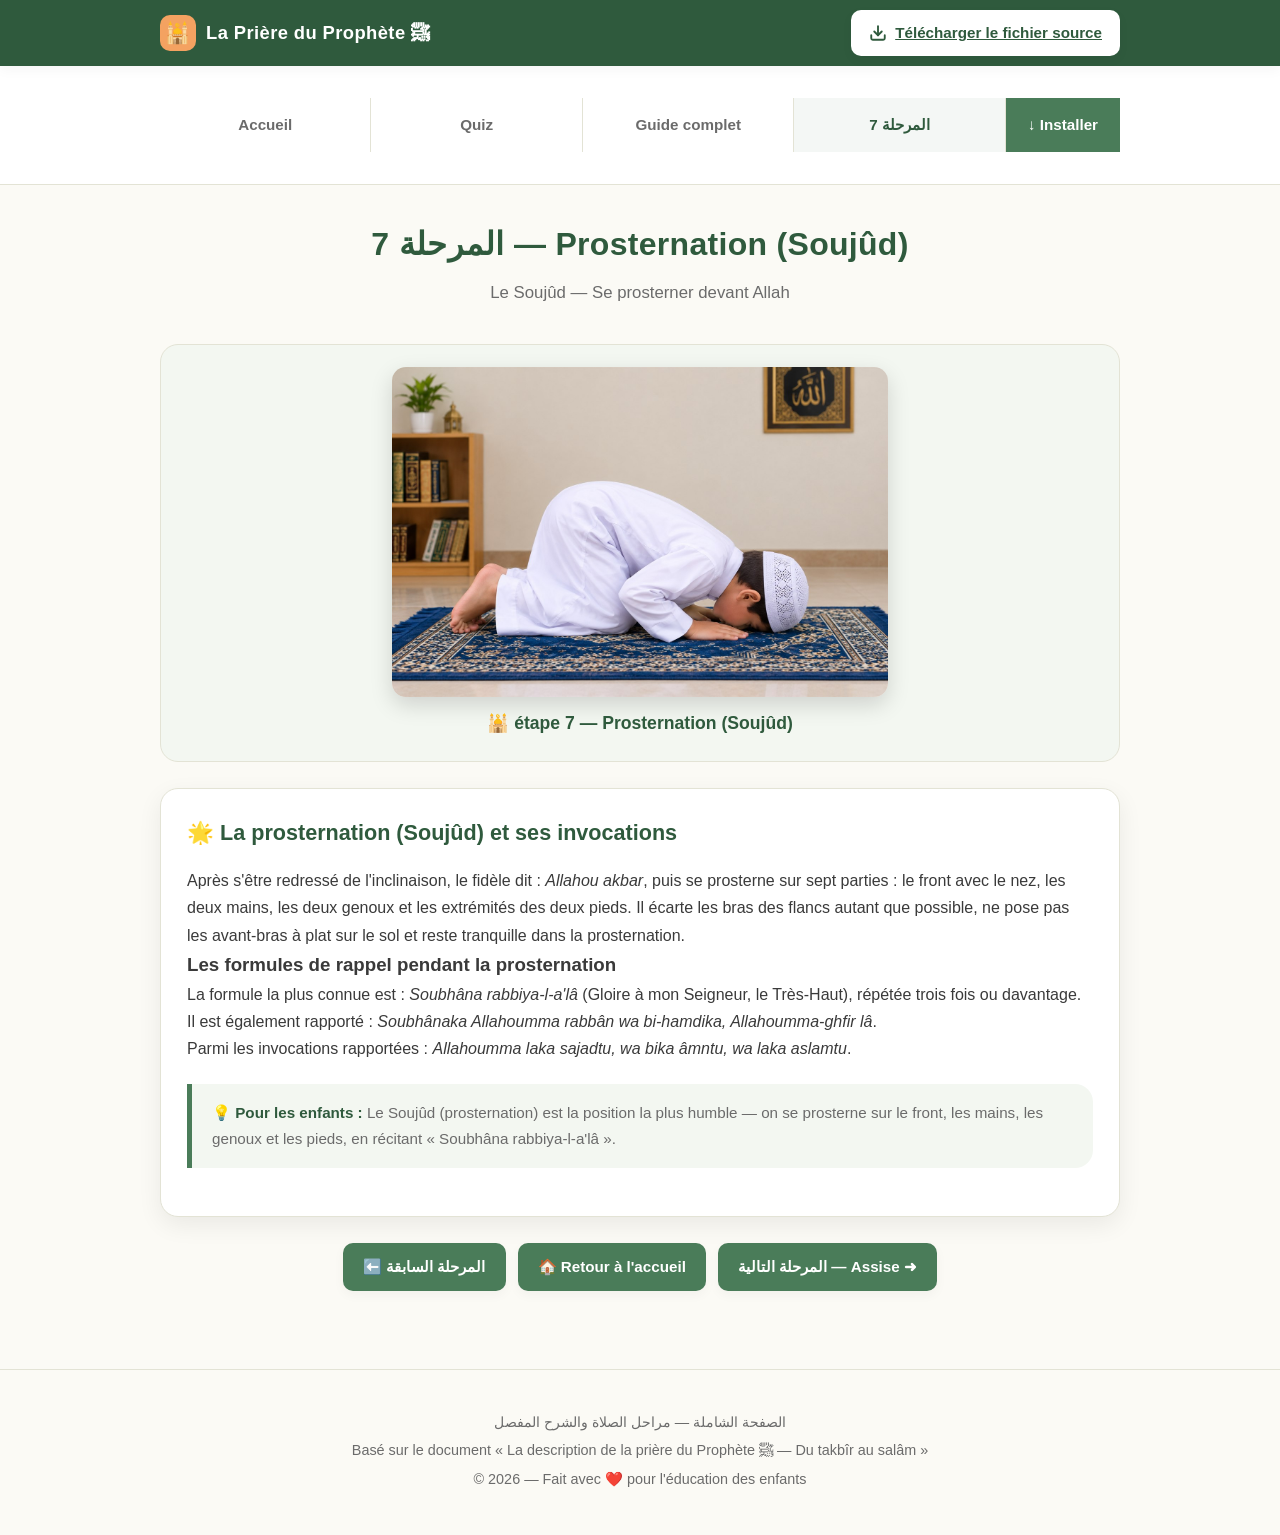
<file: stage-7-soujoud.html>
<!DOCTYPE html>
<html lang="fr">
<head>
  <meta charset="UTF-8">
  <meta name="viewport" content="width=device-width, initial-scale=1.0">
  <title>المرحلة 7 — Prosternation (Soujûd) | La Prière du Prophète</title>
  <link rel="stylesheet" href="style.css">
  <meta name="theme-color" content="#4a7c59">
  <link rel="manifest" href="manifest.webmanifest">
  <link rel="apple-touch-icon" href="icons/apple-touch-icon.png">
  <meta name="apple-mobile-web-app-capable" content="yes">
  <meta name="mobile-web-app-capable" content="yes">
  <meta name="apple-mobile-web-app-status-bar-style" content="default">
  <script>
    /* Enregistrement du Service Worker — SITE PUBLIÉ UNIQUEMENT :
       jamais en local (développement), jamais dans une iframe (aperçu). */
    (function () {
      if (!('serviceWorker' in navigator)) return;
      var host = location.hostname;
      var isLocal =
        location.protocol === 'file:' ||
        host === 'localhost' ||
        host === '127.0.0.1' ||
        host === '[::1]';
      if (isLocal) return;
      if (window.self !== window.top) return;
      window.addEventListener('load', function () {
        navigator.serviceWorker.register('sw.js').catch(function () {});
      });
    })();
  </script>
  <script src="install-banner.js"></script>
</head>
<body>
  <div class="topbar">
    <div class="container">
      <div class="brand">
        <div class="logo">🕌</div>
        <span>La Prière du Prophète ﷺ</span>
      </div>
      <a href="Description_priere_et_adhkar_francais.pdf" download class="btn-pdf" title="Télécharger le document source (PDF)">
        <svg viewBox="0 0 24 24" fill="none" stroke="currentColor" stroke-width="2.5" stroke-linecap="round" stroke-linejoin="round">
          <path d="M21 15v4a2 2 0 0 1-2 2H5a2 2 0 0 1-2-2v-4"></path>
          <polyline points="7 10 12 15 17 10"></polyline>
          <line x1="12" y1="15" x2="12" y2="3"></line>
        </svg>
        Télécharger le fichier source
      </a>
    </div>
  </div>

  <nav>
    <div class="container">
      <a href="index.html">Accueil</a>
      <a href="quiz.html">Quiz</a>
      <a href="guide.html">Guide complet</a>
      <a href="stage-7-soujoud.html" class="active">المرحلة 7</a>
      <button type="button" class="nav-install" title="Installer l&apos;application">&#8595; Installer</button>
    </div>
  </nav>

  <div class="container">
    <h1 class="page-title">المرحلة 7 — Prosternation (Soujûd)</h1>
    <p class="page-subtitle">Le Soujûd — Se prosterner devant Allah</p>

    <div class="stage-header">
      <img src="images/stage-7-prosternation.jpg" alt="Prosternation (soujud)">
      <div class="stage-title">🕌 étape 7 — Prosternation (Soujûd)</div>
    </div>

    <section class="card">
      <h2>🌟 La prosternation (Soujûd) et ses invocations</h2>
      <p>Après s'être redressé de l'inclinaison, le fidèle dit : <em>Allahou akbar</em>, puis se prosterne sur sept parties : le front avec le nez, les deux mains, les deux genoux et les extrémités des deux pieds. Il écarte les bras des flancs autant que possible, ne pose pas les avant-bras à plat sur le sol et reste tranquille dans la prosternation.</p>
      <h3>Les formules de rappel pendant la prosternation</h3>
      <p>La formule la plus connue est : <em>Soubhâna rabbiya-l-a'lâ</em> (Gloire à mon Seigneur, le Très-Haut), répétée trois fois ou davantage. Il est également rapporté : <em>Soubhânaka Allahoumma rabbân wa bi-hamdika, Allahoumma-ghfir lâ</em>.</p>
      <p>Parmi les invocations rapportées : <em>Allahoumma laka sajadtu, wa bika âmntu, wa laka aslamtu</em>.</p>
      <div class="callout"><strong>💡 Pour les enfants :</strong> Le Soujûd (prosternation) est la position la plus humble — on se prosterne sur le front, les mains, les genoux et les pieds, en récitant « Soubhâna rabbiya-l-a'lâ ».</div>
    </section>

    <div class="quiz-actions">
      <a href="stage-6-relever.html" class="btn">⬅️ المرحلة السابقة</a>
      <a href="index.html" class="btn">🏠 Retour à l'accueil</a>
      <a href="stage-8-assis.html" class="btn">المرحلة التالية — Assise ➜</a>
    </div>
  </div>

  <footer>
    <p>الصفحة الشاملة — مراحل الصلاة والشرح المفصل</p>
    <p>Basé sur le document « La description de la prière du Prophète ﷺ — Du takbîr au salâm »</p>
    <p>&copy; 2026 — Fait avec ❤️ pour l'éducation des enfants</p>
  </footer>

  <script src="script.js"></script>
</body>
</html>
</file>
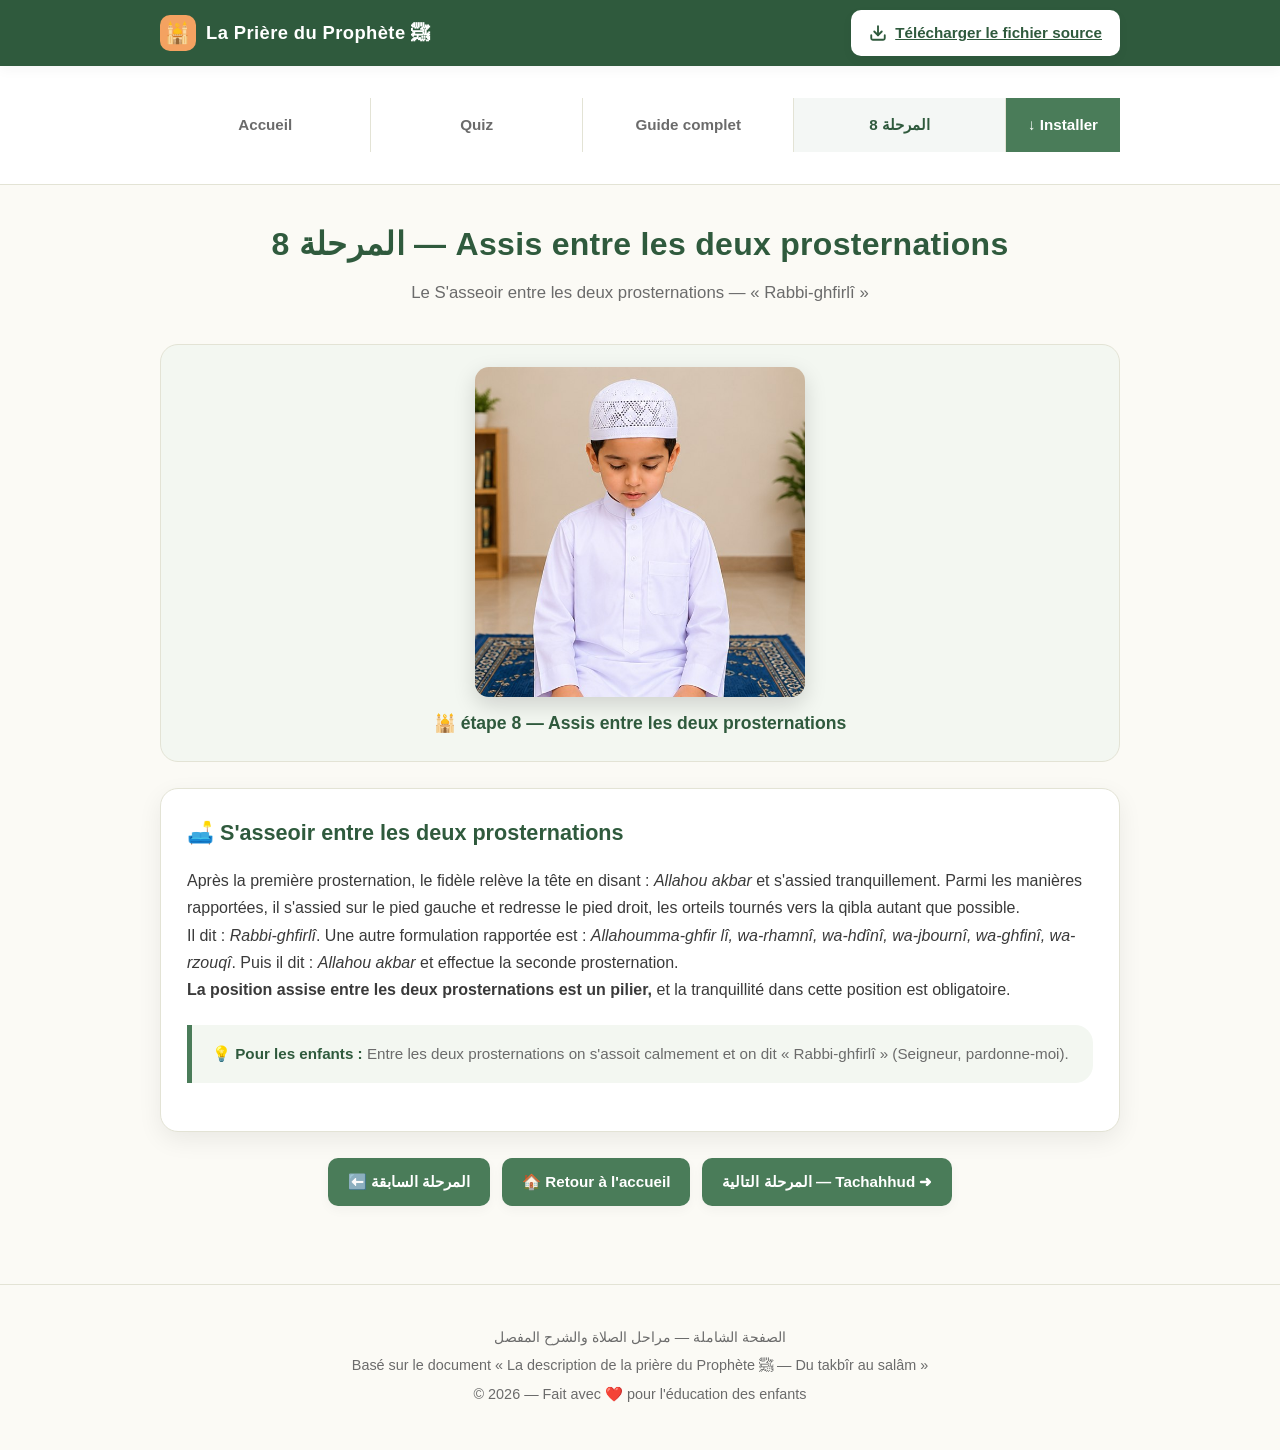
<file: stage-8-assis.html>
<!DOCTYPE html>
<html lang="fr">
<head>
  <meta charset="UTF-8">
  <meta name="viewport" content="width=device-width, initial-scale=1.0">
  <title>المرحلة 8 — Assis entre les deux prosternations | La Prière du Prophète</title>
  <link rel="stylesheet" href="style.css">
  <meta name="theme-color" content="#4a7c59">
  <link rel="manifest" href="manifest.webmanifest">
  <link rel="apple-touch-icon" href="icons/apple-touch-icon.png">
  <meta name="apple-mobile-web-app-capable" content="yes">
  <meta name="mobile-web-app-capable" content="yes">
  <meta name="apple-mobile-web-app-status-bar-style" content="default">
  <script>
    /* Enregistrement du Service Worker — SITE PUBLIÉ UNIQUEMENT :
       jamais en local (développement), jamais dans une iframe (aperçu). */
    (function () {
      if (!('serviceWorker' in navigator)) return;
      var host = location.hostname;
      var isLocal =
        location.protocol === 'file:' ||
        host === 'localhost' ||
        host === '127.0.0.1' ||
        host === '[::1]';
      if (isLocal) return;
      if (window.self !== window.top) return;
      window.addEventListener('load', function () {
        navigator.serviceWorker.register('sw.js').catch(function () {});
      });
    })();
  </script>
  <script src="install-banner.js"></script>
</head>
<body>
  <div class="topbar">
    <div class="container">
      <div class="brand">
        <div class="logo">🕌</div>
        <span>La Prière du Prophète ﷺ</span>
      </div>
      <a href="Description_priere_et_adhkar_francais.pdf" download class="btn-pdf" title="Télécharger le document source (PDF)">
        <svg viewBox="0 0 24 24" fill="none" stroke="currentColor" stroke-width="2.5" stroke-linecap="round" stroke-linejoin="round">
          <path d="M21 15v4a2 2 0 0 1-2 2H5a2 2 0 0 1-2-2v-4"></path>
          <polyline points="7 10 12 15 17 10"></polyline>
          <line x1="12" y1="15" x2="12" y2="3"></line>
        </svg>
        Télécharger le fichier source
      </a>
    </div>
  </div>

  <nav>
    <div class="container">
      <a href="index.html">Accueil</a>
      <a href="quiz.html">Quiz</a>
      <a href="guide.html">Guide complet</a>
      <a href="stage-8-assis.html" class="active">المرحلة 8</a>
      <button type="button" class="nav-install" title="Installer l&apos;application">&#8595; Installer</button>
    </div>
  </nav>

  <div class="container">
    <h1 class="page-title">المرحلة 8 — Assis entre les deux prosternations</h1>
    <p class="page-subtitle">Le S'asseoir entre les deux prosternations — « Rabbi-ghfirlî »</p>

    <div class="stage-header">
      <img src="images/stage-8-assis.jpg" alt="Assis entre deux prosternations">
      <div class="stage-title">🕌 étape 8 — Assis entre les deux prosternations</div>
    </div>

    <section class="card">
      <h2>🛋️ S'asseoir entre les deux prosternations</h2>
      <p>Après la première prosternation, le fidèle relève la tête en disant : <em>Allahou akbar</em> et s'assied tranquillement. Parmi les manières rapportées, il s'assied sur le pied gauche et redresse le pied droit, les orteils tournés vers la qibla autant que possible.</p>
      <p>Il dit : <em>Rabbi-ghfirlî</em>. Une autre formulation rapportée est : <em>Allahoumma-ghfir lî, wa-rhamnî, wa-hdînî, wa-jbournî, wa-ghfinî, wa-rzouqî</em>. Puis il dit : <em>Allahou akbar</em> et effectue la seconde prosternation.</p>
      <p><strong>La position assise entre les deux prosternations est un pilier,</strong> et la tranquillité dans cette position est obligatoire.</p>
      <div class="callout"><strong>💡 Pour les enfants :</strong> Entre les deux prosternations on s'assoit calmement et on dit « Rabbi-ghfirlî » (Seigneur, pardonne-moi).</div>
    </section>

    <div class="quiz-actions">
      <a href="stage-7-soujoud.html" class="btn">⬅️ المرحلة السابقة</a>
      <a href="index.html" class="btn">🏠 Retour à l'accueil</a>
      <a href="stage-9-tashahhud.html" class="btn">المرحلة التالية — Tachahhud ➜</a>
    </div>
  </div>

  <footer>
    <p>الصفحة الشاملة — مراحل الصلاة والشرح المفصل</p>
    <p>Basé sur le document « La description de la prière du Prophète ﷺ — Du takbîr au salâm »</p>
    <p>&copy; 2026 — Fait avec ❤️ pour l'éducation des enfants</p>
  </footer>

  <script src="script.js"></script>
</body>
</html>
</file>
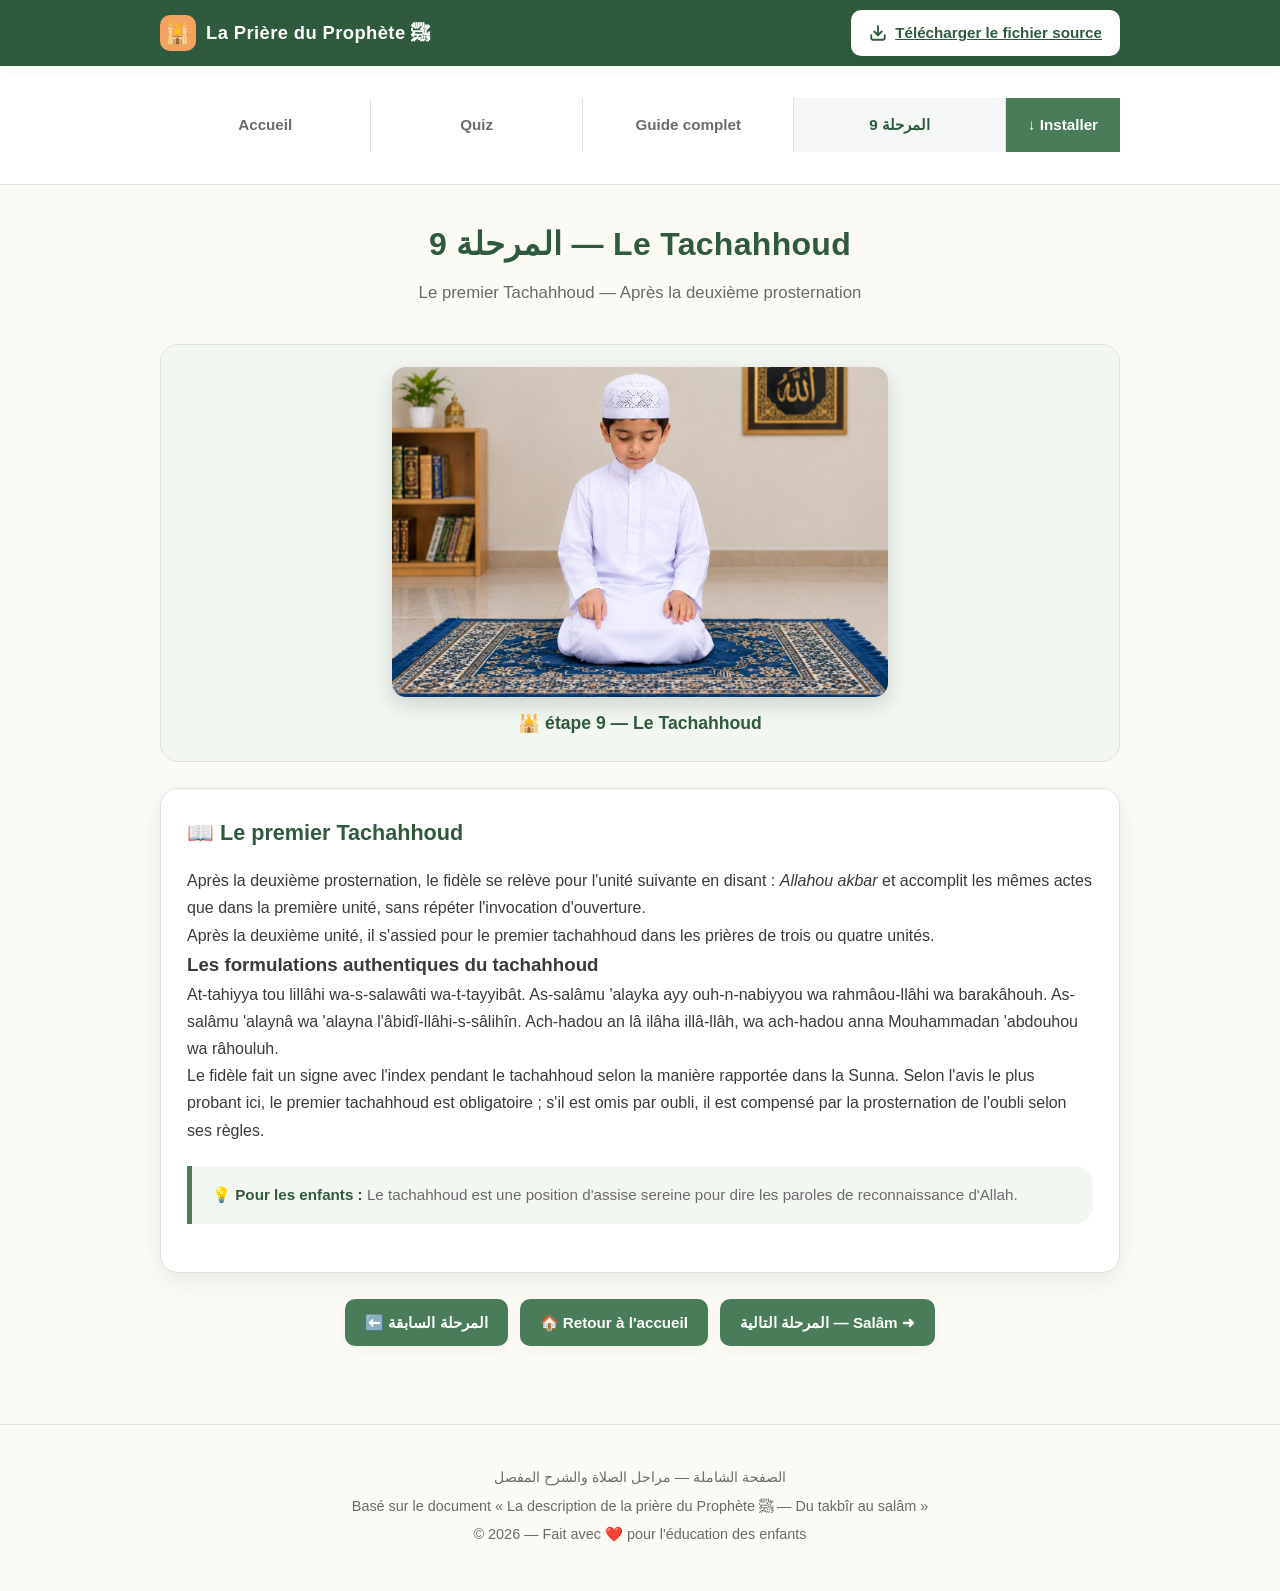
<file: stage-9-tashahhud.html>
<!DOCTYPE html>
<html lang="fr">
<head>
  <meta charset="UTF-8">
  <meta name="viewport" content="width=device-width, initial-scale=1.0">
  <title>المرحلة 9 — Le Tachahhoud | La Prière du Prophète</title>
  <link rel="stylesheet" href="style.css">
  <meta name="theme-color" content="#4a7c59">
  <link rel="manifest" href="manifest.webmanifest">
  <link rel="apple-touch-icon" href="icons/apple-touch-icon.png">
  <meta name="apple-mobile-web-app-capable" content="yes">
  <meta name="mobile-web-app-capable" content="yes">
  <meta name="apple-mobile-web-app-status-bar-style" content="default">
  <script>
    /* Enregistrement du Service Worker — SITE PUBLIÉ UNIQUEMENT :
       jamais en local (développement), jamais dans une iframe (aperçu). */
    (function () {
      if (!('serviceWorker' in navigator)) return;
      var host = location.hostname;
      var isLocal =
        location.protocol === 'file:' ||
        host === 'localhost' ||
        host === '127.0.0.1' ||
        host === '[::1]';
      if (isLocal) return;
      if (window.self !== window.top) return;
      window.addEventListener('load', function () {
        navigator.serviceWorker.register('sw.js').catch(function () {});
      });
    })();
  </script>
  <script src="install-banner.js"></script>
</head>
<body>
  <div class="topbar">
    <div class="container">
      <div class="brand">
        <div class="logo">🕌</div>
        <span>La Prière du Prophète ﷺ</span>
      </div>
      <a href="Description_priere_et_adhkar_francais.pdf" download class="btn-pdf" title="Télécharger le document source (PDF)">
        <svg viewBox="0 0 24 24" fill="none" stroke="currentColor" stroke-width="2.5" stroke-linecap="round" stroke-linejoin="round">
          <path d="M21 15v4a2 2 0 0 1-2 2H5a2 2 0 0 1-2-2v-4"></path>
          <polyline points="7 10 12 15 17 10"></polyline>
          <line x1="12" y1="15" x2="12" y2="3"></line>
        </svg>
        Télécharger le fichier source
      </a>
    </div>
  </div>

  <nav>
    <div class="container">
      <a href="index.html">Accueil</a>
      <a href="quiz.html">Quiz</a>
      <a href="guide.html">Guide complet</a>
      <a href="stage-9-tashahhud.html" class="active">المرحلة 9</a>
      <button type="button" class="nav-install" title="Installer l&apos;application">&#8595; Installer</button>
    </div>
  </nav>

  <div class="container">
    <h1 class="page-title">المرحلة 9 — Le Tachahhoud</h1>
    <p class="page-subtitle">Le premier Tachahhoud — Après la deuxième prosternation</p>

    <div class="stage-header">
      <img src="images/stage-9-tashahoud.jpg" alt="Tashahhud">
      <div class="stage-title">🕌 étape 9 — Le Tachahhoud</div>
    </div>

    <section class="card">
      <h2>📖 Le premier Tachahhoud</h2>
      <p>Après la deuxième prosternation, le fidèle se relève pour l'unité suivante en disant : <em>Allahou akbar</em> et accomplit les mêmes actes que dans la première unité, sans répéter l'invocation d'ouverture.</p>
      <p>Après la deuxième unité, il s'assied pour le premier tachahhoud dans les prières de trois ou quatre unités.</p>
      <h3>Les formulations authentiques du tachahhoud</h3>
      <div class="aya">At-tahiyya tou lillâhi wa-s-salawâti wa-t-tayyibât. As-salâmu 'alayka ayy ouh-n-nabiyyou wa rahmâou-llâhi wa barakâhouh. As-salâmu 'alaynâ wa 'alayna l'âbidî-llâhi-s-sâlihîn. Ach-hadou an lâ ilâha illâ-llâh, wa ach-hadou anna Mouhammadan 'abdouhou wa râhouluh.</div>
      <p>Le fidèle fait un signe avec l'index pendant le tachahhoud selon la manière rapportée dans la Sunna. Selon l'avis le plus probant ici, le premier tachahhoud est obligatoire ; s'il est omis par oubli, il est compensé par la prosternation de l'oubli selon ses règles.</p>
      <div class="callout"><strong>💡 Pour les enfants :</strong> Le tachahhoud est une position d'assise sereine pour dire les paroles de reconnaissance d'Allah.</div>
    </section>

    <div class="quiz-actions">
      <a href="stage-8-assis.html" class="btn">⬅️ المرحلة السابقة</a>
      <a href="index.html" class="btn">🏠 Retour à l'accueil</a>
      <a href="stage-10-salam.html" class="btn">المرحلة التالية — Salâm ➜</a>
    </div>
  </div>

  <footer>
    <p>الصفحة الشاملة — مراحل الصلاة والشرح المفصل</p>
    <p>Basé sur le document « La description de la prière du Prophète ﷺ — Du takbîr au salâm »</p>
    <p>&copy; 2026 — Fait avec ❤️ pour l'éducation des enfants</p>
  </footer>

  <script src="script.js"></script>
</body>
</html>
</file>
<file: style.css>
/* ============================================================
   Site : La Prière du Prophète ﷺ — Guide pour enfants (Français)
   Design : élégant, doux, facile à lire, adapté aux enfants
   ============================================================ */

:root {
  --primary: #4a7c59;        /* vert doux (islamique) */
  --primary-dark: #2f5a3d;
  --primary-light: #a8d5a2;
  --accent: #f4a261;         /* orange doux */
  --accent-dark: #e76f51;
  --bg: #fbfaf5;             /* crème très clair */
  --card: #ffffff;
  --text: #3a3a3a;
  --text-light: #6b6b6b;
  --border: #e3e3d5;
  --radius: 18px;
  --shadow: 0 8px 24px rgba(0,0,0,0.07);
  --shadow-sm: 0 4px 12px rgba(0,0,0,0.04);
  --max-width: 1000px;
}

* {
  box-sizing: border-box;
  margin: 0;
  padding: 0;
}

html {
  scroll-behavior: smooth;
}

body {
  font-family: 'Segoe UI', 'Verdana', 'Tahoma', 'Comic Sans MS', 'Cursive', sans-serif;
  background: var(--bg);
  color: var(--text);
  line-height: 1.7;
  min-height: 100vh;
}

/* ---------- Top bar ---------- */
.topbar {
  position: sticky;
  top: 0;
  z-index: 100;
  background: var(--primary-dark);
  color: #fff;
  box-shadow: var(--shadow-sm);
}

.topbar .container {
  max-width: var(--max-width);
  margin: 0 auto;
  padding: 10px 20px;
  display: flex;
  flex-wrap: wrap;
  align-items: center;
  justify-content: space-between;
  gap: 12px;
}

.brand {
  display: flex;
  align-items: center;
  gap: 10px;
  font-weight: 800;
  font-size: 1.15rem;
  letter-spacing: 0.4px;
}

.brand .logo {
  width: 36px;
  height: 36px;
  border-radius: 10px;
  background: var(--accent);
  display: grid;
  place-items: center;
  font-weight: 900;
  font-size: 1.25rem;
  color: var(--primary-dark);
}

.brand span {
  color: #fff;
}

/* ---------- PDF button (top right) ---------- */
.btn-pdf {
  display: inline-flex;
  align-items: center;
  gap: 8px;
  background: #ffffff;
  color: var(--primary-dark);
  border: none;
  border-radius: 10px;
  padding: 10px 18px;
  font-weight: 800;
  font-size: 0.95rem;
  cursor: pointer;
  box-shadow: var(--shadow-sm);
  transition: transform 0.18s, box-shadow 0.18s, background 0.18s;
  white-space: nowrap;
}

.btn-pdf:hover {
  background: #fff5f0;
  transform: translateY(-2px);
  box-shadow: 0 6px 16px rgba(0,0,0,0.12);
}

.btn-pdf:active {
  transform: translateY(0);
}

.btn-pdf svg { width: 18px; height: 18px; }

/* ---------- Navigation ---------- */
nav {
  background: var(--card);
  border-bottom: 1px solid var(--border);
  position: sticky;
  top: 54px;
  z-index: 90;
}

nav .container {
  max-width: var(--max-width);
  margin: 0 auto;
  display: flex;
  gap: 0;
}

nav a {
  flex: 1;
  text-align: center;
  padding: 14px 8px;
  text-decoration: none;
  color: var(--text-light);
  font-weight: 700;
  font-size: 0.95rem;
  border-right: 1px solid var(--border);
  transition: all 0.2s;
}

nav a:last-child { border-right: none; }
nav a:hover, nav a.active {
  color: var(--primary-dark);
  background: rgba(74,124,89,0.06);
}

/* ---------- Layout ---------- */
.container {
  max-width: var(--max-width);
  margin: 0 auto;
  padding: 32px 20px;
}

.page-title {
  text-align: center;
  font-size: 2rem;
  color: var(--primary-dark);
  margin-bottom: 8px;
  letter-spacing: 0.3px;
}

.page-subtitle {
  text-align: center;
  color: var(--text-light);
  margin-bottom: 36px;
  font-size: 1.05rem;
}

/* ---------- Cards ---------- */
.card {
  background: var(--card);
  border-radius: var(--radius);
  padding: 26px;
  box-shadow: var(--shadow);
  border: 1px solid var(--border);
  margin-bottom: 26px;
}

.card h2 {
  color: var(--primary-dark);
  font-size: 1.35rem;
  margin-bottom: 16px;
  display: flex;
  align-items: center;
  gap: 10px;
}

/* ---------- Hero ---------- */
.hero {
  text-align: center;
  padding: 52px 20px 30px;
  border-radius: var(--radius);
  background: linear-gradient(135deg, rgba(74,124,89,0.12), rgba(244,162,97,0.10));
  margin-bottom: 34px;
  border: 1px solid var(--border);
}

.hero h1 {
  font-size: 2.1rem;
  color: var(--primary-dark);
  margin-bottom: 12px;
}

.hero p {
  color: var(--text-light);
  font-size: 1.1rem;
  max-width: 700px;
  margin: 0 auto;
}

/* ---------- Steps (prayer positions) ---------- */
.steps {
  display: grid;
  grid-template-columns: repeat(auto-fit, minmax(220px, 1fr));
  gap: 20px;
  margin-bottom: 40px;
}

.step {
  background: var(--card);
  border-radius: var(--radius);
  padding: 20px 14px 22px;
  text-align: center;
  border: 1px solid var(--border);
  box-shadow: var(--shadow-sm);
  transition: transform 0.2s, box-shadow 0.2s;
}

.step:hover {
  transform: translateY(-4px);
  box-shadow: var(--shadow);
  border-color: var(--primary-light);
}

.step .step-img {
  width: 100%;
  height: 180px;
  margin: 0 auto 14px;
  border-radius: 16px;
  background: #f3f7f1;
  display: grid;
  place-items: center;
  border: 3px solid var(--primary-light);
  position: relative;
  overflow: hidden;
  box-shadow: 0 4px 12px rgba(74,124,89,0.15);
}

.step .step-img img {
  width: 100%;
  height: 100%;
  object-fit: contain;
  display: block;
  transition: transform 0.35s ease;
}

.step:hover .step-img img {
  transform: scale(1.04);
}

.step .step-img::after {
  content: attr(data-num);
  position: absolute;
  top: -8px;
  left: -8px;
  width: 24px;
  height: 24px;
  background: var(--accent-dark);
  color: #fff;
  border-radius: 50%;
  font-size: 0.75rem;
  font-weight: 800;
  display: grid;
  place-items: center;
  box-shadow: 0 2px 6px rgba(0,0,0,0.2);
}

.step h3 {
  font-size: 0.98rem;
  color: var(--primary-dark);
  margin-bottom: 6px;
  font-weight: 800;
}

.step p {
  font-size: 0.82rem;
  color: var(--text-light);
  line-height: 1.5;
}

/* ---------- Chapters / accordion ---------- */
.chapter {
  border: 1px solid var(--border);
  border-radius: var(--radius);
  margin-bottom: 14px;
  overflow: hidden;
  background: var(--card);
  box-shadow: var(--shadow-sm);
  transition: box-shadow 0.2s;
}

.chapter:hover { box-shadow: var(--shadow); }

.chapter-head {
  padding: 16px 20px;
  background: rgba(74,124,89,0.06);
  cursor: pointer;
  display: flex;
  justify-content: space-between;
  align-items: center;
  font-weight: 800;
  font-size: 1.05rem;
  color: var(--primary-dark);
  border-bottom: 1px solid var(--border);
  user-select: none;
}

.chapter-head .chevron {
  font-size: 1.2rem;
  transition: transform 0.25s;
}

.chapter.open .chevron { transform: rotate(180deg); }

.chapter-body {
  padding: 0 20px;
  max-height: 0;
  overflow: hidden;
  transition: max-height 0.35s ease;
  background: #fffef9;
}

.chapter.open .chapter-body {
  max-height: 2000px;
  padding: 20px;
}

.chapter-body p {
  margin-bottom: 10px;
  color: var(--text);
  font-size: 0.98rem;
}

.chapter-body p:last-child { margin-bottom: 0; }

.chapter-body strong { color: var(--primary-dark); }

/* Callout box */
.callout {
  background: #f3f7f1;
  border-left: 5px solid var(--primary);
  padding: 16px 20px;
  border-radius: 0 var(--radius) var(--radius) 0;
  margin: 22px 0;
  font-size: 0.95rem;
  color: var(--text-light);
}

.callout strong { color: var(--primary-dark); }

/* ---------- Buttons ---------- */
.btn {
  display: inline-flex;
  align-items: center;
  gap: 8px;
  background: var(--primary);
  color: #fff;
  border: none;
  border-radius: 10px;
  padding: 11px 20px;
  font-weight: 800;
  font-size: 0.95rem;
  cursor: pointer;
  text-decoration: none;
  box-shadow: var(--shadow-sm);
  transition: transform 0.18s, background 0.18s, box-shadow 0.18s;
}

.btn:hover {
  background: var(--primary-dark);
  transform: translateY(-2px);
  box-shadow: 0 6px 16px rgba(0,0,0,0.12);
}

.btn:active { transform: translateY(0); }

.btn.ghost {
  background: transparent;
  color: var(--primary);
  border: 2px solid var(--primary);
}

.btn.small {
  padding: 8px 14px;
  font-size: 0.85rem;
  text-decoration: none;
  display: inline-block;
  margin-top: 10px;
}

.step-link {
  text-align: center;
  margin-top: 4px;
}

/* ---------- Footer ---------- */
footer {
  margin-top: 46px;
  padding: 40px 20px;
  text-align: center;
  color: var(--text-light);
  font-size: 0.9rem;
  border-top: 1px solid var(--border);
}

footer p { margin-bottom: 4px; }

/* ---------- Stage header ---------- */
.stage-header {
  display: flex;
  flex-direction: column;
  align-items: center;
  gap: 12px;
  margin: 26px 0;
  padding: 22px;
  background: #f3f7f1;
  border: 1px solid var(--border);
  border-radius: var(--radius);
}

.stage-header img {
  max-width: 100%;
  width: auto;
  max-height: 330px;
  border-radius: 14px;
  box-shadow: 0 8px 22px rgba(0,0,0,0.15);
  object-fit: contain;
}

.stage-title {
  font-weight: 800;
  font-size: 1.1rem;
  color: var(--primary-dark);
  display: flex;
  align-items: center;
  gap: 8px;
}
@media (max-width: 640px) {
  .topbar .container { flex-direction: column; align-items: stretch; gap: 14px; }
  .brand { justify-content: center; }
  nav { top: auto; }
  nav .container { flex-direction: column; }
  nav a { border-right: none; border-bottom: 1px solid var(--border); }
  .page-title { font-size: 1.5rem; }
  .step .step-img { width: 85px; height: 85px; }
}

/* ---------- Quiz page specific ---------- */
.guide-box {
  background: #f3f7f1;
  border: 1px solid var(--border);
  border-radius: var(--radius);
  padding: 22px;
  margin-bottom: 30px;
}

.guide-box h3 {
  color: var(--primary-dark);
  margin-bottom: 12px;
  font-size: 1.15rem;
  display: flex;
  align-items: center;
  gap: 8px;
}

.guide-box ul {
  list-style: none;
  color: var(--text);
  font-size: 0.95rem;
}

.guide-box ul li {
  margin-bottom: 8px;
  padding-left: 20px;
  position: relative;
}

.guide-box ul li::before {
  content: "•";
  color: var(--accent);
  font-size: 1.2rem;
  position: absolute;
  left: 0;
  top: -2px;
}

.quiz-card {
  background: var(--card);
  border-radius: var(--radius);
  padding: 28px;
  box-shadow: var(--shadow);
  border: 1px solid var(--border);
}

.question {
  background: #fbfbf7;
  border: 1px solid var(--border);
  border-radius: 14px;
  padding: 18px 22px;
  margin-bottom: 18px;
}

.question p {
  font-weight: 800;
  font-size: 1.05rem;
  color: var(--primary-dark);
  margin-bottom: 14px;
}

.options {
  display: grid;
  gap: 8px;
}

.options label {
  display: flex;
  align-items: center;
  gap: 12px;
  padding: 12px 16px;
  border: 2px solid var(--border);
  border-radius: 12px;
  background: #fff;
  cursor: pointer;
  transition: all 0.2s;
  font-size: 0.98rem;
  color: var(--text);
}

.options input[type="radio"] { accent-color: var(--primary); }

.options label:hover {
  border-color: var(--primary);
  background: rgba(74,124,89,0.07);
}

.options label.selected {
  border-color: var(--primary);
  background: rgba(74,124,89,0.12);
}

.options label.correct { border-color: #2e7d32; background: #e8f5e9; }
.options label.wrong { border-color: #c62828; background: #ffebee; }

.quiz-actions {
  display: flex;
  gap: 12px;
  justify-content: center;
  flex-wrap: wrap;
  margin-top: 10px;
}

.result {
  margin-top: 26px;
  padding: 22px;
  border-radius: var(--radius);
  text-align: center;
  font-weight: 800;
  font-size: 1.15rem;
  display: none;
}

.result.ok { background: #e8f5e9; color: #1b5e20; border: 1px solid #81c784; }
.result.warn { background: #fff3e0; color: #e65100; border: 1px solid #ffcc80; }
.result.bad { background: #ffebee; color: #c62828; border: 1px solid #ef9a9a; }

.explanation {
  margin-top: 14px;
  padding: 14px 18px;
  background: #f1f8e9;
  border-left: 4px solid var(--primary);
  border-radius: 0 12px 12px 0;
  font-size: 0.95rem;
  color: var(--text-light);
  display: none;
}

.explanation.show { display: block; }

/* ---------- Bouton permanent « Installer » (PWA) ---------- */
.nav-install {
  padding: 14px 22px;
  font-family: inherit;
  font-size: 0.95rem;
  font-weight: 800;
  line-height: 1.7;
  text-align: center;
  color: #fff;
  background: var(--primary);
  border: none;
  cursor: pointer;
  transition: background 0.2s, color 0.2s;
}

.nav-install:hover,
.nav-install:focus-visible {
  background: var(--primary-dark);
  color: #fff;
  outline: none;
}
</file>
